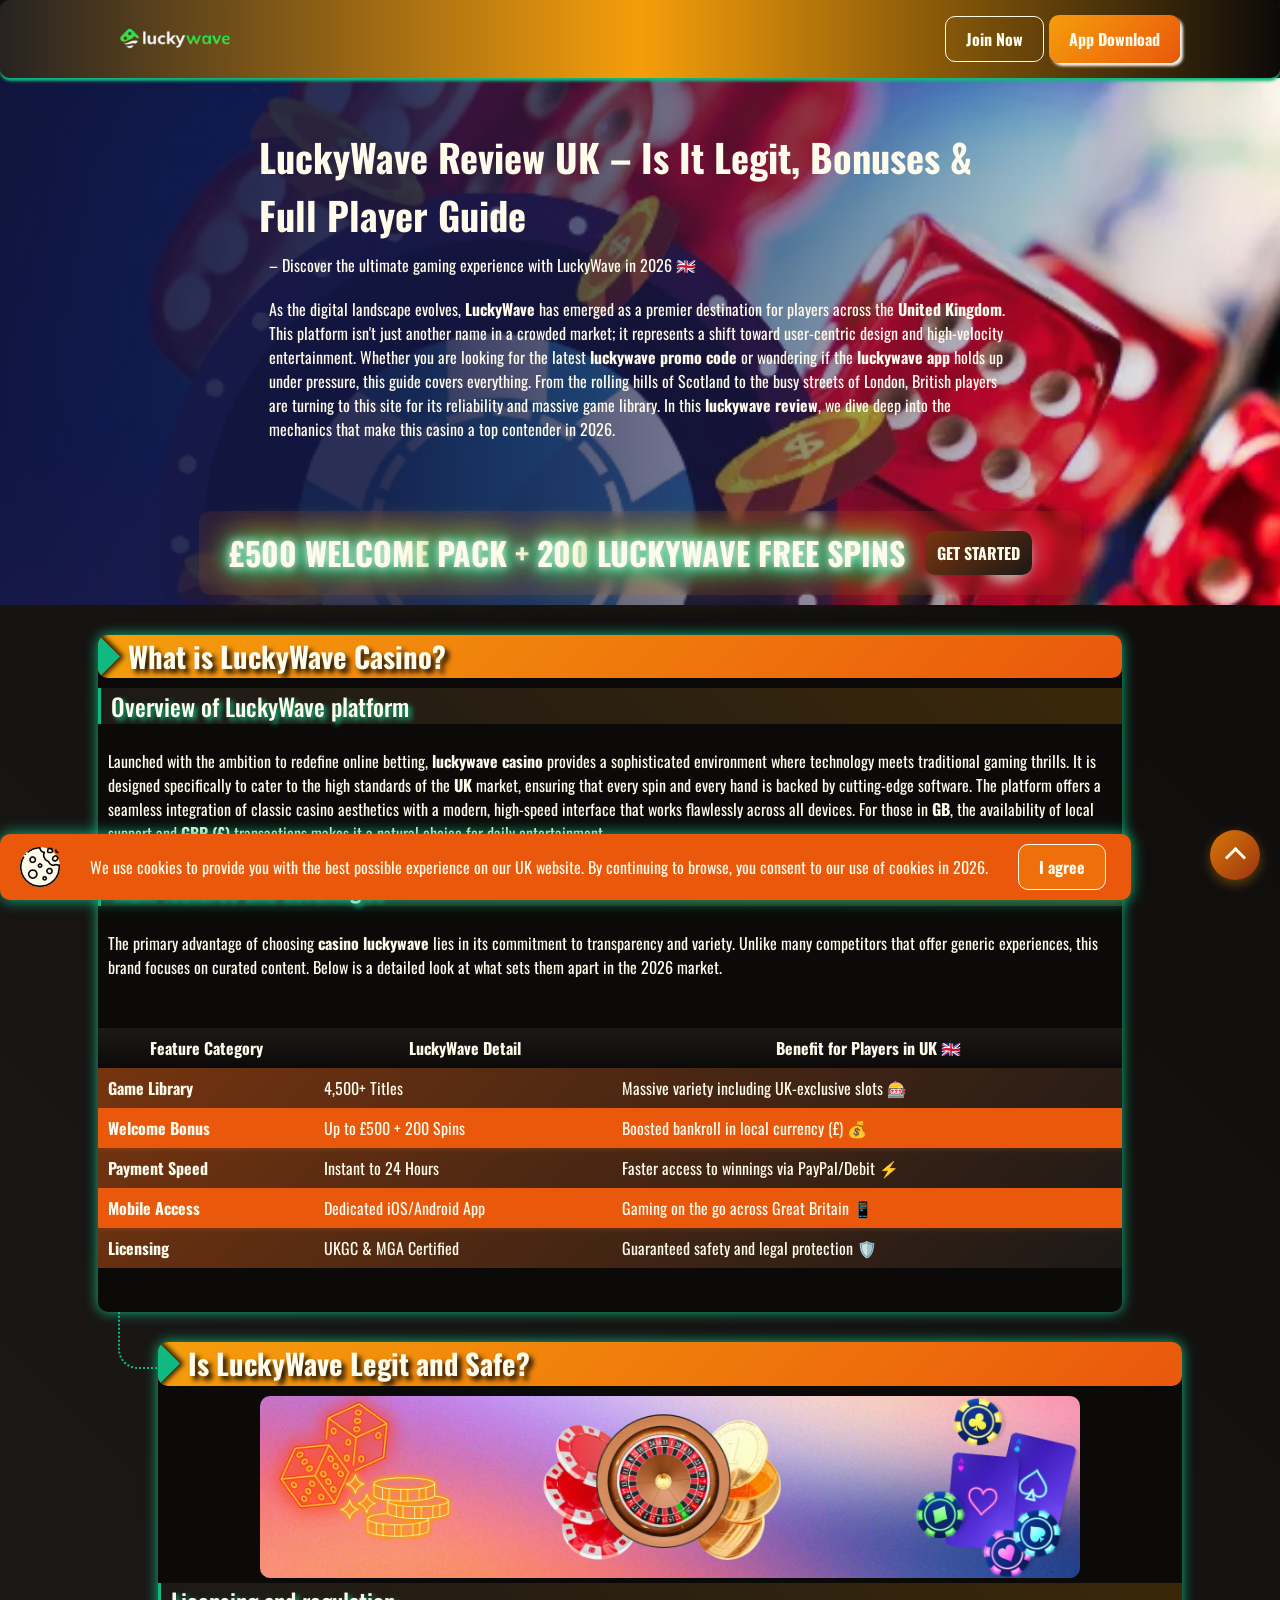
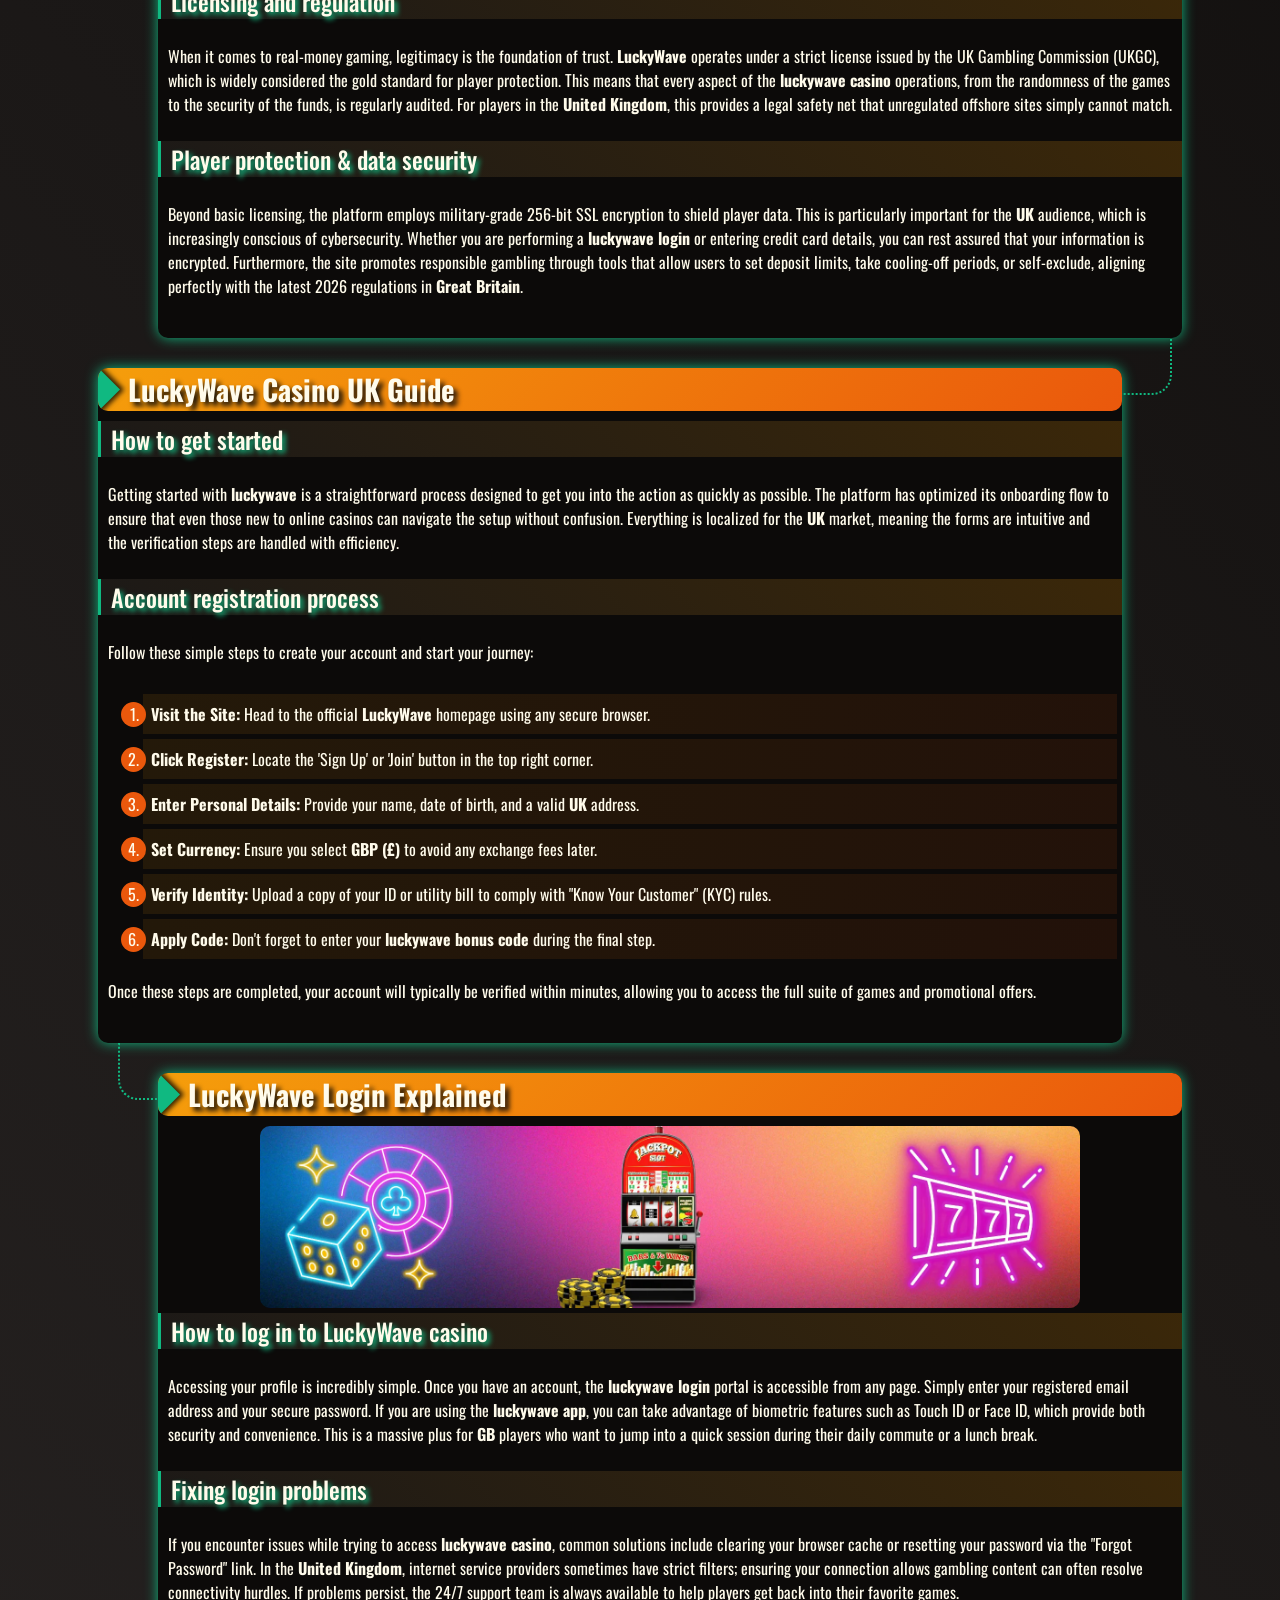
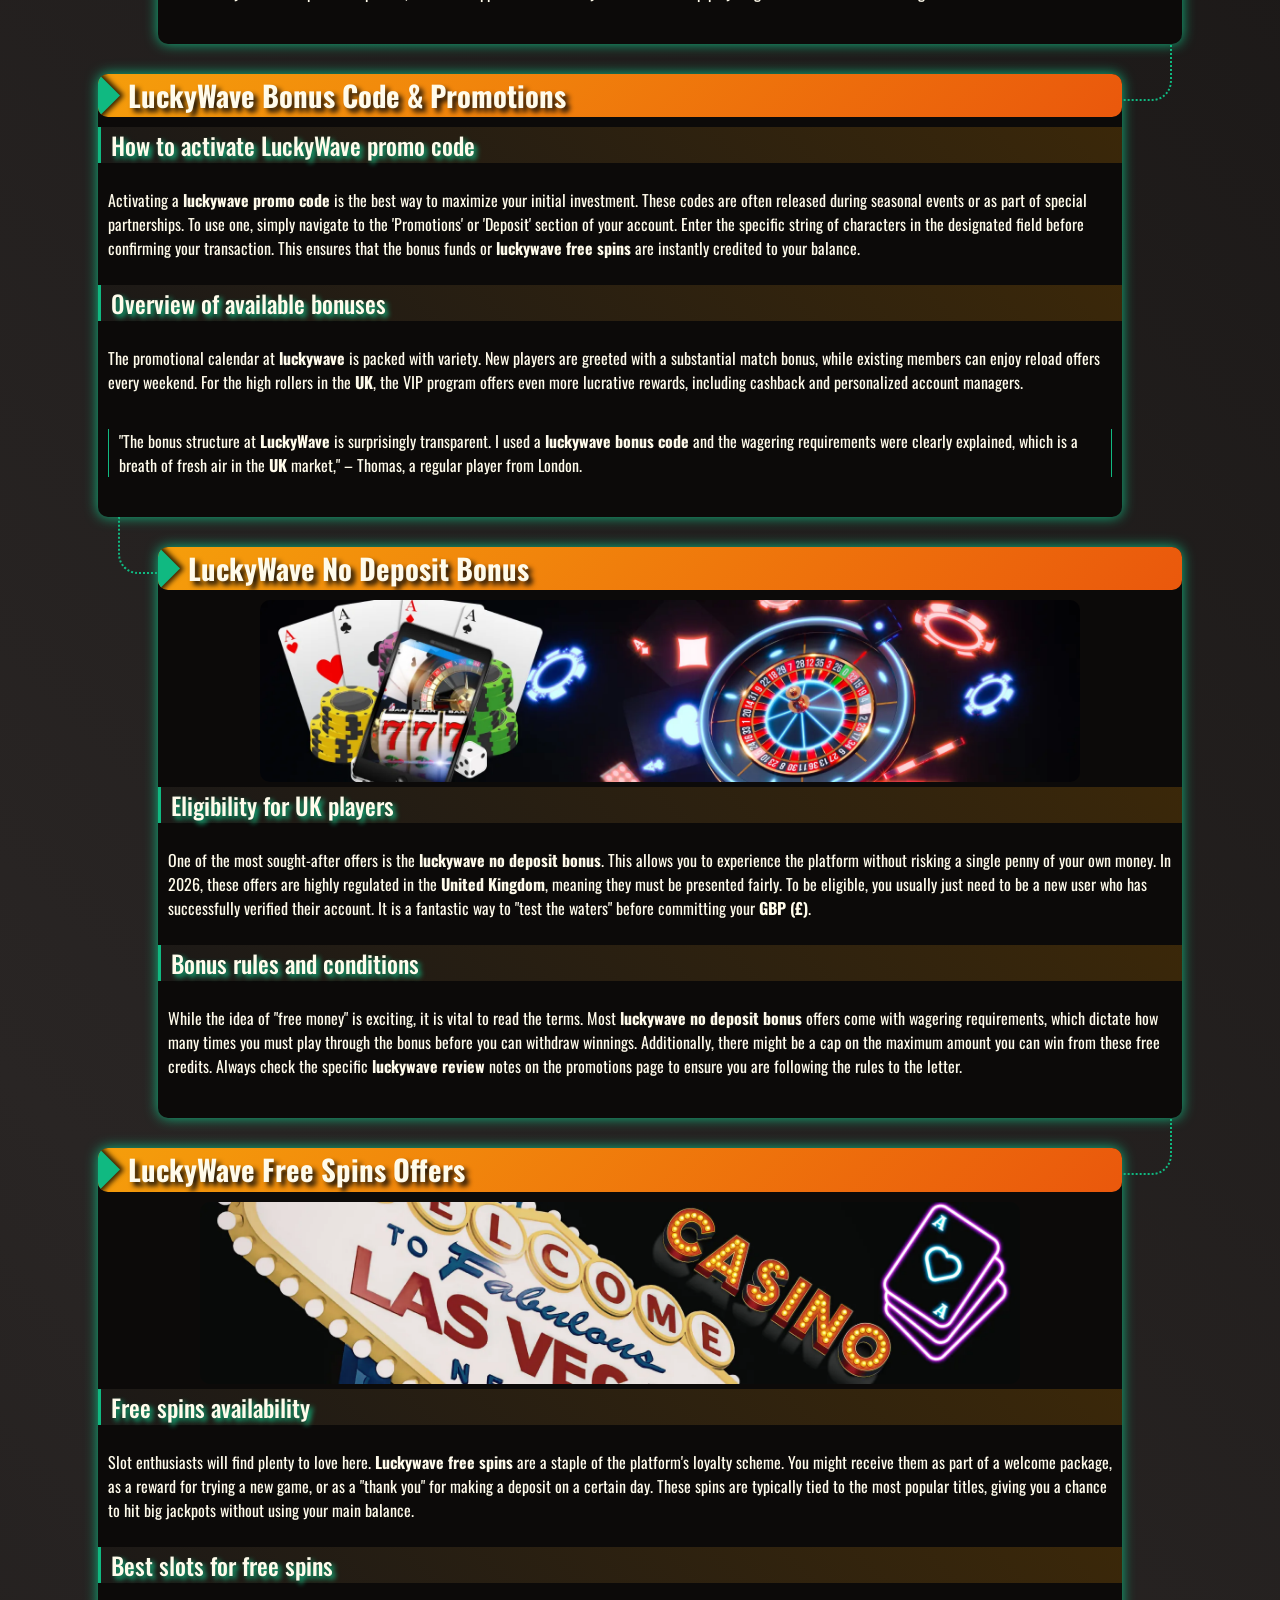
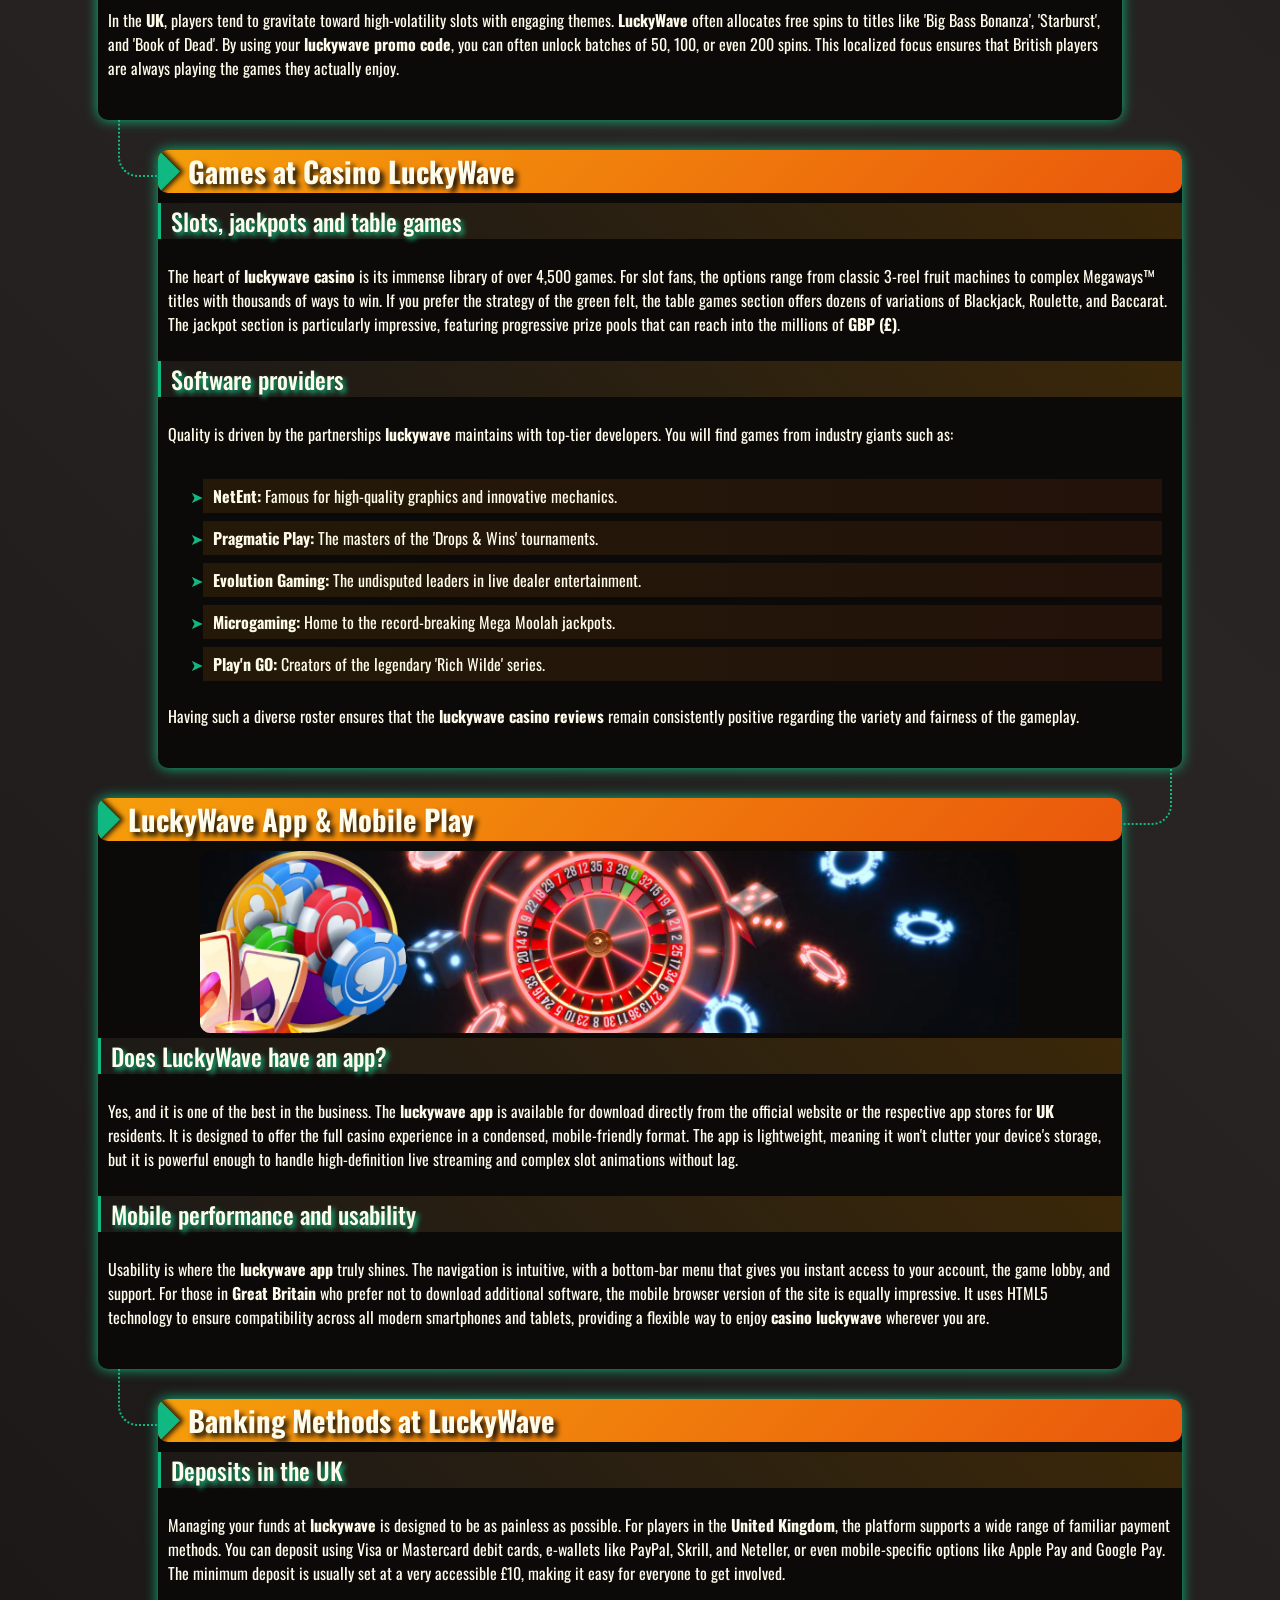
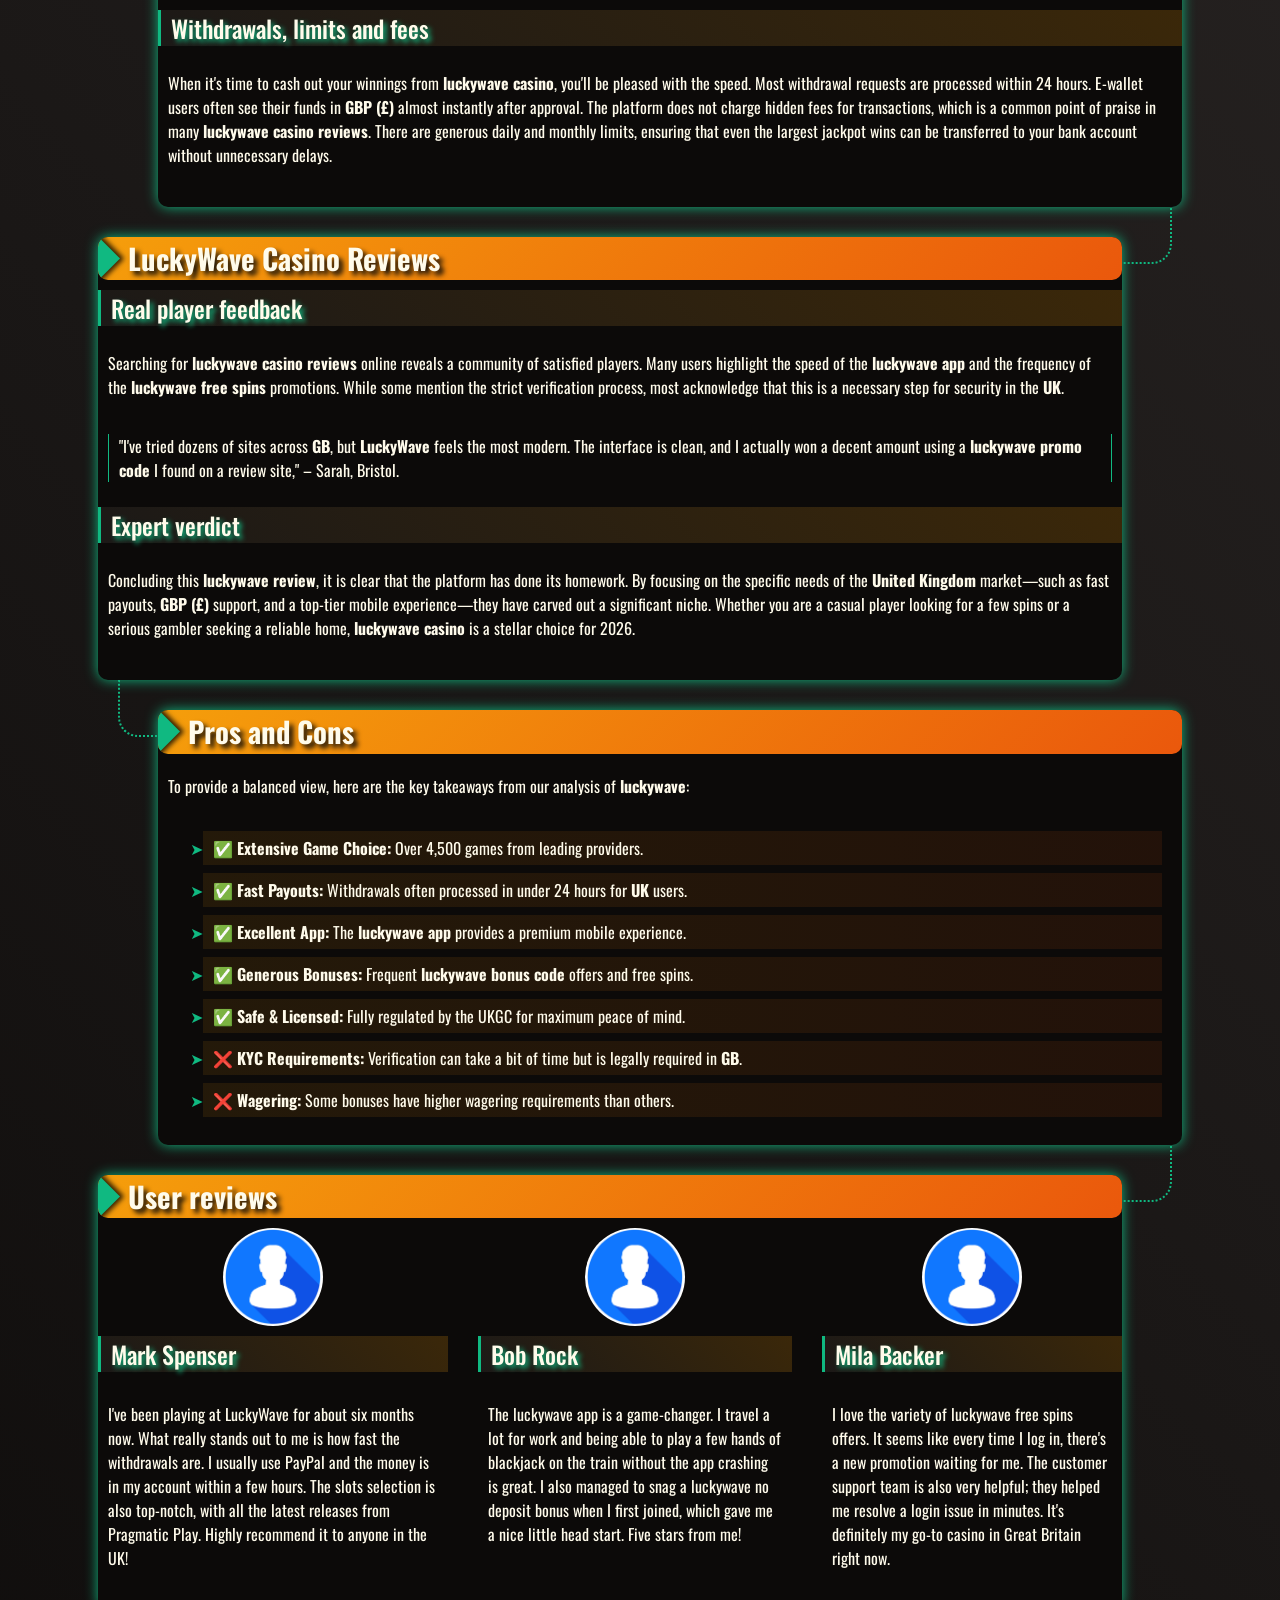
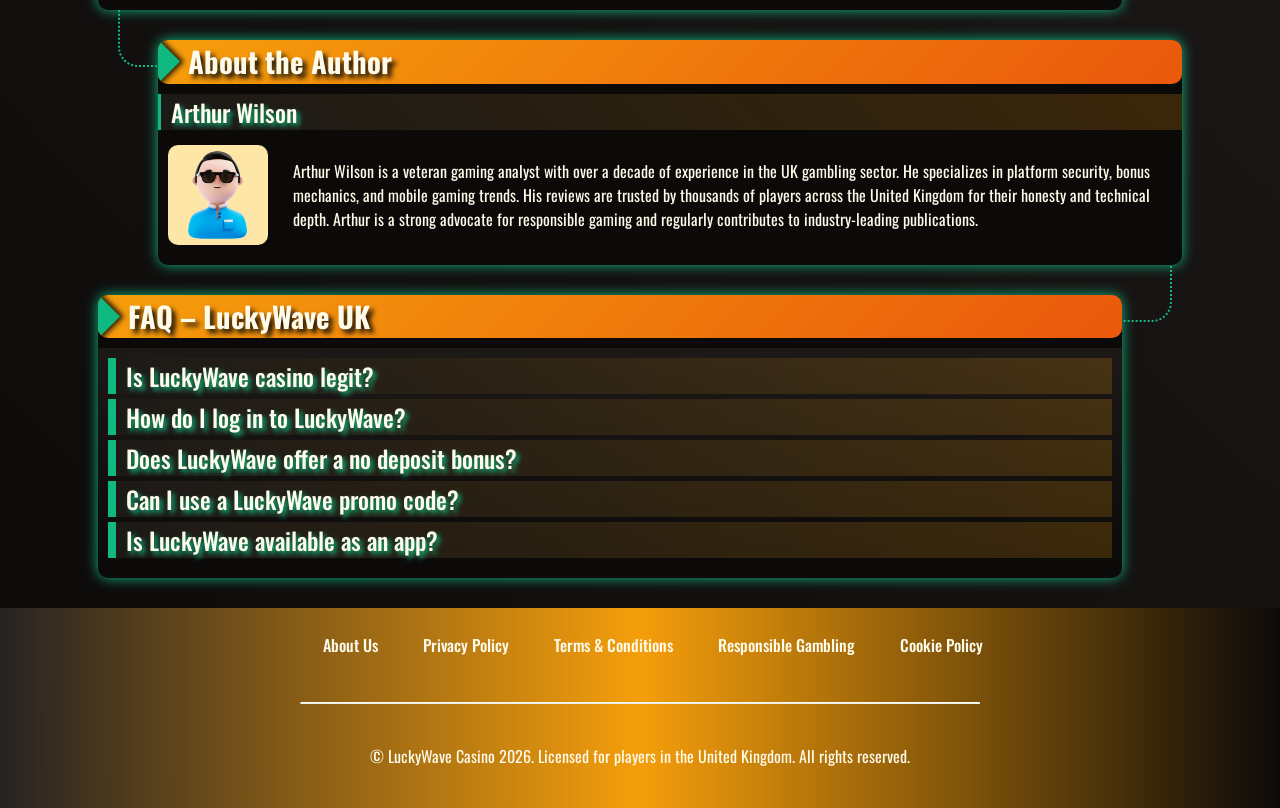
<file: index.html>
<!DOCTYPE html>
<html lang="en">

<head>
    <meta charset="UTF-8">
    <meta name="viewport" content="width=device-width, initial-scale=1.0">
    <link rel="stylesheet" href="style.css">
    <link rel="shortcut icon" href="favicon.ico" type="image/x-icon">
    <title>LuckyWave Review UK ⭐ Is It Legit? Bonus, Login & App Guide</title>
    <meta name="description"
        content="Is LuckyWave Casino legit in the UK? Read our full review with bonus details, login steps, mobile app info and payment methods.">
    <meta name="googlebot" content="index, follow, noarchive, max-snippet:-1">

    <link rel="alternate" hreflang="en-GB" href="https://www.theplasticbagcompany.co.uk/en-gb/">
    <link rel="alternate" hreflang="x-default" href="https://www.theplasticbagcompany.co.uk/">
    <link rel="canonical" href="https://www.theplasticbagcompany.co.uk/en-gb/">

    <meta property="og:type" content="website" />
    <meta property="og:title" content="LuckyWave Review UK ⭐ Is It Legit? Bonus, Login & App Guide" />
    <meta property="og:description"
        content="Is LuckyWave Casino legit in the UK? Read our full review with bonus details, login steps, mobile app info and payment methods." />
    <meta property="og:url" content="https://www.theplasticbagcompany.co.uk/" />
    <meta property="og:site_name" content="LuckyWave Casino" />
    <meta property="og:image" content="https://www.theplasticbagcompany.co.uk/img/1.webp" />
    <meta property="og:locale" content="en_GB" />

    <meta name="twitter:card" content="summary_large_image" />
    <meta name="twitter:title" content="LuckyWave Review UK ⭐ Is It Legit? Bonus, Login & App Guide" />
    <meta name="twitter:description"
        content="Is LuckyWave Casino legit in the UK? Read our full review with bonus details, login steps, mobile app info and payment methods." />
    <meta name="twitter:image" content="https://www.theplasticbagcompany.co.uk/img/1.webp" />

    <script type="application/ld+json">
    {
        "@context": "https://schema.org",
        "@type": "Article",
        "headline": "LuckyWave Review UK ⭐ Is It Legit? Bonus, Login & App Guide",
        "description": "Is LuckyWave Casino legit in the UK? Read our full review with bonus details, login steps, mobile app info and payment methods.",
        "mainEntityOfPage": {
            "@type": "WebPage",
            "@id": "https://www.theplasticbagcompany.co.uk/"
        },
        "author": {
            "@type": "Person",
            "name": "Arthur Wilson",
            "url": "https://www.theplasticbagcompany.co.uk/"
        },
        "publisher": {
            "@type": "Organization",
            "name": "LuckyWave Casino",
            "logo": {
                "@type": "ImageObject",
                "url": "https://www.theplasticbagcompany.co.uk/img/logo.webp"
            }
        },
        "datePublished": "2026-01-22",
        "dateModified": "2026-01-22"
    }
    </script>

    <script type="application/ld+json">
    {
        "@context": "https://schema.org",
        "@type": "WebSite",
        "url": "https://www.theplasticbagcompany.co.uk/",
        "name": "LuckyWave Casino",
        "description": "LuckyWave in the United Kingdom: gaming platform, bonuses, and comprehensive reviews.",
        "inLanguage": "en-GB"
    }
    </script>

    <script type="application/ld+json">
    {
        "@context": "https://schema.org",
        "@type": "BreadcrumbList",
        "itemListElement": [{
                "@type": "ListItem",
                "position": 1,
                "name": "Home",
                "item": "https://www.theplasticbagcompany.co.uk/"
            },
            {
                "@type": "ListItem",
                "position": 2,
                "name": "LuckyWave Review",
                "item": "https://www.theplasticbagcompany.co.uk/review/"
            }
        ]
    }
    </script>

    <script type="application/ld+json">
    {
      "@context": "https://schema.org",
      "@type": "FAQPage",
      "mainEntity": [
        {
          "@type": "Question",
          "name": "Is LuckyWave casino legit?",
          "acceptedAnswer": {
            "@type": "Answer",
            "text": "Yes, LuckyWave Casino is a fully licensed and regulated platform operating within the strict guidelines of the United Kingdom gambling authorities, ensuring safety and fair play for all users in 2026."
          }
        },
        {
          "@type": "Question",
          "name": "How do I log in to LuckyWave?",
          "acceptedAnswer": {
            "@type": "Answer",
            "text": "To perform a LuckyWave login, visit the official site, click the 'Login' button, and enter your registered email and password. You can also use the LuckyWave app for faster biometric access."
          }
        },
        {
          "@type": "Question",
          "name": "Does LuckyWave offer a no deposit bonus?",
          "acceptedAnswer": {
            "@type": "Answer",
            "text": "LuckyWave frequently provides a LuckyWave no deposit bonus to new players in the UK, often consisting of free spins or small cash credits to test the library."
          }
        },
        {
          "@type": "Question",
          "name": "Can I use a LuckyWave promo code?",
          "acceptedAnswer": {
            "@type": "Answer",
            "text": "Absolutely. You can apply a LuckyWave promo code or LuckyWave bonus code during the registration or deposit process to unlock exclusive welcome offers and match bonuses."
          }
        },
        {
          "@type": "Question",
          "name": "Is LuckyWave available as an app?",
          "acceptedAnswer": {
            "@type": "Answer",
            "text": "Yes, the LuckyWave app is available for both iOS and Android devices, providing a seamless mobile gaming experience for players in Great Britain."
          }
        }
      ]
    }
    </script>
</head>

<body>
    <header>
        <div class="logo">
            <a href="/"><img src="./img/logo.webp" alt="LuckyWave Casino logo" width="140" height="70"></a>
        </div>
        <div class="header-btn">
            <a href="/play/" rel="nofollow" content="noindex" class="h-violet-btn">Join Now</a>
            <a href="/play/" rel="nofollow" content="noindex" class="h-accent-btn">App Download</a>
        </div>
    </header>

    <main>
        <div class="promo">
            <div class="promo-l ">
                <h1>LuckyWave Review UK – Is It Legit, Bonuses & Full Player Guide</h1>
                <p class="txt">
                    – Discover the ultimate gaming experience with LuckyWave in 2026 🇬🇧
                </p>
                <p class="txt">
                    As the digital landscape evolves, <strong>LuckyWave</strong> has emerged as a premier destination
                    for players across the <strong>United Kingdom</strong>. This platform isn't just another name in a
                    crowded market; it represents a shift toward user-centric design and high-velocity entertainment.
                    Whether you are looking for the latest <strong>luckywave promo code</strong> or wondering if the
                    <strong>luckywave app</strong> holds up under pressure, this guide covers everything. From the
                    rolling hills of Scotland to the busy streets of London, British players are turning to this site
                    for its reliability and massive game library. In this <strong>luckywave review</strong>, we dive
                    deep into the mechanics that make this casino a top contender in 2026.
                </p>
            </div>

            <div class="promo-gift">
                <p class="txt-accent">
                    <span class="fast-flicker">£500 Welcome</span> pack + <span class="flicker">200</span> LuckyWave
                    free spins
                </p>

                <a href="/play/" rel="nofollow" content="noindex" class="btn-accent">Get Started</a>
            </div>
        </div>

        <div class="wrapper">

            <div class="container" id="what-is">
                <div class="container__header">
                    <h2>What is LuckyWave Casino?</h2>
                </div>
                <div class="container__body">
                    <h3>Overview of LuckyWave platform</h3>
                    <p class="txt">
                        Launched with the ambition to redefine online betting, <strong>luckywave casino</strong>
                        provides a sophisticated environment where technology meets traditional gaming thrills. It is
                        designed specifically to cater to the high standards of the <strong>UK</strong> market, ensuring
                        that every spin and every hand is backed by cutting-edge software. The platform offers a
                        seamless integration of classic casino aesthetics with a modern, high-speed interface that works
                        flawlessly across all devices. For those in <strong>GB</strong>, the availability of local
                        support and <strong>GBP (£)</strong> transactions makes it a natural choice for daily
                        entertainment.
                    </p>
                    <h3>Main features and advantages</h3>
                    <p class="txt">
                        The primary advantage of choosing <strong>casino luckywave</strong> lies in its commitment to
                        transparency and variety. Unlike many competitors that offer generic experiences, this brand
                        focuses on curated content. Below is a detailed look at what sets them apart in the 2026 market.
                    </p>
                    <div class="table-wrapper">
                        <table>
                            <thead>
                                <tr>
                                    <th>Feature Category</th>
                                    <th>LuckyWave Detail</th>
                                    <th>Benefit for Players in UK 🇬🇧</th>
                                </tr>
                            </thead>
                            <tbody>
                                <tr>
                                    <td class="row-title">Game Library</td>
                                    <td>4,500+ Titles</td>
                                    <td>Massive variety including UK-exclusive slots 🎰</td>
                                </tr>
                                <tr>
                                    <td class="row-title">Welcome Bonus</td>
                                    <td>Up to £500 + 200 Spins</td>
                                    <td>Boosted bankroll in local currency (£) 💰</td>
                                </tr>
                                <tr>
                                    <td class="row-title">Payment Speed</td>
                                    <td>Instant to 24 Hours</td>
                                    <td>Faster access to winnings via PayPal/Debit ⚡</td>
                                </tr>
                                <tr>
                                    <td class="row-title">Mobile Access</td>
                                    <td>Dedicated iOS/Android App</td>
                                    <td>Gaming on the go across Great Britain 📱</td>
                                </tr>
                                <tr>
                                    <td class="row-title">Licensing</td>
                                    <td>UKGC & MGA Certified</td>
                                    <td>Guaranteed safety and legal protection 🛡️</td>
                                </tr>
                            </tbody>
                        </table>
                    </div>
                </div>
            </div>

            <div class="container" id="legit-safe">
                <div class="container__header">
                    <h2>Is LuckyWave Legit and Safe?</h2>
                </div>
                <div class="container__body">
                    <div class="img">
                        <img src="./img/2.webp" alt="LuckyWave Casino Safety" width="1000" height="800">
                    </div>
                    <h3>Licensing and regulation</h3>
                    <p class="txt">
                        When it comes to real-money gaming, legitimacy is the foundation of trust.
                        <strong>LuckyWave</strong> operates under a strict license issued by the UK Gambling Commission
                        (UKGC), which is widely considered the gold standard for player protection. This means that
                        every aspect of the <strong>luckywave casino</strong> operations, from the randomness of the
                        games to the security of the funds, is regularly audited. For players in the <strong>United
                            Kingdom</strong>, this provides a legal safety net that unregulated offshore sites simply
                        cannot match.
                    </p>
                    <h3>Player protection & data security</h3>
                    <p class="txt">
                        Beyond basic licensing, the platform employs military-grade 256-bit SSL encryption to shield
                        player data. This is particularly important for the <strong>UK</strong> audience, which is
                        increasingly conscious of cybersecurity. Whether you are performing a <strong>luckywave
                            login</strong> or entering credit card details, you can rest assured that your information
                        is encrypted. Furthermore, the site promotes responsible gambling through tools that allow users
                        to set deposit limits, take cooling-off periods, or self-exclude, aligning perfectly with the
                        latest 2026 regulations in <strong>Great Britain</strong>.
                    </p>
                </div>
            </div>

            <div class="container" id="guide">
                <div class="container__header">
                    <h2>LuckyWave Casino UK Guide</h2>
                </div>
                <div class="container__body">
                    <h3>How to get started</h3>
                    <p class="txt">
                        Getting started with <strong>luckywave</strong> is a straightforward process designed to get you
                        into the action as quickly as possible. The platform has optimized its onboarding flow to ensure
                        that even those new to online casinos can navigate the setup without confusion. Everything is
                        localized for the <strong>UK</strong> market, meaning the forms are intuitive and the
                        verification steps are handled with efficiency.
                    </p>
                    <h3>Account registration process</h3>
                    <p class="txt">
                        Follow these simple steps to create your account and start your journey:
                    </p>
                    <ol>
                        <li><strong>Visit the Site:</strong> Head to the official <strong>LuckyWave</strong> homepage
                            using any secure browser.</li>
                        <li><strong>Click Register:</strong> Locate the 'Sign Up' or 'Join' button in the top right
                            corner.</li>
                        <li><strong>Enter Personal Details:</strong> Provide your name, date of birth, and a valid
                            <strong>UK</strong> address.
                        </li>
                        <li><strong>Set Currency:</strong> Ensure you select <strong>GBP (£)</strong> to avoid any
                            exchange fees later.</li>
                        <li><strong>Verify Identity:</strong> Upload a copy of your ID or utility bill to comply with
                            "Know Your Customer" (KYC) rules.</li>
                        <li><strong>Apply Code:</strong> Don't forget to enter your <strong>luckywave bonus
                                code</strong> during the final step.</li>
                    </ol>
                    <p class="txt">
                        Once these steps are completed, your account will typically be verified within minutes, allowing
                        you to access the full suite of games and promotional offers.
                    </p>
                </div>
            </div>

            <div class="container" id="login-explained">
                <div class="container__header">
                    <h2>LuckyWave Login Explained</h2>
                </div>
                <div class="container__body">
                    <div class="img">
                        <img src="./img/1.webp" alt="LuckyWave Login Guide" width="1000" height="800">
                    </div>
                    <h3>How to log in to LuckyWave casino</h3>
                    <p class="txt">
                        Accessing your profile is incredibly simple. Once you have an account, the <strong>luckywave
                            login</strong> portal is accessible from any page. Simply enter your registered email
                        address and your secure password. If you are using the <strong>luckywave app</strong>, you can
                        take advantage of biometric features such as Touch ID or Face ID, which provide both security
                        and convenience. This is a massive plus for <strong>GB</strong> players who want to jump into a
                        quick session during their daily commute or a lunch break.
                    </p>
                    <h3>Fixing login problems</h3>
                    <p class="txt">
                        If you encounter issues while trying to access <strong>luckywave casino</strong>, common
                        solutions include clearing your browser cache or resetting your password via the "Forgot
                        Password" link. In the <strong>United Kingdom</strong>, internet service providers sometimes
                        have strict filters; ensuring your connection allows gambling content can often resolve
                        connectivity hurdles. If problems persist, the 24/7 support team is always available to help
                        players get back into their favorite games.
                    </p>
                </div>
            </div>

            <div class="container" id="bonuses">
                <div class="container__header">
                    <h2>LuckyWave Bonus Code & Promotions</h2>
                </div>
                <div class="container__body">
                    <h3>How to activate LuckyWave promo code</h3>
                    <p class="txt">
                        Activating a <strong>luckywave promo code</strong> is the best way to maximize your initial
                        investment. These codes are often released during seasonal events or as part of special
                        partnerships. To use one, simply navigate to the 'Promotions' or 'Deposit' section of your
                        account. Enter the specific string of characters in the designated field before confirming your
                        transaction. This ensures that the bonus funds or <strong>luckywave free spins</strong> are
                        instantly credited to your balance.
                    </p>
                    <h3>Overview of available bonuses</h3>
                    <p class="txt">
                        The promotional calendar at <strong>luckywave</strong> is packed with variety. New players are
                        greeted with a substantial match bonus, while existing members can enjoy reload offers every
                        weekend. For the high rollers in the <strong>UK</strong>, the VIP program offers even more
                        lucrative rewards, including cashback and personalized account managers.
                    </p>
                    <p class="txt quote">
                        "The bonus structure at <strong>LuckyWave</strong> is surprisingly transparent. I used a
                        <strong>luckywave bonus code</strong> and the wagering requirements were clearly explained,
                        which is a breath of fresh air in the <strong>UK</strong> market," – Thomas, a regular player
                        from London.
                    </p>
                </div>
            </div>

            <div class="container" id="no-deposit">
                <div class="container__header">
                    <h2>LuckyWave No Deposit Bonus</h2>
                </div>
                <div class="container__body">
                    <div class="img">
                        <img src="./img/4.webp" alt="LuckyWave Login Guide" width="1000" height="800">
                    </div>
                    <h3>Eligibility for UK players</h3>
                    <p class="txt">
                        One of the most sought-after offers is the <strong>luckywave no deposit bonus</strong>. This
                        allows you to experience the platform without risking a single penny of your own money. In 2026,
                        these offers are highly regulated in the <strong>United Kingdom</strong>, meaning they must be
                        presented fairly. To be eligible, you usually just need to be a new user who has successfully
                        verified their account. It is a fantastic way to "test the waters" before committing your
                        <strong>GBP (£)</strong>.
                    </p>
                    <h3>Bonus rules and conditions</h3>
                    <p class="txt">
                        While the idea of "free money" is exciting, it is vital to read the terms. Most
                        <strong>luckywave no deposit bonus</strong> offers come with wagering requirements, which
                        dictate how many times you must play through the bonus before you can withdraw winnings.
                        Additionally, there might be a cap on the maximum amount you can win from these free credits.
                        Always check the specific <strong>luckywave review</strong> notes on the promotions page to
                        ensure you are following the rules to the letter.
                    </p>
                </div>
            </div>

            <div class="container" id="free-spins">
                <div class="container__header">
                    <h2>LuckyWave Free Spins Offers</h2>
                </div>
                <div class="container__body">
                    <div class="img">
                        <img src="./img/3.webp" alt="LuckyWave Free Spins" width="1000" height="800">
                    </div>
                    <h3>Free spins availability</h3>
                    <p class="txt">
                        Slot enthusiasts will find plenty to love here. <strong>Luckywave free spins</strong> are a
                        staple of the platform's loyalty scheme. You might receive them as part of a welcome package, as
                        a reward for trying a new game, or as a "thank you" for making a deposit on a certain day. These
                        spins are typically tied to the most popular titles, giving you a chance to hit big jackpots
                        without using your main balance.
                    </p>
                    <h3>Best slots for free spins</h3>
                    <p class="txt">
                        In the <strong>UK</strong>, players tend to gravitate toward high-volatility slots with engaging
                        themes. <strong>LuckyWave</strong> often allocates free spins to titles like 'Big Bass Bonanza',
                        'Starburst', and 'Book of Dead'. By using your <strong>luckywave promo code</strong>, you can
                        often unlock batches of 50, 100, or even 200 spins. This localized focus ensures that British
                        players are always playing the games they actually enjoy.
                    </p>
                </div>
            </div>

            <div class="container" id="games">
                <div class="container__header">
                    <h2>Games at Casino LuckyWave</h2>
                </div>
                <div class="container__body">
                    <h3>Slots, jackpots and table games</h3>
                    <p class="txt">
                        The heart of <strong>luckywave casino</strong> is its immense library of over 4,500 games. For
                        slot fans, the options range from classic 3-reel fruit machines to complex Megaways™ titles with
                        thousands of ways to win. If you prefer the strategy of the green felt, the table games section
                        offers dozens of variations of Blackjack, Roulette, and Baccarat. The jackpot section is
                        particularly impressive, featuring progressive prize pools that can reach into the millions of
                        <strong>GBP (£)</strong>.
                    </p>
                    <h3>Software providers</h3>
                    <p class="txt">
                        Quality is driven by the partnerships <strong>luckywave</strong> maintains with top-tier
                        developers. You will find games from industry giants such as:
                    </p>
                    <ul class="item-list">
                        <li><strong>NetEnt:</strong> Famous for high-quality graphics and innovative mechanics.</li>
                        <li><strong>Pragmatic Play:</strong> The masters of the 'Drops & Wins' tournaments.</li>
                        <li><strong>Evolution Gaming:</strong> The undisputed leaders in live dealer entertainment.</li>
                        <li><strong>Microgaming:</strong> Home to the record-breaking Mega Moolah jackpots.</li>
                        <li><strong>Play'n GO:</strong> Creators of the legendary 'Rich Wilde' series.</li>
                    </ul>
                    <p class="txt">
                        Having such a diverse roster ensures that the <strong>luckywave casino reviews</strong> remain
                        consistently positive regarding the variety and fairness of the gameplay.
                    </p>
                </div>
            </div>

            <div class="container" id="mobile-app">
                <div class="container__header">
                    <h2>LuckyWave App & Mobile Play</h2>
                </div>
                <div class="container__body">
                    <div class="img">
                        <img src="./img/5.webp" alt="LuckyWave App & Mobile Play" width="1000" height="800">
                    </div>
                    <h3>Does LuckyWave have an app?</h3>
                    <p class="txt">
                        Yes, and it is one of the best in the business. The <strong>luckywave app</strong> is available
                        for download directly from the official website or the respective app stores for
                        <strong>UK</strong> residents. It is designed to offer the full casino experience in a
                        condensed, mobile-friendly format. The app is lightweight, meaning it won't clutter your
                        device's storage, but it is powerful enough to handle high-definition live streaming and complex
                        slot animations without lag.
                    </p>
                    <h3>Mobile performance and usability</h3>
                    <p class="txt">
                        Usability is where the <strong>luckywave app</strong> truly shines. The navigation is intuitive,
                        with a bottom-bar menu that gives you instant access to your account, the game lobby, and
                        support. For those in <strong>Great Britain</strong> who prefer not to download additional
                        software, the mobile browser version of the site is equally impressive. It uses HTML5 technology
                        to ensure compatibility across all modern smartphones and tablets, providing a flexible way to
                        enjoy <strong>casino luckywave</strong> wherever you are.
                    </p>
                </div>
            </div>

            <div class="container" id="banking">
                <div class="container__header">
                    <h2>Banking Methods at LuckyWave</h2>
                </div>
                <div class="container__body">
                    <h3>Deposits in the UK</h3>
                    <p class="txt">
                        Managing your funds at <strong>luckywave</strong> is designed to be as painless as possible. For
                        players in the <strong>United Kingdom</strong>, the platform supports a wide range of familiar
                        payment methods. You can deposit using Visa or Mastercard debit cards, e-wallets like PayPal,
                        Skrill, and Neteller, or even mobile-specific options like Apple Pay and Google Pay. The minimum
                        deposit is usually set at a very accessible £10, making it easy for everyone to get involved.
                    </p>
                    <h3>Withdrawals, limits and fees</h3>
                    <p class="txt">
                        When it's time to cash out your winnings from <strong>luckywave casino</strong>, you'll be
                        pleased with the speed. Most withdrawal requests are processed within 24 hours. E-wallet users
                        often see their funds in <strong>GBP (£)</strong> almost instantly after approval. The platform
                        does not charge hidden fees for transactions, which is a common point of praise in many
                        <strong>luckywave casino reviews</strong>. There are generous daily and monthly limits, ensuring
                        that even the largest jackpot wins can be transferred to your bank account without unnecessary
                        delays.
                    </p>
                </div>
            </div>

            <div class="container" id="reviews-verdict">
                <div class="container__header">
                    <h2>LuckyWave Casino Reviews</h2>
                </div>
                <div class="container__body">
                    <h3>Real player feedback</h3>
                    <p class="txt">
                        Searching for <strong>luckywave casino reviews</strong> online reveals a community of satisfied
                        players. Many users highlight the speed of the <strong>luckywave app</strong> and the frequency
                        of the <strong>luckywave free spins</strong> promotions. While some mention the strict
                        verification process, most acknowledge that this is a necessary step for security in the
                        <strong>UK</strong>.
                    </p>
                    <p class="txt quote">
                        "I've tried dozens of sites across <strong>GB</strong>, but <strong>LuckyWave</strong> feels the
                        most modern. The interface is clean, and I actually won a decent amount using a
                        <strong>luckywave promo code</strong> I found on a review site," – Sarah, Bristol.
                    </p>
                    <h3>Expert verdict</h3>
                    <p class="txt">
                        Concluding this <strong>luckywave review</strong>, it is clear that the platform has done its
                        homework. By focusing on the specific needs of the <strong>United Kingdom</strong> market—such
                        as fast payouts, <strong>GBP (£)</strong> support, and a top-tier mobile experience—they have
                        carved out a significant niche. Whether you are a casual player looking for a few spins or a
                        serious gambler seeking a reliable home, <strong>luckywave casino</strong> is a stellar choice
                        for 2026.
                    </p>
                </div>
            </div>

            <div class="container" id="pros-cons">
                <div class="container__header">
                    <h2>Pros and Cons</h2>
                </div>
                <div class="container__body">
                    <p class="txt">
                        To provide a balanced view, here are the key takeaways from our analysis of
                        <strong>luckywave</strong>:
                    </p>
                    <ul class="item-list">
                        <li>✅ <strong>Extensive Game Choice:</strong> Over 4,500 games from leading providers.</li>
                        <li>✅ <strong>Fast Payouts:</strong> Withdrawals often processed in under 24 hours for
                            <strong>UK</strong> users.
                        </li>
                        <li>✅ <strong>Excellent App:</strong> The <strong>luckywave app</strong> provides a premium
                            mobile experience.</li>
                        <li>✅ <strong>Generous Bonuses:</strong> Frequent <strong>luckywave bonus code</strong> offers
                            and free spins.</li>
                        <li>✅ <strong>Safe & Licensed:</strong> Fully regulated by the UKGC for maximum peace of mind.
                        </li>
                        <li>❌ <strong>KYC Requirements:</strong> Verification can take a bit of time but is legally
                            required in <strong>GB</strong>.</li>
                        <li>❌ <strong>Wagering:</strong> Some bonuses have higher wagering requirements than others.
                        </li>
                    </ul>
                </div>
            </div>

            <div class="container" id="user-reviews">
                <div class="container__header">
                    <h2>User reviews</h2>
                </div>
                <div class="container__body">
                    <div class="comparison-list">
                        <div class="rewiev-item">
                            <img src="./img/user.webp" alt="User1" class="user-img">
                            <h3>Mark Spenser</h3>
                            <p class="txt">I've been playing at LuckyWave for about six months now. What really stands
                                out to me is how fast the withdrawals are. I usually use PayPal and the money is in my
                                account within a few hours. The slots selection is also top-notch, with all the latest
                                releases from Pragmatic Play. Highly recommend it to anyone in the UK!</p>
                        </div>
                        <div class="rewiev-item">
                            <img src="./img/user.webp" alt="user2" class="user-img">
                            <h3>Bob Rock</h3>
                            <p class="txt">The luckywave app is a game-changer. I travel a lot for work and being able
                                to play a few hands of blackjack on the train without the app crashing is great. I also
                                managed to snag a luckywave no deposit bonus when I first joined, which gave me a nice
                                little head start. Five stars from me!
                            </p>
                        </div>
                        <div class="rewiev-item">
                            <img src="./img/user.webp" alt="user3" class="user-img">
                            <h3>Mila Backer</h3>
                            <p class="txt">I love the variety of luckywave free spins offers. It seems like every time I
                                log in, there's a new promotion waiting for me. The customer support team is also very
                                helpful; they helped me resolve a login issue in minutes. It's definitely my go-to
                                casino in Great Britain right now.
                            </p>
                        </div>
                    </div>
                </div>
            </div>

            <div class="container" id="author">
                <div class="container__header">
                    <h2>About the Author</h2>
                </div>
                <div class="container__body">
                    <h3>Arthur Wilson</h3>
                    <div class="about-author">
                        <img src="./img/author.webp" alt="Author" class="author-img">
                        <p class="txt">Arthur Wilson is a veteran gaming analyst with over a decade of experience in the
                            UK gambling sector. He specializes in platform security, bonus mechanics, and mobile gaming
                            trends. His reviews are trusted by thousands of players across the United Kingdom for their
                            honesty and technical depth. Arthur is a strong advocate for responsible gaming and
                            regularly contributes to industry-leading publications.</p>
                    </div>
                </div>
            </div>

            <div class="container" id="faq">
                <div class="container__header">
                    <h2>FAQ – LuckyWave UK</h2>
                </div>

                <div class="faq-content">
                    <details class="qa-content__item">
                        <summary>
                            <h3 class="qa-title">
                                Is LuckyWave casino legit?
                            </h3>
                        </summary>
                        <div class="qa-answaer">
                            Yes, <strong>LuckyWave casino</strong> is completely legitimate. It holds a license from the
                            UK Gambling Commission, ensuring it meets all legal and safety standards for operating in
                            the <strong>United Kingdom</strong>.
                        </div>
                    </details>

                    <details class="qa-content__item">
                        <summary>
                            <h3 class="qa-title">
                                How do I log in to LuckyWave?
                            </h3>
                        </summary>
                        <div class="qa-answaer">
                            You can perform a <strong>luckywave login</strong> by visiting the official website and
                            entering your credentials, or by using the biometric login features on the <strong>luckywave
                                app</strong>.
                        </div>
                    </details>

                    <details class="qa-content__item">
                        <summary>
                            <h3 class="qa-title">
                                Does LuckyWave offer a no deposit bonus?
                            </h3>
                        </summary>
                        <div class="qa-answaer">
                            Yes, the <strong>luckywave no deposit bonus</strong> is a frequent promotion for new players
                            in the <strong>UK</strong>, allowing you to try out games without an initial deposit.
                        </div>
                    </details>

                    <details class="qa-content__item">
                        <summary>
                            <h3 class="qa-title">
                                Can I use a LuckyWave promo code?
                            </h3>
                        </summary>
                        <div class="qa-answaer">
                            Absolutely! You can enter a <strong>luckywave promo code</strong> or <strong>luckywave bonus
                                code</strong> in the cashier section to unlock special deposit matches and
                            <strong>luckywave free spins</strong>.
                        </div>
                    </details>

                    <details class="qa-content__item">
                        <summary>
                            <h3 class="qa-title">
                                Is LuckyWave available as an app?
                            </h3>
                        </summary>
                        <div class="qa-answaer">
                            Yes, the <strong>luckywave app</strong> is available for both iOS and Android, providing a
                            dedicated and high-performance mobile gaming experience for players in <strong>GB</strong>.
                        </div>
                    </details>
                </div>
            </div>
        </div>
        <div class="top-btn">
            <a href="#"></a>
        </div>
        <input type="checkbox" id="cookie-check" class="cookie-checkbox" hidden>
        <div class="cookie-modal">
            <div class="icon">
                <img src="./img/cookie_icon.webp" alt="cookie icon">
            </div>
            <p class="txt">We use cookies to provide you with the best possible experience on our UK website. By
                continuing to browse, you consent to our use of cookies in 2026.</p>
            <label for="cookie-check" class="h-violet-btn agree">I agree</label>
        </div>
    </main>

    <footer>
        <ul class="f-nav">
            <li>
                <a href="/about-us/">About Us</a>
            </li>
            <li>
                <a href="/privacy-policy/">Privacy Policy</a>
            </li>
            <li>
                <a href="/terms-and-conditions/">Terms & Conditions</a>
            </li>
            <li>
                <a href="/responsible-gambling/">Responsible Gambling</a>
            </li>
            <li>
                <a href="/cookie-policy/">Cookie Policy</a>
            </li>
        </ul>


        <hr>

        <p class="txt">
            © LuckyWave Casino 2026. Licensed for players in the United Kingdom. All rights reserved.
        </p>
    </footer>
</body>

</html>
</file>
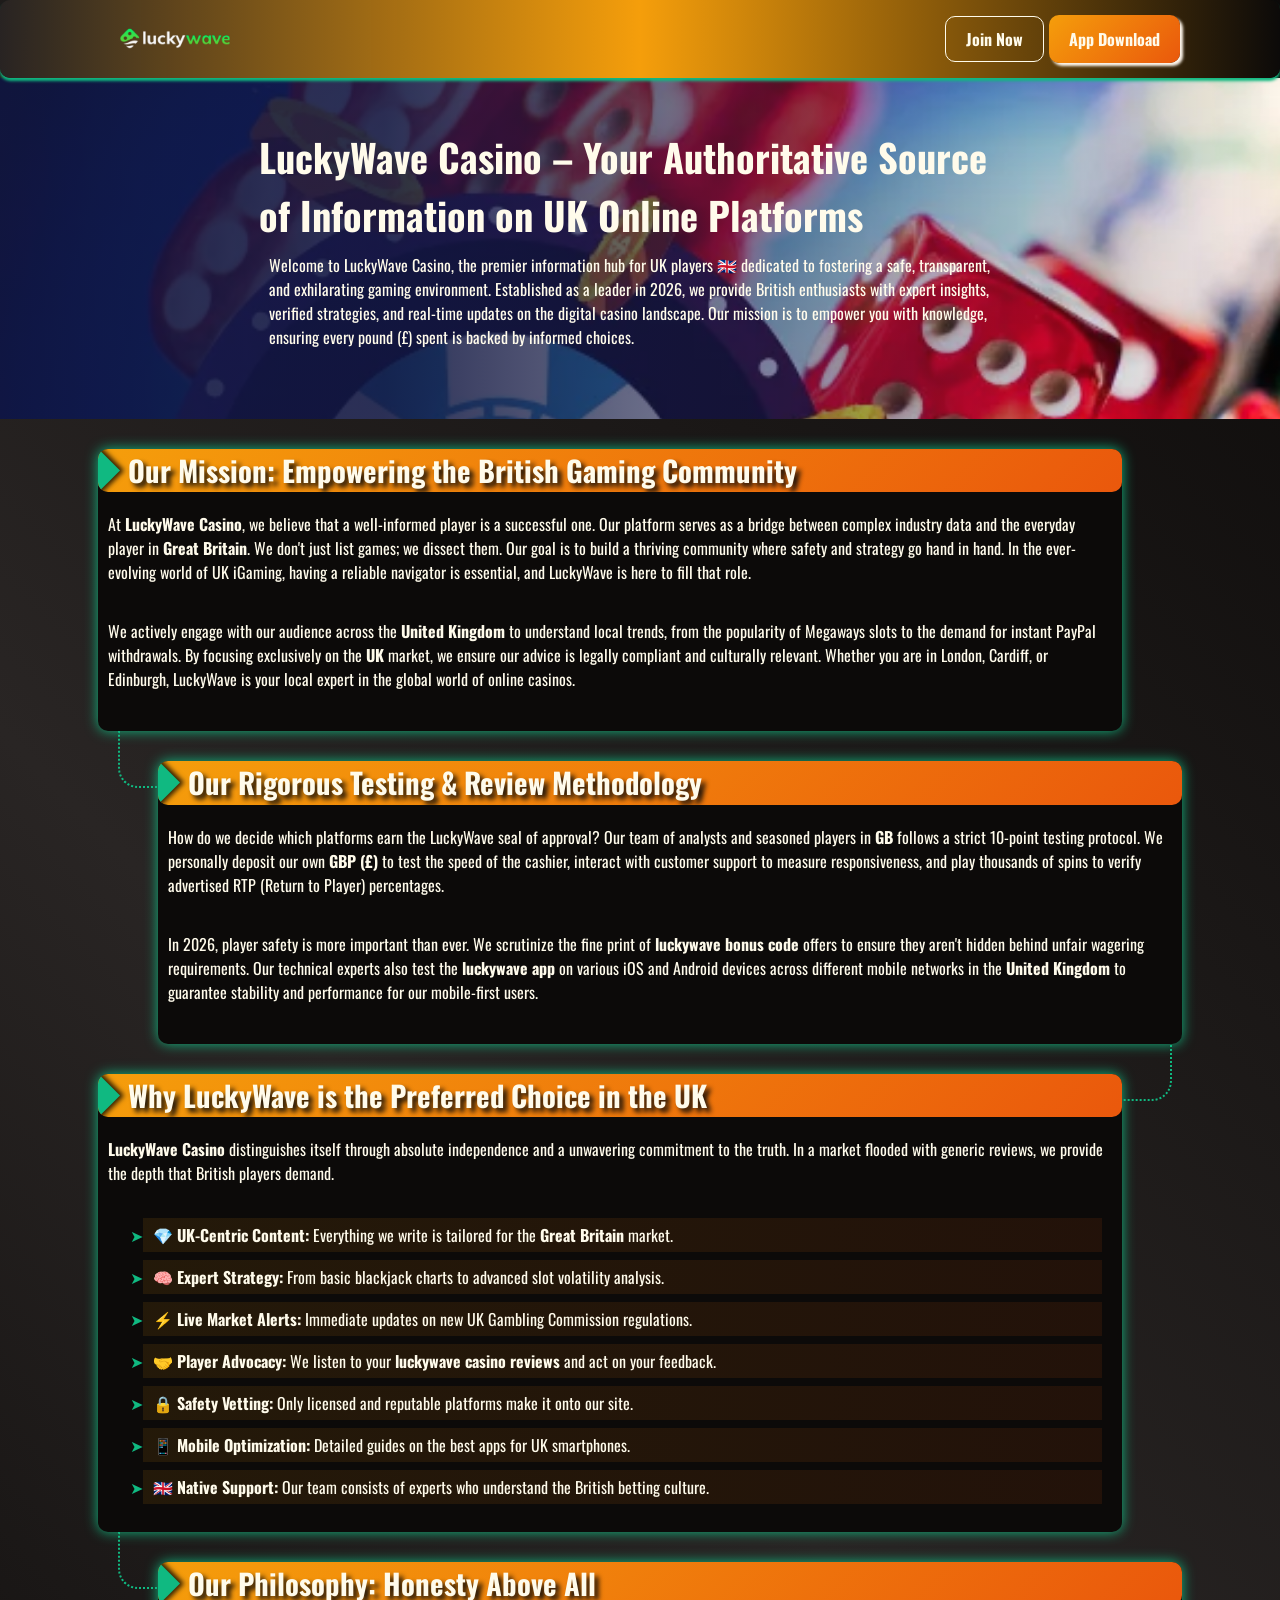
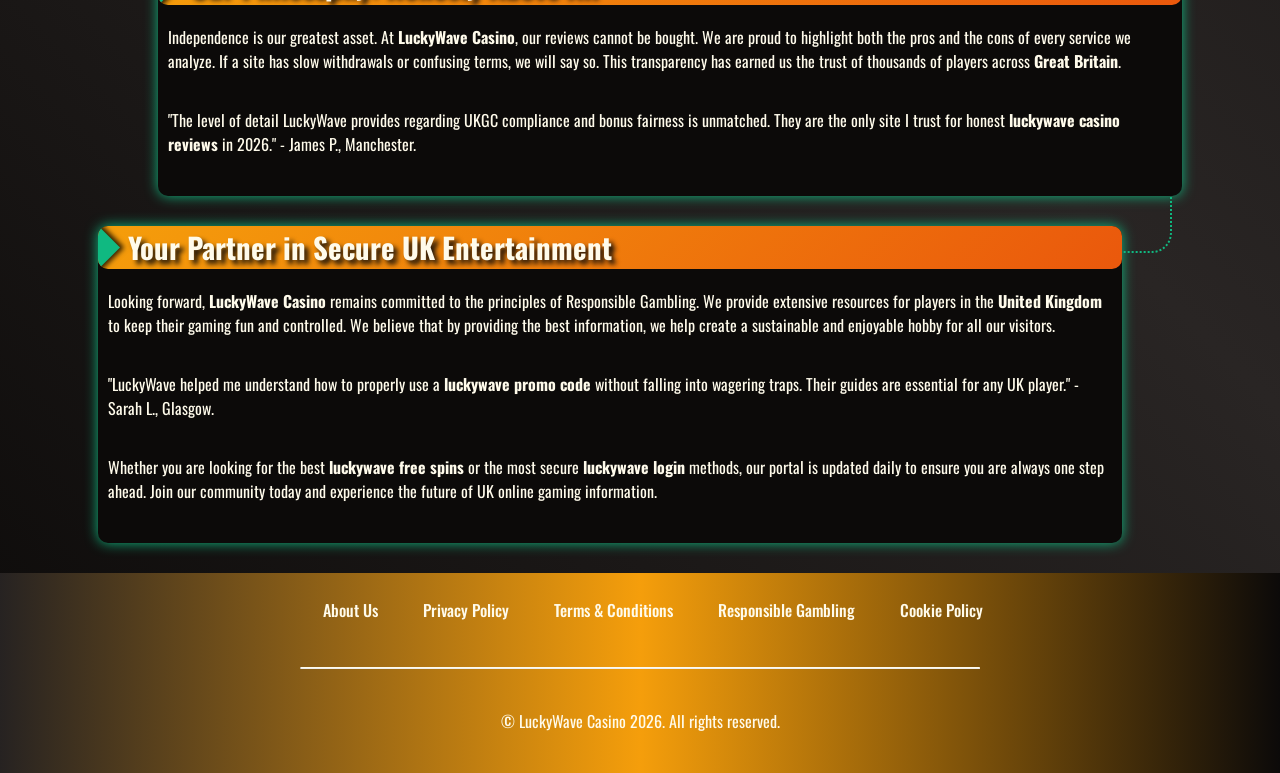
<file: about-us/index.html>
<!DOCTYPE html>
<html lang="en">

<head>
    <meta charset="UTF-8">
    <meta name="viewport" content="width=device-width, initial-scale=1.0">
    <link rel="stylesheet" href="/style.css">
    <link rel="shortcut icon" href="/favicon.ico" type="image/x-icon">
    <title>About LuckyWave Casino – Your Trusted UK Gaming Authority in 2026</title>
    <meta name="description"
        content="Discover the story behind LuckyWave: our expert testing methods, player-first philosophy, and dedication to the UK online casino community.">
    <meta name="googlebot" content="index,follow,noarchive">

    <link rel="canonical" href="https://www.theplasticbagcompany.co.uk/about-us/">

    <meta property="og:type" content="website" />
    <meta property="og:title" content="About LuckyWave Casino – Your Trusted UK Gaming Authority" />
    <meta property="og:description"
        content="Complete guides and proven strategies for LuckyWave players in the United Kingdom." />
    <meta property="og:url" content="https://www.theplasticbagcompany.co.uk/about-us/" />
    <meta property="og:site_name" content="LuckyWave Casino" />
    <meta property="og:image" content="https://www.theplasticbagcompany.co.uk/img/1.webp" />
    <meta property="og:locale" content="en_GB" />
</head>

<body>

    <header>
        <div class="logo">
            <a href="/"><img src="/img/logo.webp" alt="LuckyWave Casino logo" width="140" height="70"></a>
        </div>

        <div class="header-btn">
            <a href="/play/" rel="nofollow" content="noindex" class="h-violet-btn">Join Now</a>
            <a href="/play/" rel="nofollow" content="noindex" class="h-accent-btn">App Download</a>
        </div>
    </header>

    <main>
        <div class="promo">
            <div class="promo-l">
                <h1>LuckyWave Casino – Your Authoritative Source of Information on UK Online Platforms</h1>
                <p class="txt">
                    Welcome to LuckyWave Casino, the premier information hub for UK players 🇬🇧 dedicated to fostering
                    a
                    safe, transparent, and exhilarating gaming environment. Established as a leader in 2026, we provide
                    British enthusiasts with expert insights, verified strategies, and real-time updates on the digital
                    casino landscape. Our mission is to empower you with knowledge, ensuring every pound (£) spent
                    is backed by informed choices.
                </p>
            </div>
        </div>

        <div class="wrapper">
            <div class="container">
                <div class="container__header">
                    <h2>Our Mission: Empowering the British Gaming Community</h2>
                </div>
                <div class="container__body">
                    <p class="txt">
                        At <strong>LuckyWave Casino</strong>, we believe that a well-informed player is a successful
                        one.
                        Our platform serves as a bridge between complex industry data and the everyday player in
                        <strong>Great Britain</strong>.
                        We don't just list games; we dissect them. Our goal is to build a thriving community where
                        safety
                        and strategy go hand in hand. In the ever-evolving world of UK iGaming, having a reliable
                        navigator is essential, and LuckyWave is here to fill that role.
                    </p>
                    <p class="txt">
                        We actively engage with our audience across the <strong>United Kingdom</strong> to understand
                        local trends, from the popularity of Megaways slots to the demand for instant PayPal
                        withdrawals.
                        By focusing exclusively on the <strong>UK</strong> market, we ensure our advice is legally
                        compliant and culturally relevant. Whether you are in London, Cardiff, or Edinburgh, LuckyWave
                        is your local expert in the global world of online casinos.
                    </p>
                </div>
            </div>

            <div class="container">
                <div class="container__header">
                    <h2>Our Rigorous Testing & Review Methodology</h2>
                </div>
                <div class="container__body">
                    <p class="txt">
                        How do we decide which platforms earn the LuckyWave seal of approval? Our team of analysts
                        and seasoned players in <strong>GB</strong> follows a strict 10-point testing protocol. We
                        personally deposit our own <strong>GBP (£)</strong> to test the speed of the cashier,
                        interact with customer support to measure responsiveness, and play thousands of spins to
                        verify advertised RTP (Return to Player) percentages.
                    </p>
                    <p class="txt">
                        In 2026, player safety is more important than ever. We scrutinize the fine print of
                        <strong>luckywave bonus code</strong> offers to ensure they aren't hidden behind unfair
                        wagering requirements. Our technical experts also test the <strong>luckywave app</strong>
                        on various iOS and Android devices across different mobile networks in the <strong>United
                            Kingdom</strong>
                        to guarantee stability and performance for our mobile-first users.
                    </p>
                </div>
            </div>

            <div class="container">
                <div class="container__header">
                    <h2>Why LuckyWave is the Preferred Choice in the UK</h2>
                </div>
                <div class="container__body">
                    <p class="txt">
                        <strong>LuckyWave Casino</strong> distinguishes itself through absolute independence and a
                        unwavering commitment to the truth. In a market flooded with generic reviews, we provide the
                        depth that British players demand.
                    </p>
                    <ul>
                        <li>💎 <strong>UK-Centric Content:</strong> Everything we write is tailored for the
                            <strong>Great Britain</strong> market.
                        </li>
                        <li>🧠 <strong>Expert Strategy:</strong> From basic blackjack charts to advanced slot volatility
                            analysis.</li>
                        <li>⚡ <strong>Live Market Alerts:</strong> Immediate updates on new UK Gambling Commission
                            regulations.</li>
                        <li>🤝 <strong>Player Advocacy:</strong> We listen to your <strong>luckywave casino
                                reviews</strong> and act on your feedback.</li>
                        <li>🔒 <strong>Safety Vetting:</strong> Only licensed and reputable platforms make it onto our
                            site.</li>
                        <li>📱 <strong>Mobile Optimization:</strong> Detailed guides on the best apps for UK
                            smartphones.</li>
                        <li>🇬🇧 <strong>Native Support:</strong> Our team consists of experts who understand the
                            British betting culture.</li>
                    </ul>
                </div>
            </div>

            <div class="container">
                <div class="container__header">
                    <h2>Our Philosophy: Honesty Above All</h2>
                </div>
                <div class="container__body">
                    <p class="txt">
                        Independence is our greatest asset. At <strong>LuckyWave Casino</strong>, our reviews cannot
                        be bought. We are proud to highlight both the pros and the cons of every service we analyze.
                        If a site has slow withdrawals or confusing terms, we will say so. This transparency has
                        earned us the trust of thousands of players across <strong>Great Britain</strong>.
                    </p>
                    <p class="txt">
                        "The level of detail LuckyWave provides regarding UKGC compliance and bonus fairness is
                        unmatched. They are the only site I trust for honest <strong>luckywave casino reviews</strong>
                        in 2026." - James P., Manchester.
                    </p>
                </div>
            </div>

            <div class="container">
                <div class="container__header">
                    <h2>Your Partner in Secure UK Entertainment</h2>
                </div>
                <div class="container__body">
                    <p class="txt">
                        Looking forward, <strong>LuckyWave Casino</strong> remains committed to the principles of
                        Responsible Gambling. We provide extensive resources for players in the <strong>United
                            Kingdom</strong>
                        to keep their gaming fun and controlled. We believe that by providing the best information,
                        we help create a sustainable and enjoyable hobby for all our visitors.
                    </p>
                    <p class="txt">
                        "LuckyWave helped me understand how to properly use a <strong>luckywave promo code</strong>
                        without falling into wagering traps. Their guides are essential for any UK player." - Sarah L.,
                        Glasgow.
                    </p>
                    <p class="txt">
                        Whether you are looking for the best <strong>luckywave free spins</strong> or the most
                        secure <strong>luckywave login</strong> methods, our portal is updated daily to ensure
                        you are always one step ahead. Join our community today and experience the future of
                        UK online gaming information.
                    </p>
                </div>
            </div>
        </div>
    </main>

    <footer>
        <ul class="f-nav">
            <li><a href="/about-us/">About Us</a></li>
            <li><a href="/privacy-policy/">Privacy Policy</a></li>
            <li><a href="/terms-and-conditions/">Terms & Conditions</a></li>
            <li><a href="/responsible-gambling/">Responsible Gambling</a></li>
            <li><a href="/cookie-policy/">Cookie Policy</a></li>
        </ul>
        <hr>
        <p class="txt">© LuckyWave Casino 2026. All rights reserved.</p>
    </footer>
</body>

</html>
</file>
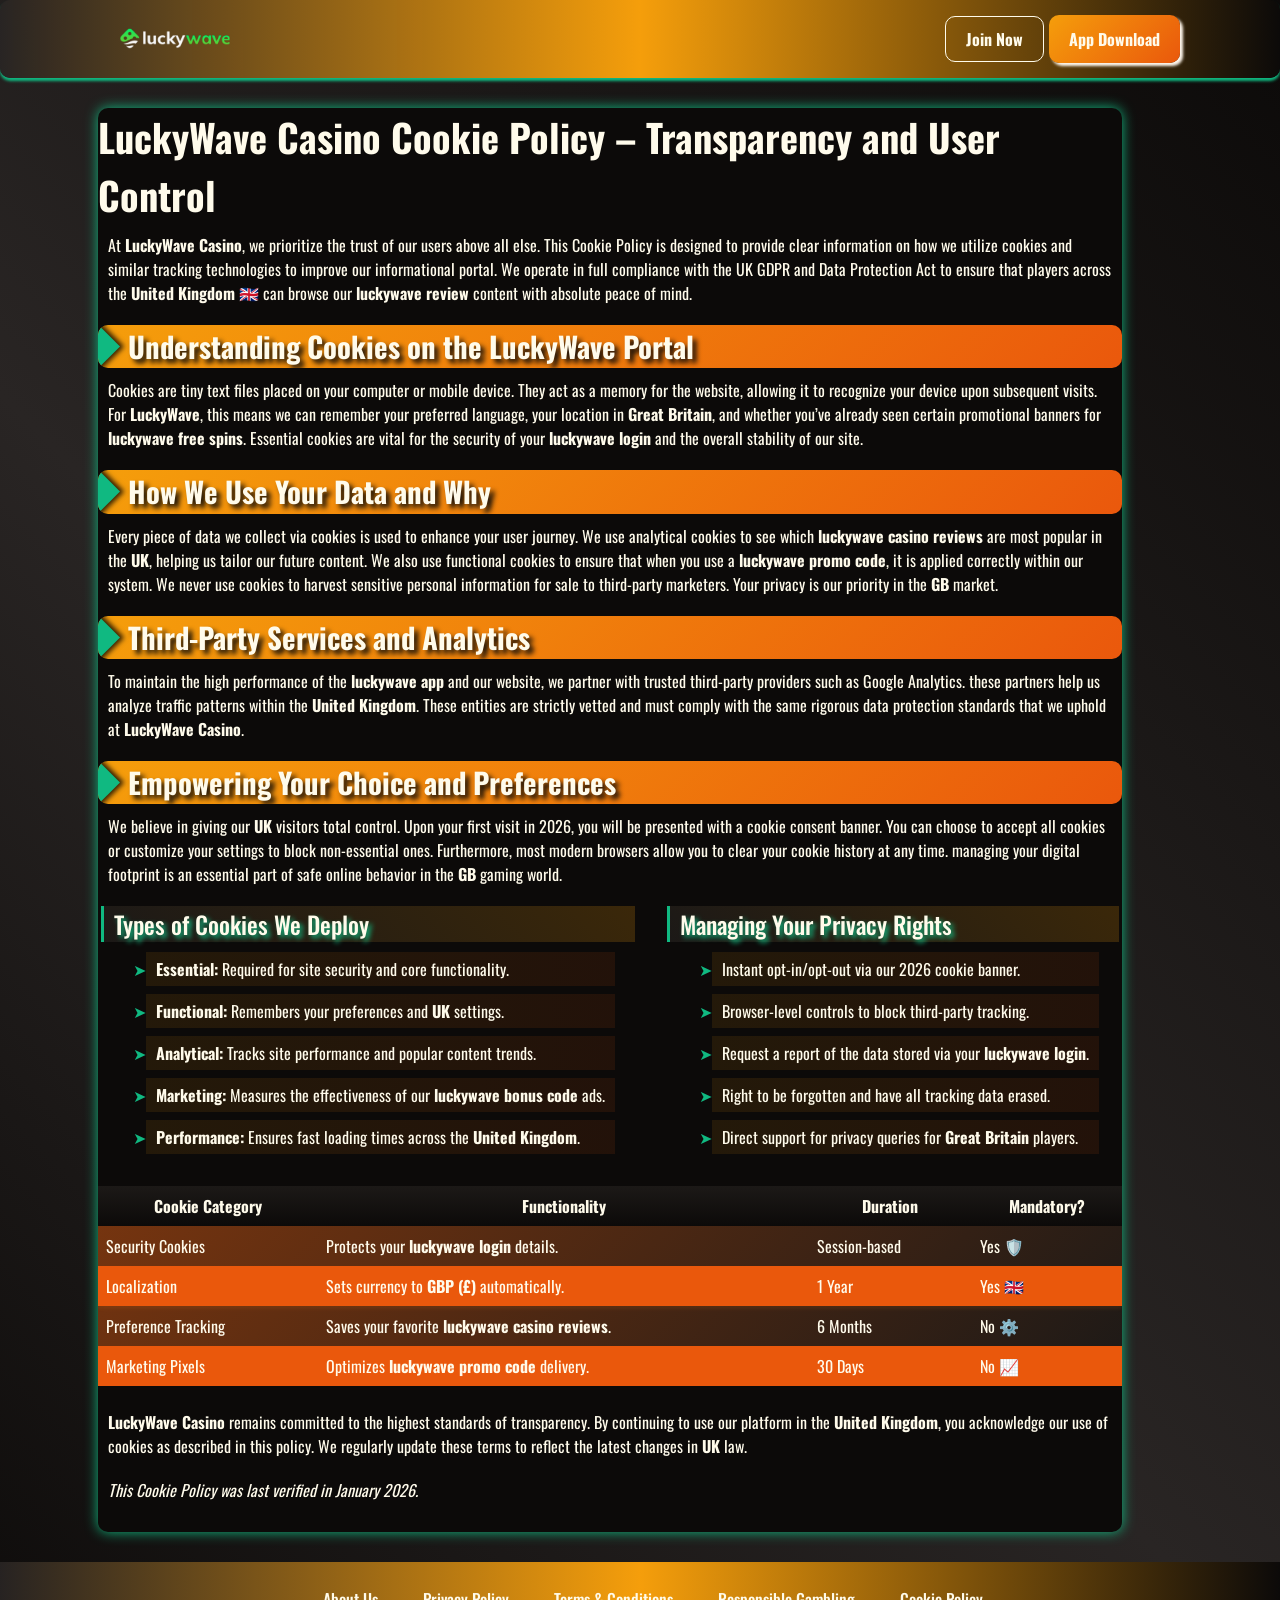
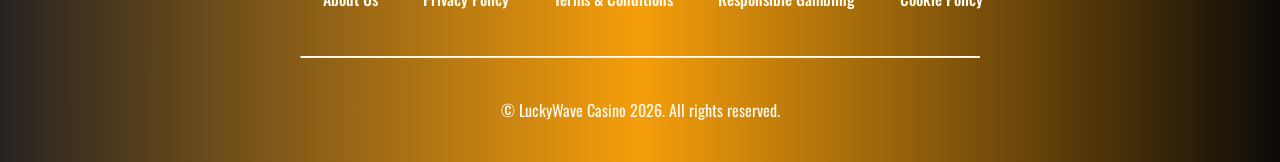
<file: cookie-policy/index.html>
<!DOCTYPE html>
<html lang="en">

<head>
    <meta charset="UTF-8">
    <meta name="viewport" content="width=device-width, initial-scale=1.0">
    <link rel="stylesheet" href="/style.css">
    <link rel="shortcut icon" href="/favicon.ico" type="image/x-icon">
    <title>LuckyWave Casino – Cookie Policy & Digital Transparency UK</title>
    <meta name="description"
        content="Learn how LuckyWave Casino uses cookies to enhance your UK browsing experience. Full transparency on data usage and your privacy rights in 2026.">
    <meta name="googlebot" content="index,follow,noarchive">

    <link rel="canonical" href="https://www.theplasticbagcompany.co.uk/cookie-policy/">

    <meta property="og:type" content="website" />
    <meta property="og:title" content="LuckyWave Casino – Cookie Policy & Transparency" />
    <meta property="og:description"
        content="LuckyWave Casino cookie policy - How we protect your data and optimise your experience in the UK." />
    <meta property="og:url" content="https://www.theplasticbagcompany.co.uk/cookie-policy/" />
    <meta property="og:site_name" content="LuckyWave Casino" />
    <meta property="og:locale" content="en_GB" />
</head>

<body>

    <header>
        <div class="logo">
            <a href="/"><img src="/img/logo.webp" alt="LuckyWave Casino logo" width="140" height="70"></a>
        </div>

        <div class="header-btn">
            <a href="/play/" rel="nofollow" content="noindex" class="h-violet-btn">Join Now</a>
            <a href="/play/" rel="nofollow" content="noindex" class="h-accent-btn">App Download</a>
        </div>
    </header>

    <main>
        <div class="wrapper">
            <div class="container">
                <h1>LuckyWave Casino Cookie Policy – Transparency and User Control</h1>
                <p class="txt">
                    At <strong>LuckyWave Casino</strong>, we prioritize the trust of our users above all else. This
                    Cookie Policy is designed to provide clear information on how we utilize cookies and similar
                    tracking technologies to improve our informational portal. We operate in full compliance with the
                    UK GDPR and Data Protection Act to ensure that players across the <strong>United Kingdom</strong>
                    🇬🇧 can browse our <strong>luckywave review</strong> content with absolute peace of mind.
                </p>

                <div class="container__header">
                    <h2>Understanding Cookies on the LuckyWave Portal</h2>
                </div>
                <p class="txt">
                    Cookies are tiny text files placed on your computer or mobile device. They act as a memory for the
                    website, allowing it to recognize your device upon subsequent visits. For
                    <strong>LuckyWave</strong>,
                    this means we can remember your preferred language, your location in <strong>Great Britain</strong>,
                    and whether you’ve already seen certain promotional banners for <strong>luckywave free
                        spins</strong>.
                    Essential cookies are vital for the security of your <strong>luckywave login</strong> and the
                    overall stability of our site.
                </p>

                <div class="container__header">
                    <h2>How We Use Your Data and Why</h2>
                </div>
                <p class="txt">
                    Every piece of data we collect via cookies is used to enhance your user journey. We use analytical
                    cookies to see which <strong>luckywave casino reviews</strong> are most popular in the
                    <strong>UK</strong>,
                    helping us tailor our future content. We also use functional cookies to ensure that when you use a
                    <strong>luckywave promo code</strong>, it is applied correctly within our system. We never use
                    cookies to harvest sensitive personal information for sale to third-party marketers. Your privacy
                    is our priority in the <strong>GB</strong> market.
                </p>

                <div class="container__header">
                    <h2>Third-Party Services and Analytics</h2>
                </div>
                <p class="txt">
                    To maintain the high performance of the <strong>luckywave app</strong> and our website, we partner
                    with trusted third-party providers such as Google Analytics. these partners help us analyze
                    traffic patterns within the <strong>United Kingdom</strong>. These entities are strictly
                    vetted and must comply with the same rigorous data protection standards that we uphold at
                    <strong>LuckyWave Casino</strong>.
                </p>

                <div class="container__header">
                    <h2>Empowering Your Choice and Preferences</h2>
                </div>
                <p class="txt">
                    We believe in giving our <strong>UK</strong> visitors total control. Upon your first visit in 2026,
                    you will be presented with a cookie consent banner. You can choose to accept all cookies or
                    customize your settings to block non-essential ones. Furthermore, most modern browsers allow
                    you to clear your cookie history at any time. managing your digital footprint is an essential
                    part of safe online behavior in the <strong>GB</strong> gaming world.
                </p>

                <div class="comparison-list">
                    <div>
                        <h3>Types of Cookies We Deploy</h3>
                        <ul>
                            <li><strong>Essential:</strong> Required for site security and core functionality.</li>
                            <li><strong>Functional:</strong> Remembers your preferences and <strong>UK</strong>
                                settings.</li>
                            <li><strong>Analytical:</strong> Tracks site performance and popular content trends.</li>
                            <li><strong>Marketing:</strong> Measures the effectiveness of our <strong>luckywave bonus
                                    code</strong> ads.</li>
                            <li><strong>Performance:</strong> Ensures fast loading times across the <strong>United
                                    Kingdom</strong>.</li>
                        </ul>
                    </div>

                    <div>
                        <h3>Managing Your Privacy Rights</h3>
                        <ul>
                            <li>Instant opt-in/opt-out via our 2026 cookie banner.</li>
                            <li>Browser-level controls to block third-party tracking.</li>
                            <li>Request a report of the data stored via your <strong>luckywave login</strong>.</li>
                            <li>Right to be forgotten and have all tracking data erased.</li>
                            <li>Direct support for privacy queries for <strong>Great Britain</strong> players.</li>
                        </ul>
                    </div>
                </div>

                <div class="table-wrapper">
                    <table>
                        <thead>
                            <tr>
                                <th>Cookie Category</th>
                                <th>Functionality</th>
                                <th>Duration</th>
                                <th>Mandatory?</th>
                            </tr>
                        </thead>
                        <tbody>
                            <tr>
                                <td>Security Cookies</td>
                                <td>Protects your <strong>luckywave login</strong> details.</td>
                                <td>Session-based</td>
                                <td>Yes 🛡️</td>
                            </tr>
                            <tr>
                                <td>Localization</td>
                                <td>Sets currency to <strong>GBP (£)</strong> automatically.</td>
                                <td>1 Year</td>
                                <td>Yes 🇬🇧</td>
                            </tr>
                            <tr>
                                <td>Preference Tracking</td>
                                <td>Saves your favorite <strong>luckywave casino reviews</strong>.</td>
                                <td>6 Months</td>
                                <td>No ⚙️</td>
                            </tr>
                            <tr>
                                <td>Marketing Pixels</td>
                                <td>Optimizes <strong>luckywave promo code</strong> delivery.</td>
                                <td>30 Days</td>
                                <td>No 📈</td>
                            </tr>
                        </tbody>
                    </table>
                </div>

                <p class="txt">
                    <strong>LuckyWave Casino</strong> remains committed to the highest standards of transparency.
                    By continuing to use our platform in the <strong>United Kingdom</strong>, you acknowledge our
                    use of cookies as described in this policy. We regularly update these terms to reflect the
                    latest changes in <strong>UK</strong> law.
                </p>
                <p class="txt">
                    <em>This Cookie Policy was last verified in January 2026.</em>
                </p>
            </div>
        </div>
    </main>

    <footer>
        <ul class="f-nav">
            <li><a href="/about-us/">About Us</a></li>
            <li><a href="/privacy-policy/">Privacy Policy</a></li>
            <li><a href="/terms-and-conditions/">Terms & Conditions</a></li>
            <li><a href="/responsible-gambling/">Responsible Gambling</a></li>
            <li><a href="/cookie-policy/">Cookie Policy</a></li>
        </ul>
        <hr>
        <p class="txt">© LuckyWave Casino 2026. All rights reserved.</p>
    </footer>
</body>

</html>
</file>
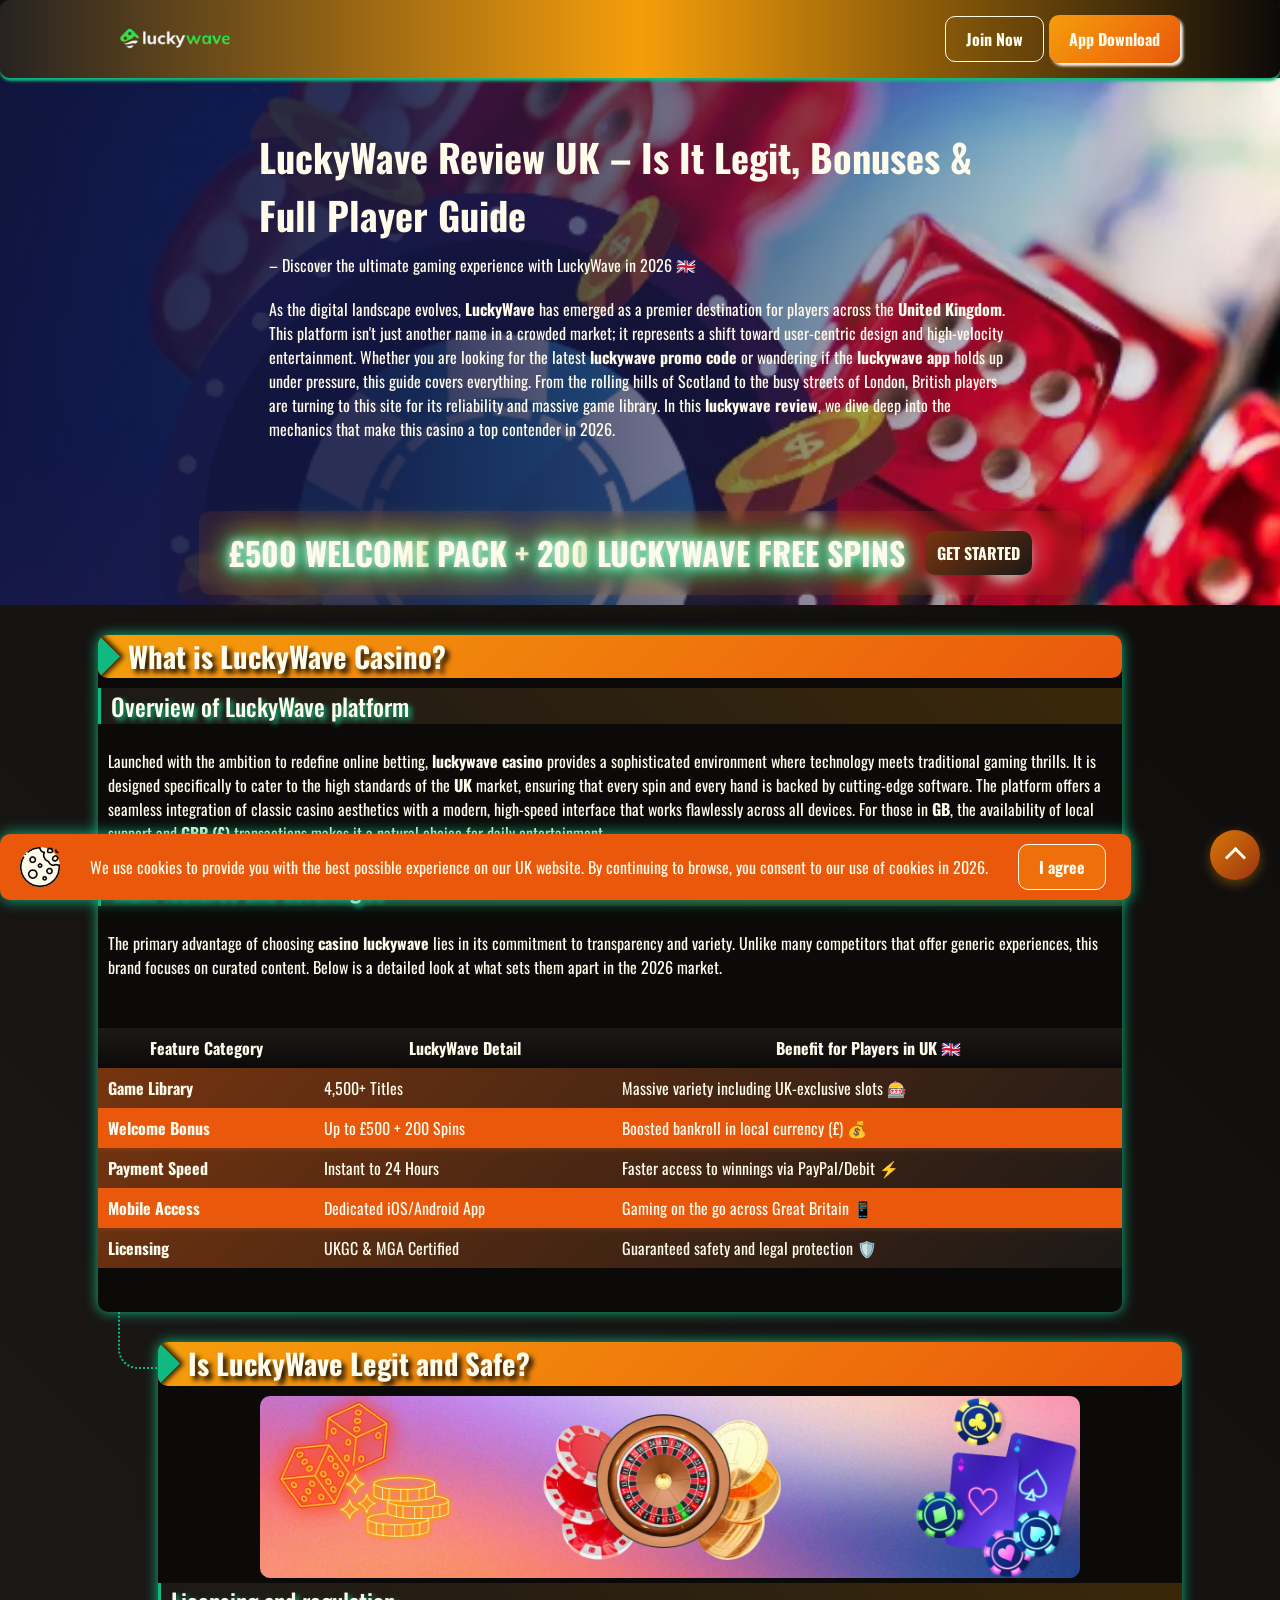
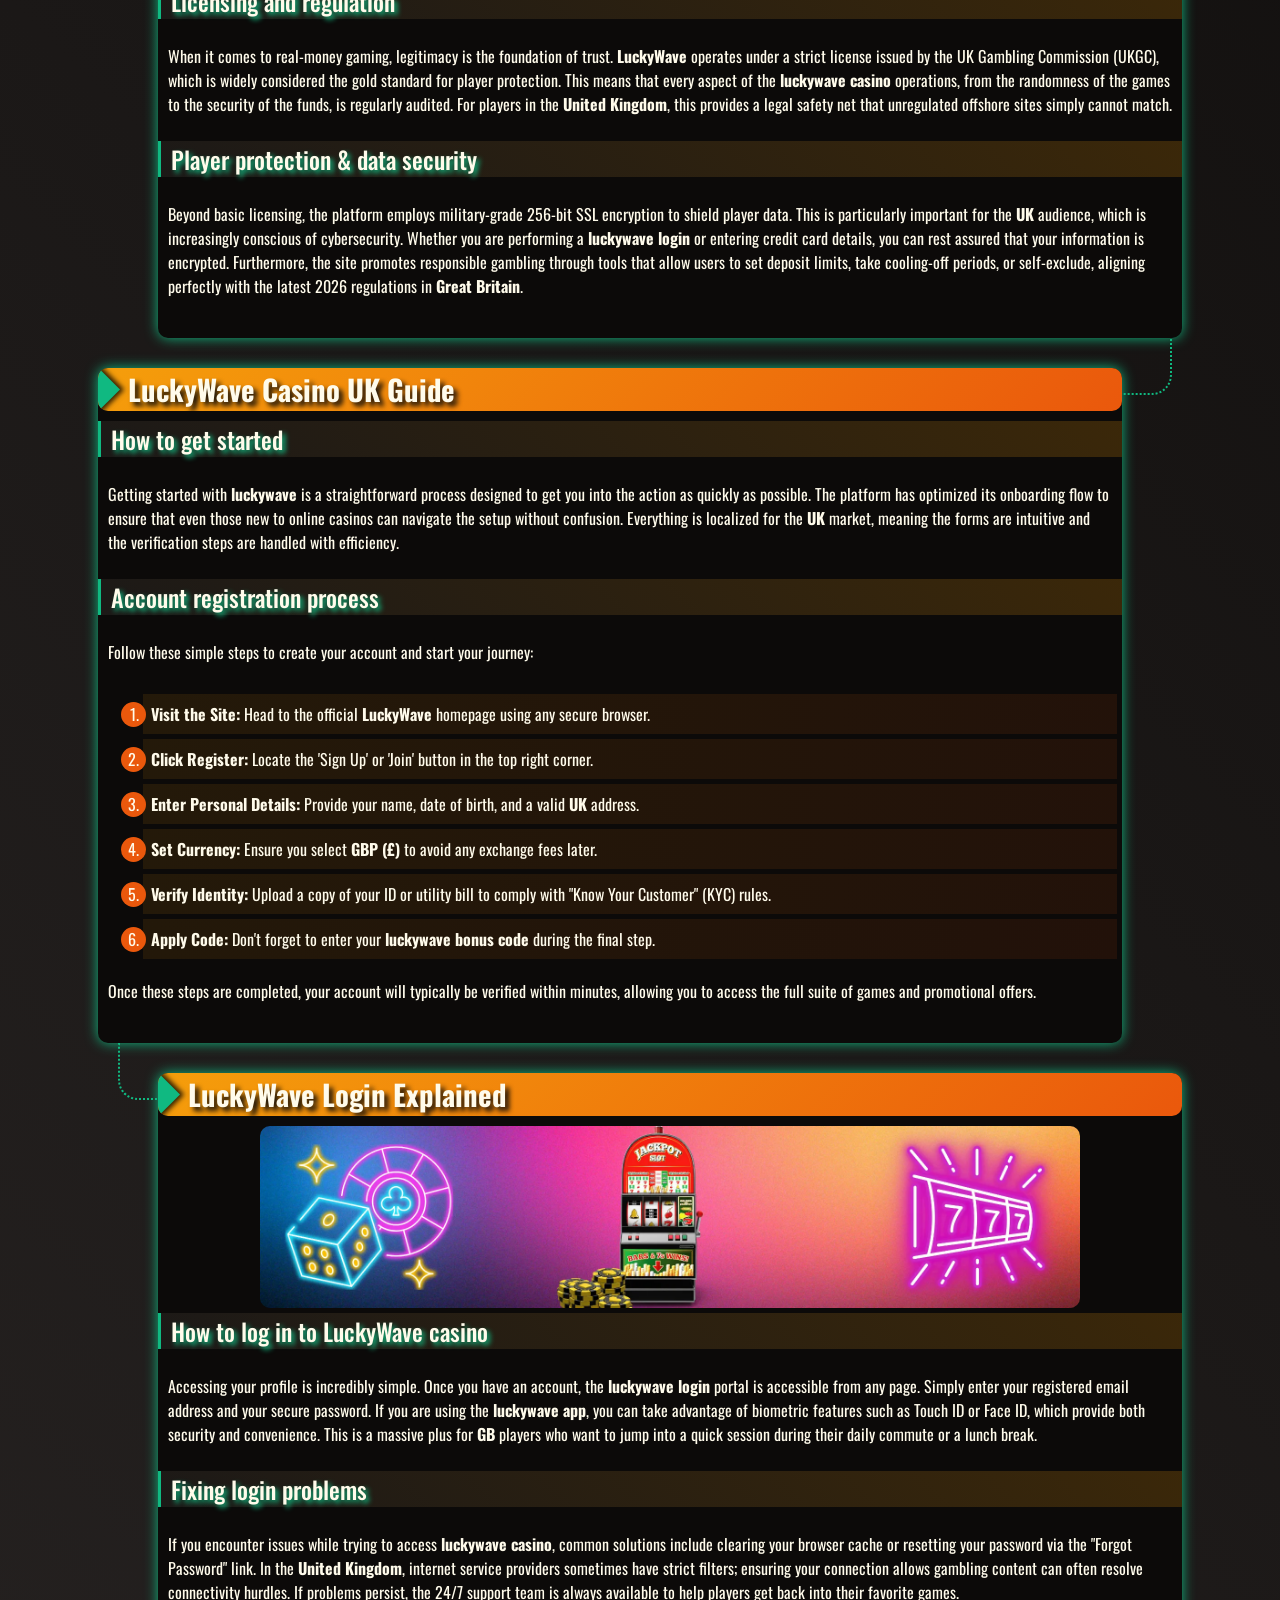
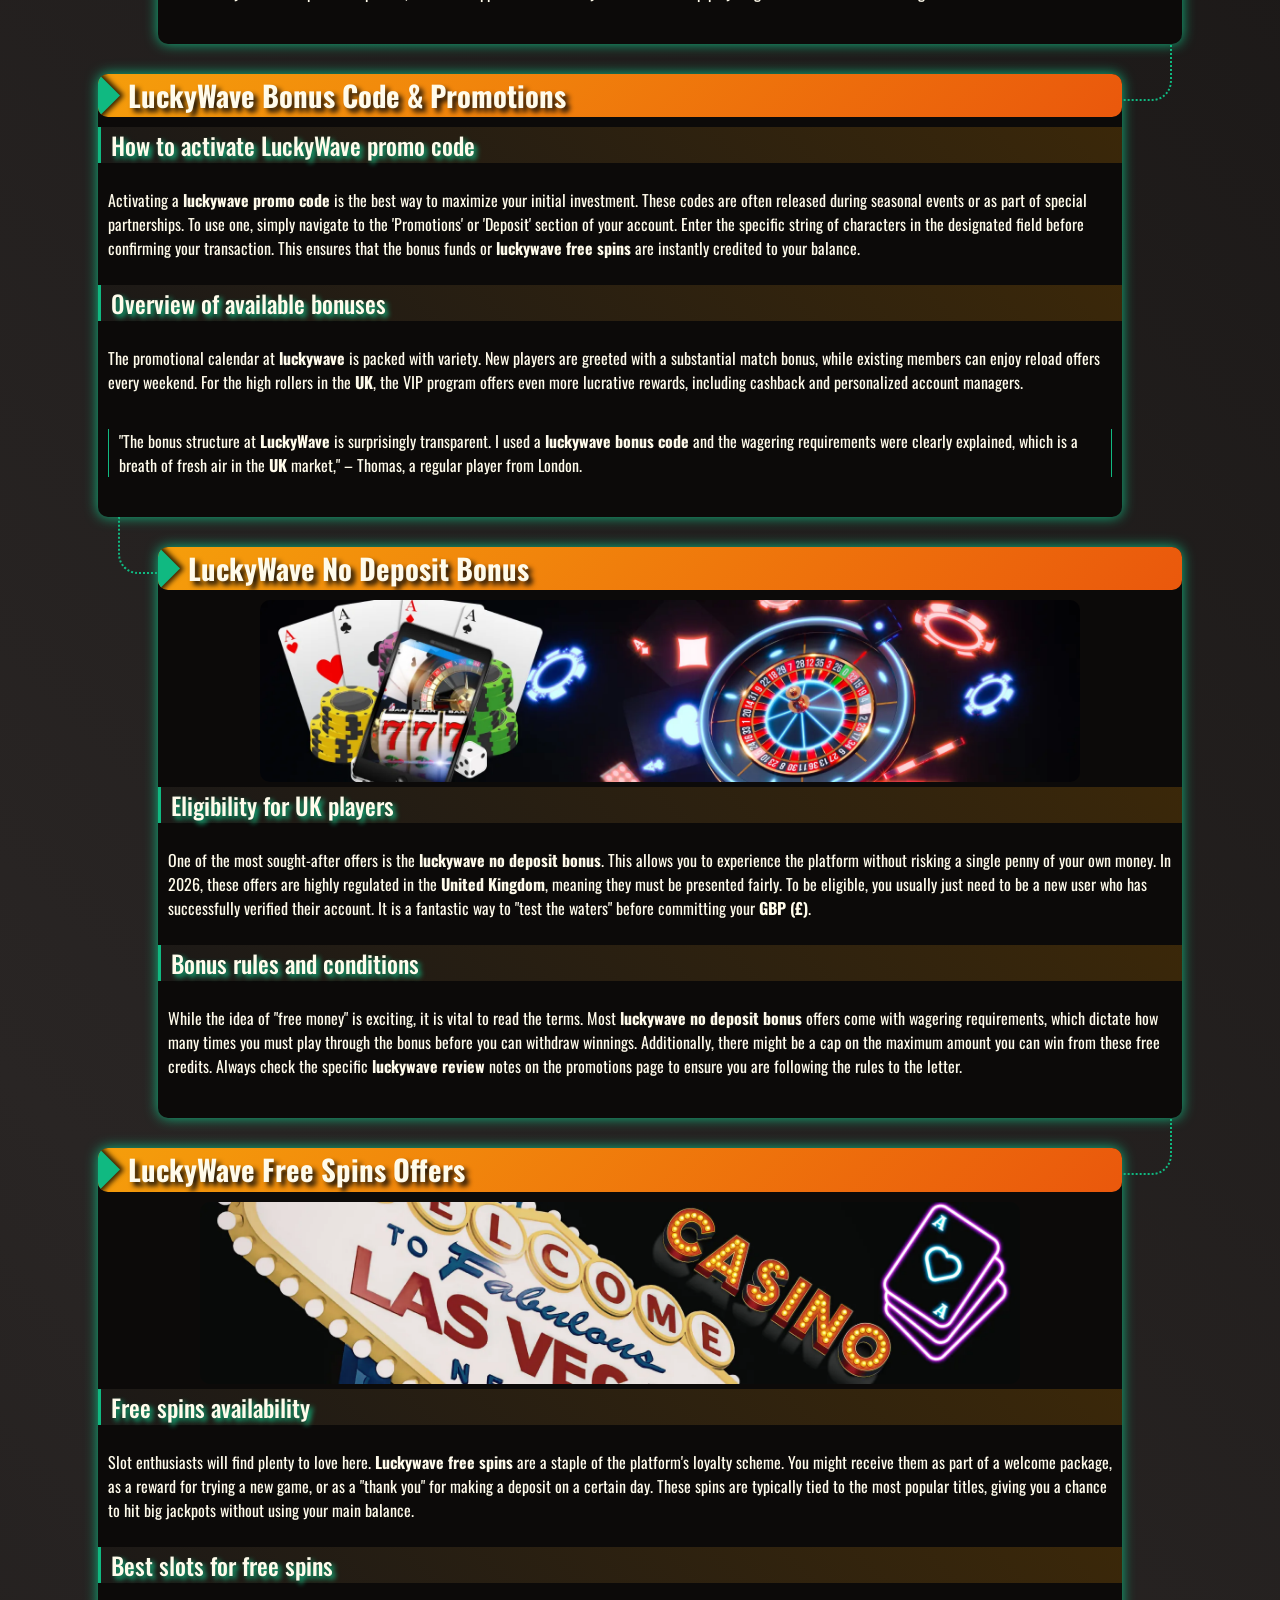
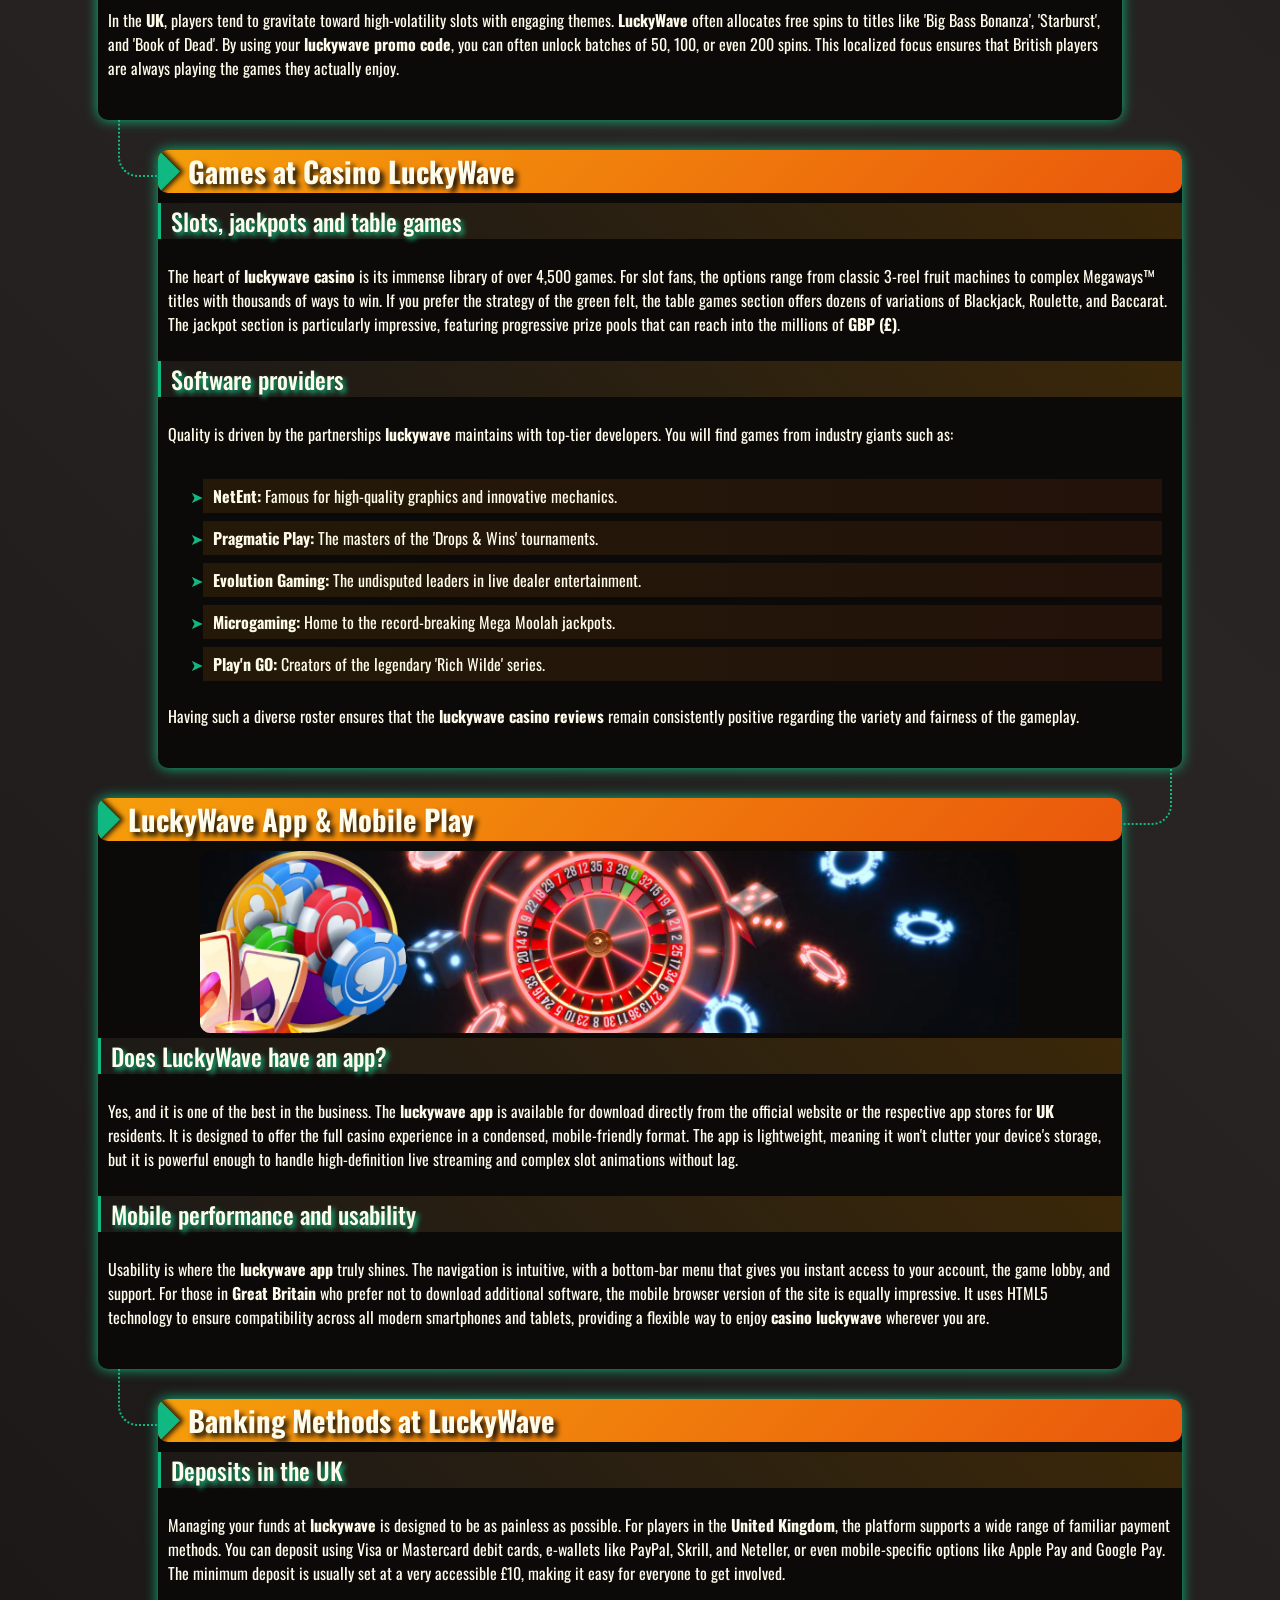
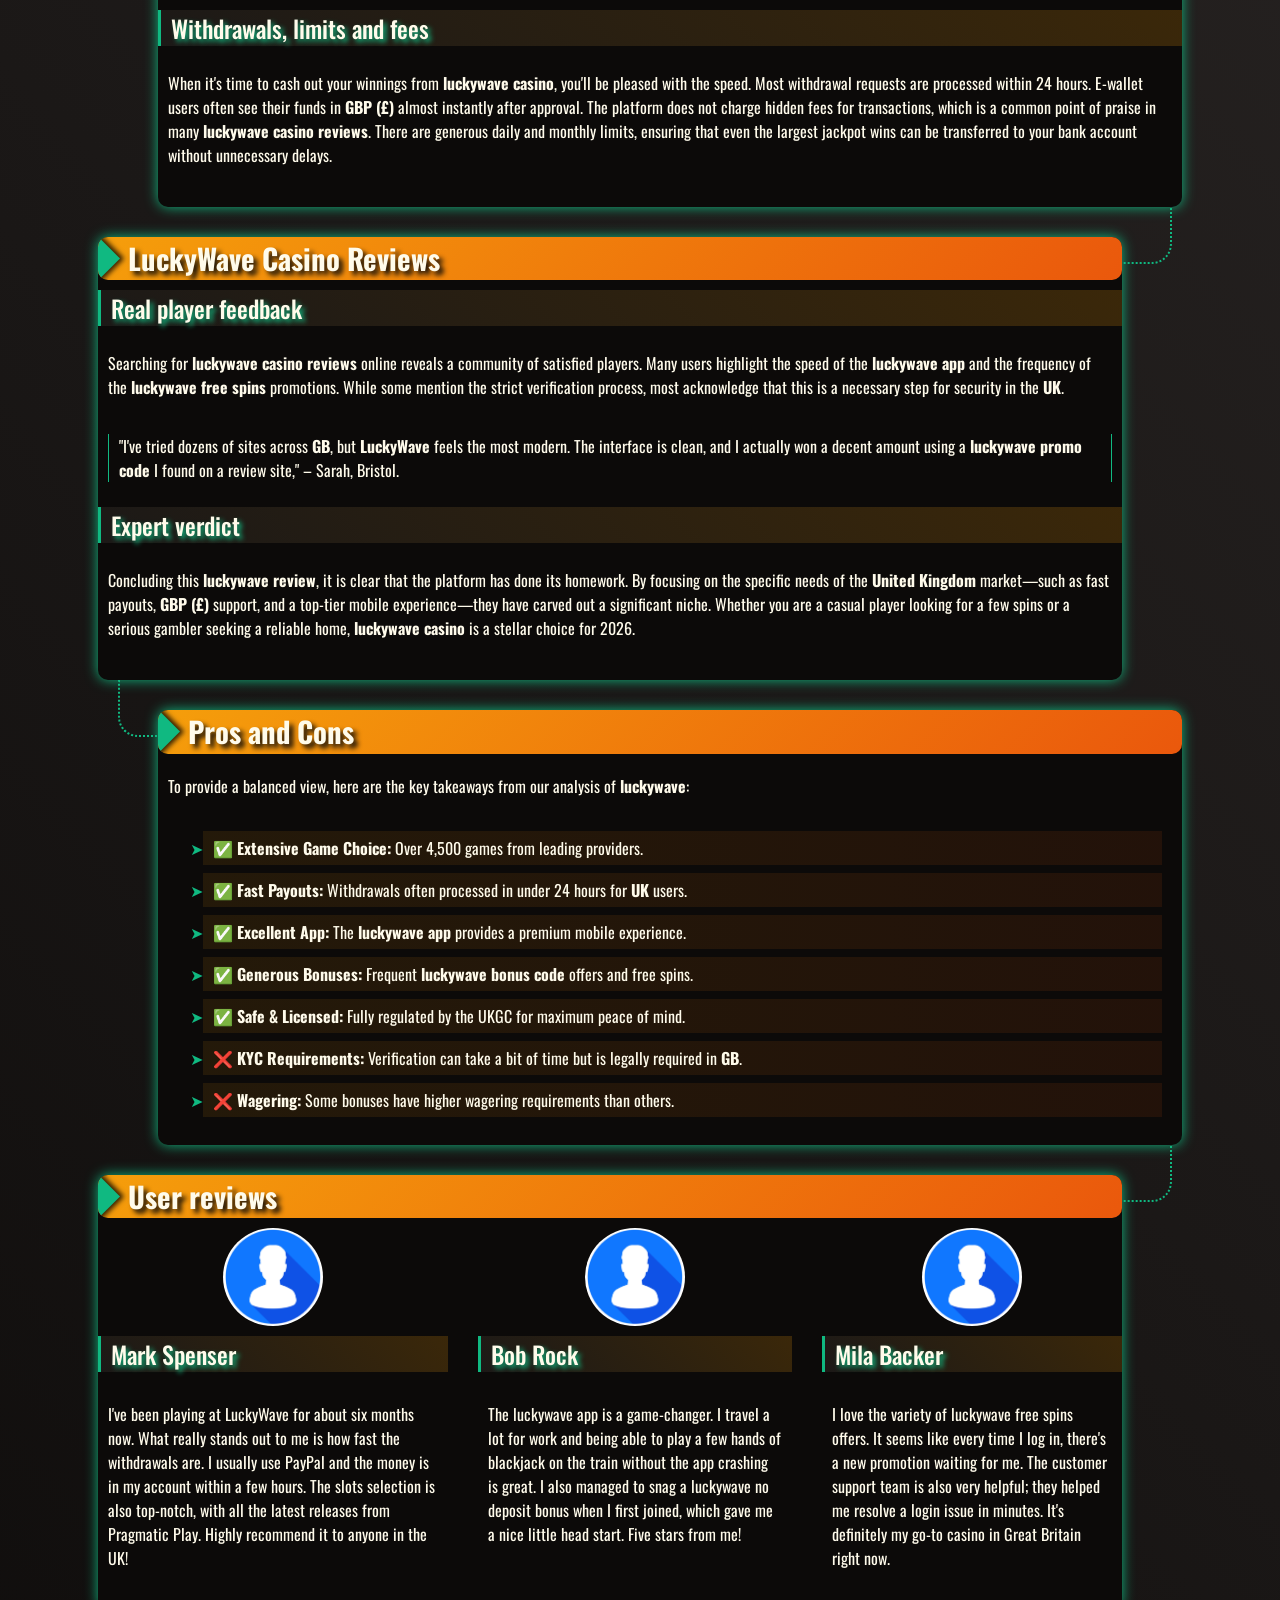
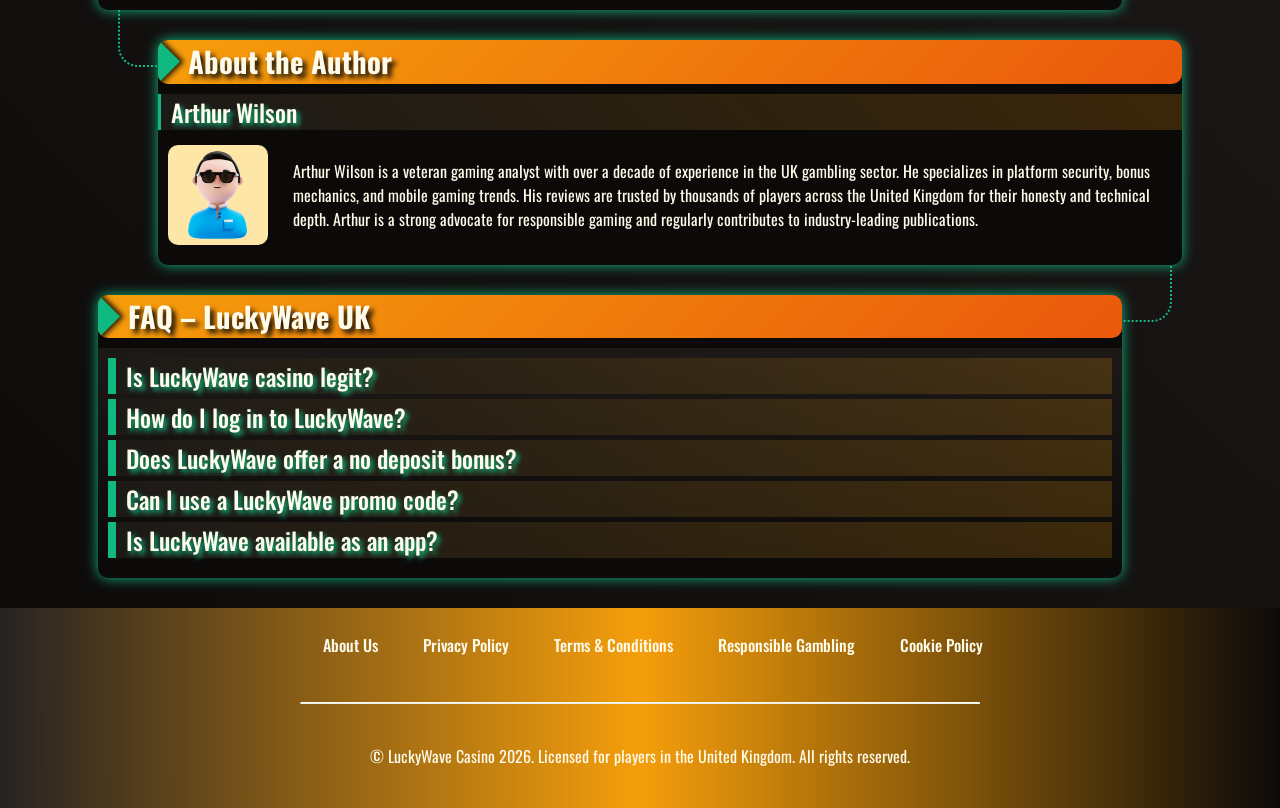
<file: en-gb/index.html>
<!DOCTYPE html>
<html lang="en-GB">

<head>
    <meta charset="UTF-8">
    <meta name="viewport" content="width=device-width, initial-scale=1.0">
    <link rel="stylesheet" href="/style.css">
    <link rel="shortcut icon" href="/favicon.ico" type="image/x-icon">
    <title>LuckyWave Review UK ⭐ Is It Legit? Bonus, Login & App Guide</title>
    <meta name="description"
        content="Is LuckyWave Casino legit in the UK? Read our full review with bonus details, login steps, mobile app info and payment methods.">
    <meta name="googlebot" content="index, follow, noarchive, max-snippet:-1">

    <link rel="alternate" hreflang="en-GB" href="https://www.theplasticbagcompany.co.uk/en-gb/">
    <link rel="alternate" hreflang="x-default" href="https://www.theplasticbagcompany.co.uk/">
    <link rel="canonical" href="https://www.theplasticbagcompany.co.uk/en-gb/">

    <meta property="og:type" content="website" />
    <meta property="og:title" content="LuckyWave Review UK ⭐ Is It Legit? Bonus, Login & App Guide" />
    <meta property="og:description"
        content="Is LuckyWave Casino legit in the UK? Read our full review with bonus details, login steps, mobile app info and payment methods." />
    <meta property="og:url" content="https://www.theplasticbagcompany.co.uk/" />
    <meta property="og:site_name" content="LuckyWave Casino" />
    <meta property="og:image" content="https://www.theplasticbagcompany.co.uk/img/1.webp" />
    <meta property="og:locale" content="en_GB" />

    <meta name="twitter:card" content="summary_large_image" />
    <meta name="twitter:title" content="LuckyWave Review UK ⭐ Is It Legit? Bonus, Login & App Guide" />
    <meta name="twitter:description"
        content="Is LuckyWave Casino legit in the UK? Read our full review with bonus details, login steps, mobile app info and payment methods." />
    <meta name="twitter:image" content="https://www.theplasticbagcompany.co.uk/img/1.webp" />

    <script type="application/ld+json">
    {
        "@context": "https://schema.org",
        "@type": "Article",
        "headline": "LuckyWave Review UK ⭐ Is It Legit? Bonus, Login & App Guide",
        "description": "Is LuckyWave Casino legit in the UK? Read our full review with bonus details, login steps, mobile app info and payment methods.",
        "mainEntityOfPage": {
            "@type": "WebPage",
            "@id": "https://www.theplasticbagcompany.co.uk/"
        },
        "author": {
            "@type": "Person",
            "name": "Arthur Wilson",
            "url": "https://www.theplasticbagcompany.co.uk/"
        },
        "publisher": {
            "@type": "Organization",
            "name": "LuckyWave Casino",
            "logo": {
                "@type": "ImageObject",
                "url": "https://www.theplasticbagcompany.co.uk/img/logo.webp"
            }
        },
        "datePublished": "2026-01-22",
        "dateModified": "2026-01-22"
    }
    </script>

    <script type="application/ld+json">
    {
        "@context": "https://schema.org",
        "@type": "WebSite",
        "url": "https://www.theplasticbagcompany.co.uk/",
        "name": "LuckyWave Casino",
        "description": "LuckyWave in the United Kingdom: gaming platform, bonuses, and comprehensive reviews.",
        "inLanguage": "en-GB"
    }
    </script>

    <script type="application/ld+json">
    {
        "@context": "https://schema.org",
        "@type": "BreadcrumbList",
        "itemListElement": [{
                "@type": "ListItem",
                "position": 1,
                "name": "Home",
                "item": "https://www.theplasticbagcompany.co.uk/"
            },
            {
                "@type": "ListItem",
                "position": 2,
                "name": "LuckyWave Review",
                "item": "https://www.theplasticbagcompany.co.uk/review/"
            }
        ]
    }
    </script>

    <script type="application/ld+json">
    {
      "@context": "https://schema.org",
      "@type": "FAQPage",
      "mainEntity": [
        {
          "@type": "Question",
          "name": "Is LuckyWave casino legit?",
          "acceptedAnswer": {
            "@type": "Answer",
            "text": "Yes, LuckyWave Casino is a fully licensed and regulated platform operating within the strict guidelines of the United Kingdom gambling authorities, ensuring safety and fair play for all users in 2026."
          }
        },
        {
          "@type": "Question",
          "name": "How do I log in to LuckyWave?",
          "acceptedAnswer": {
            "@type": "Answer",
            "text": "To perform a LuckyWave login, visit the official site, click the 'Login' button, and enter your registered email and password. You can also use the LuckyWave app for faster biometric access."
          }
        },
        {
          "@type": "Question",
          "name": "Does LuckyWave offer a no deposit bonus?",
          "acceptedAnswer": {
            "@type": "Answer",
            "text": "LuckyWave frequently provides a LuckyWave no deposit bonus to new players in the UK, often consisting of free spins or small cash credits to test the library."
          }
        },
        {
          "@type": "Question",
          "name": "Can I use a LuckyWave promo code?",
          "acceptedAnswer": {
            "@type": "Answer",
            "text": "Absolutely. You can apply a LuckyWave promo code or LuckyWave bonus code during the registration or deposit process to unlock exclusive welcome offers and match bonuses."
          }
        },
        {
          "@type": "Question",
          "name": "Is LuckyWave available as an app?",
          "acceptedAnswer": {
            "@type": "Answer",
            "text": "Yes, the LuckyWave app is available for both iOS and Android devices, providing a seamless mobile gaming experience for players in Great Britain."
          }
        }
      ]
    }
    </script>
</head>

<body>
    <header>
        <div class="logo">
            <a href="/"><img src="/img/logo.webp" alt="LuckyWave Casino logo" width="140" height="70"></a>
        </div>
        <div class="header-btn">
            <a href="/play/" rel="nofollow" content="noindex" class="h-violet-btn">Join Now</a>
            <a href="/play/" rel="nofollow" content="noindex" class="h-accent-btn">App Download</a>
        </div>
    </header>

    <main>
        <div class="promo">
            <div class="promo-l ">
                <h1>LuckyWave Review UK – Is It Legit, Bonuses & Full Player Guide</h1>
                <p class="txt">
                    – Discover the ultimate gaming experience with LuckyWave in 2026 🇬🇧
                </p>
                <p class="txt">
                    As the digital landscape evolves, <strong>LuckyWave</strong> has emerged as a premier destination
                    for players across the <strong>United Kingdom</strong>. This platform isn't just another name in a
                    crowded market; it represents a shift toward user-centric design and high-velocity entertainment.
                    Whether you are looking for the latest <strong>luckywave promo code</strong> or wondering if the
                    <strong>luckywave app</strong> holds up under pressure, this guide covers everything. From the
                    rolling hills of Scotland to the busy streets of London, British players are turning to this site
                    for its reliability and massive game library. In this <strong>luckywave review</strong>, we dive
                    deep into the mechanics that make this casino a top contender in 2026.
                </p>
            </div>

            <div class="promo-gift">
                <p class="txt-accent">
                    <span class="fast-flicker">£500 Welcome</span> pack + <span class="flicker">200</span> LuckyWave
                    free spins
                </p>

                <a href="/play/" rel="nofollow" content="noindex" class="btn-accent">Get Started</a>
            </div>
        </div>

        <div class="wrapper">

            <div class="container" id="what-is">
                <div class="container__header">
                    <h2>What is LuckyWave Casino?</h2>
                </div>
                <div class="container__body">
                    <h3>Overview of LuckyWave platform</h3>
                    <p class="txt">
                        Launched with the ambition to redefine online betting, <strong>luckywave casino</strong>
                        provides a sophisticated environment where technology meets traditional gaming thrills. It is
                        designed specifically to cater to the high standards of the <strong>UK</strong> market, ensuring
                        that every spin and every hand is backed by cutting-edge software. The platform offers a
                        seamless integration of classic casino aesthetics with a modern, high-speed interface that works
                        flawlessly across all devices. For those in <strong>GB</strong>, the availability of local
                        support and <strong>GBP (£)</strong> transactions makes it a natural choice for daily
                        entertainment.
                    </p>
                    <h3>Main features and advantages</h3>
                    <p class="txt">
                        The primary advantage of choosing <strong>casino luckywave</strong> lies in its commitment to
                        transparency and variety. Unlike many competitors that offer generic experiences, this brand
                        focuses on curated content. Below is a detailed look at what sets them apart in the 2026 market.
                    </p>
                    <div class="table-wrapper">
                        <table>
                            <thead>
                                <tr>
                                    <th>Feature Category</th>
                                    <th>LuckyWave Detail</th>
                                    <th>Benefit for Players in UK 🇬🇧</th>
                                </tr>
                            </thead>
                            <tbody>
                                <tr>
                                    <td class="row-title">Game Library</td>
                                    <td>4,500+ Titles</td>
                                    <td>Massive variety including UK-exclusive slots 🎰</td>
                                </tr>
                                <tr>
                                    <td class="row-title">Welcome Bonus</td>
                                    <td>Up to £500 + 200 Spins</td>
                                    <td>Boosted bankroll in local currency (£) 💰</td>
                                </tr>
                                <tr>
                                    <td class="row-title">Payment Speed</td>
                                    <td>Instant to 24 Hours</td>
                                    <td>Faster access to winnings via PayPal/Debit ⚡</td>
                                </tr>
                                <tr>
                                    <td class="row-title">Mobile Access</td>
                                    <td>Dedicated iOS/Android App</td>
                                    <td>Gaming on the go across Great Britain 📱</td>
                                </tr>
                                <tr>
                                    <td class="row-title">Licensing</td>
                                    <td>UKGC & MGA Certified</td>
                                    <td>Guaranteed safety and legal protection 🛡️</td>
                                </tr>
                            </tbody>
                        </table>
                    </div>
                </div>
            </div>

            <div class="container" id="legit-safe">
                <div class="container__header">
                    <h2>Is LuckyWave Legit and Safe?</h2>
                </div>
                <div class="container__body">
                    <div class="img">
                        <img src="/img/2.webp" alt="LuckyWave Casino Safety" width="1000" height="800">
                    </div>
                    <h3>Licensing and regulation</h3>
                    <p class="txt">
                        When it comes to real-money gaming, legitimacy is the foundation of trust.
                        <strong>LuckyWave</strong> operates under a strict license issued by the UK Gambling Commission
                        (UKGC), which is widely considered the gold standard for player protection. This means that
                        every aspect of the <strong>luckywave casino</strong> operations, from the randomness of the
                        games to the security of the funds, is regularly audited. For players in the <strong>United
                            Kingdom</strong>, this provides a legal safety net that unregulated offshore sites simply
                        cannot match.
                    </p>
                    <h3>Player protection & data security</h3>
                    <p class="txt">
                        Beyond basic licensing, the platform employs military-grade 256-bit SSL encryption to shield
                        player data. This is particularly important for the <strong>UK</strong> audience, which is
                        increasingly conscious of cybersecurity. Whether you are performing a <strong>luckywave
                            login</strong> or entering credit card details, you can rest assured that your information
                        is encrypted. Furthermore, the site promotes responsible gambling through tools that allow users
                        to set deposit limits, take cooling-off periods, or self-exclude, aligning perfectly with the
                        latest 2026 regulations in <strong>Great Britain</strong>.
                    </p>
                </div>
            </div>

            <div class="container" id="guide">
                <div class="container__header">
                    <h2>LuckyWave Casino UK Guide</h2>
                </div>
                <div class="container__body">
                    <h3>How to get started</h3>
                    <p class="txt">
                        Getting started with <strong>luckywave</strong> is a straightforward process designed to get you
                        into the action as quickly as possible. The platform has optimized its onboarding flow to ensure
                        that even those new to online casinos can navigate the setup without confusion. Everything is
                        localized for the <strong>UK</strong> market, meaning the forms are intuitive and the
                        verification steps are handled with efficiency.
                    </p>
                    <h3>Account registration process</h3>
                    <p class="txt">
                        Follow these simple steps to create your account and start your journey:
                    </p>
                    <ol>
                        <li><strong>Visit the Site:</strong> Head to the official <strong>LuckyWave</strong> homepage
                            using any secure browser.</li>
                        <li><strong>Click Register:</strong> Locate the 'Sign Up' or 'Join' button in the top right
                            corner.</li>
                        <li><strong>Enter Personal Details:</strong> Provide your name, date of birth, and a valid
                            <strong>UK</strong> address.
                        </li>
                        <li><strong>Set Currency:</strong> Ensure you select <strong>GBP (£)</strong> to avoid any
                            exchange fees later.</li>
                        <li><strong>Verify Identity:</strong> Upload a copy of your ID or utility bill to comply with
                            "Know Your Customer" (KYC) rules.</li>
                        <li><strong>Apply Code:</strong> Don't forget to enter your <strong>luckywave bonus
                                code</strong> during the final step.</li>
                    </ol>
                    <p class="txt">
                        Once these steps are completed, your account will typically be verified within minutes, allowing
                        you to access the full suite of games and promotional offers.
                    </p>
                </div>
            </div>

            <div class="container" id="login-explained">
                <div class="container__header">
                    <h2>LuckyWave Login Explained</h2>
                </div>
                <div class="container__body">
                    <div class="img">
                        <img src="/img/1.webp" alt="LuckyWave Login Guide" width="1000" height="800">
                    </div>
                    <h3>How to log in to LuckyWave casino</h3>
                    <p class="txt">
                        Accessing your profile is incredibly simple. Once you have an account, the <strong>luckywave
                            login</strong> portal is accessible from any page. Simply enter your registered email
                        address and your secure password. If you are using the <strong>luckywave app</strong>, you can
                        take advantage of biometric features such as Touch ID or Face ID, which provide both security
                        and convenience. This is a massive plus for <strong>GB</strong> players who want to jump into a
                        quick session during their daily commute or a lunch break.
                    </p>
                    <h3>Fixing login problems</h3>
                    <p class="txt">
                        If you encounter issues while trying to access <strong>luckywave casino</strong>, common
                        solutions include clearing your browser cache or resetting your password via the "Forgot
                        Password" link. In the <strong>United Kingdom</strong>, internet service providers sometimes
                        have strict filters; ensuring your connection allows gambling content can often resolve
                        connectivity hurdles. If problems persist, the 24/7 support team is always available to help
                        players get back into their favorite games.
                    </p>
                </div>
            </div>

            <div class="container" id="bonuses">
                <div class="container__header">
                    <h2>LuckyWave Bonus Code & Promotions</h2>
                </div>
                <div class="container__body">
                    <h3>How to activate LuckyWave promo code</h3>
                    <p class="txt">
                        Activating a <strong>luckywave promo code</strong> is the best way to maximize your initial
                        investment. These codes are often released during seasonal events or as part of special
                        partnerships. To use one, simply navigate to the 'Promotions' or 'Deposit' section of your
                        account. Enter the specific string of characters in the designated field before confirming your
                        transaction. This ensures that the bonus funds or <strong>luckywave free spins</strong> are
                        instantly credited to your balance.
                    </p>
                    <h3>Overview of available bonuses</h3>
                    <p class="txt">
                        The promotional calendar at <strong>luckywave</strong> is packed with variety. New players are
                        greeted with a substantial match bonus, while existing members can enjoy reload offers every
                        weekend. For the high rollers in the <strong>UK</strong>, the VIP program offers even more
                        lucrative rewards, including cashback and personalized account managers.
                    </p>
                    <p class="txt quote">
                        "The bonus structure at <strong>LuckyWave</strong> is surprisingly transparent. I used a
                        <strong>luckywave bonus code</strong> and the wagering requirements were clearly explained,
                        which is a breath of fresh air in the <strong>UK</strong> market," – Thomas, a regular player
                        from London.
                    </p>
                </div>
            </div>

            <div class="container" id="no-deposit">
                <div class="container__header">
                    <h2>LuckyWave No Deposit Bonus</h2>
                </div>
                <div class="container__body">
                    <div class="img">
                        <img src="/img/4.webp" alt="LuckyWave Login Guide" width="1000" height="800">
                    </div>
                    <h3>Eligibility for UK players</h3>
                    <p class="txt">
                        One of the most sought-after offers is the <strong>luckywave no deposit bonus</strong>. This
                        allows you to experience the platform without risking a single penny of your own money. In 2026,
                        these offers are highly regulated in the <strong>United Kingdom</strong>, meaning they must be
                        presented fairly. To be eligible, you usually just need to be a new user who has successfully
                        verified their account. It is a fantastic way to "test the waters" before committing your
                        <strong>GBP (£)</strong>.
                    </p>
                    <h3>Bonus rules and conditions</h3>
                    <p class="txt">
                        While the idea of "free money" is exciting, it is vital to read the terms. Most
                        <strong>luckywave no deposit bonus</strong> offers come with wagering requirements, which
                        dictate how many times you must play through the bonus before you can withdraw winnings.
                        Additionally, there might be a cap on the maximum amount you can win from these free credits.
                        Always check the specific <strong>luckywave review</strong> notes on the promotions page to
                        ensure you are following the rules to the letter.
                    </p>
                </div>
            </div>

            <div class="container" id="free-spins">
                <div class="container__header">
                    <h2>LuckyWave Free Spins Offers</h2>
                </div>
                <div class="container__body">
                    <div class="img">
                        <img src="/img/3.webp" alt="LuckyWave Free Spins" width="1000" height="800">
                    </div>
                    <h3>Free spins availability</h3>
                    <p class="txt">
                        Slot enthusiasts will find plenty to love here. <strong>Luckywave free spins</strong> are a
                        staple of the platform's loyalty scheme. You might receive them as part of a welcome package, as
                        a reward for trying a new game, or as a "thank you" for making a deposit on a certain day. These
                        spins are typically tied to the most popular titles, giving you a chance to hit big jackpots
                        without using your main balance.
                    </p>
                    <h3>Best slots for free spins</h3>
                    <p class="txt">
                        In the <strong>UK</strong>, players tend to gravitate toward high-volatility slots with engaging
                        themes. <strong>LuckyWave</strong> often allocates free spins to titles like 'Big Bass Bonanza',
                        'Starburst', and 'Book of Dead'. By using your <strong>luckywave promo code</strong>, you can
                        often unlock batches of 50, 100, or even 200 spins. This localized focus ensures that British
                        players are always playing the games they actually enjoy.
                    </p>
                </div>
            </div>

            <div class="container" id="games">
                <div class="container__header">
                    <h2>Games at Casino LuckyWave</h2>
                </div>
                <div class="container__body">
                    <h3>Slots, jackpots and table games</h3>
                    <p class="txt">
                        The heart of <strong>luckywave casino</strong> is its immense library of over 4,500 games. For
                        slot fans, the options range from classic 3-reel fruit machines to complex Megaways™ titles with
                        thousands of ways to win. If you prefer the strategy of the green felt, the table games section
                        offers dozens of variations of Blackjack, Roulette, and Baccarat. The jackpot section is
                        particularly impressive, featuring progressive prize pools that can reach into the millions of
                        <strong>GBP (£)</strong>.
                    </p>
                    <h3>Software providers</h3>
                    <p class="txt">
                        Quality is driven by the partnerships <strong>luckywave</strong> maintains with top-tier
                        developers. You will find games from industry giants such as:
                    </p>
                    <ul class="item-list">
                        <li><strong>NetEnt:</strong> Famous for high-quality graphics and innovative mechanics.</li>
                        <li><strong>Pragmatic Play:</strong> The masters of the 'Drops & Wins' tournaments.</li>
                        <li><strong>Evolution Gaming:</strong> The undisputed leaders in live dealer entertainment.</li>
                        <li><strong>Microgaming:</strong> Home to the record-breaking Mega Moolah jackpots.</li>
                        <li><strong>Play'n GO:</strong> Creators of the legendary 'Rich Wilde' series.</li>
                    </ul>
                    <p class="txt">
                        Having such a diverse roster ensures that the <strong>luckywave casino reviews</strong> remain
                        consistently positive regarding the variety and fairness of the gameplay.
                    </p>
                </div>
            </div>

            <div class="container" id="mobile-app">
                <div class="container__header">
                    <h2>LuckyWave App & Mobile Play</h2>
                </div>
                <div class="container__body">
                    <div class="img">
                        <img src="/img/5.webp" alt="LuckyWave App & Mobile Play" width="1000" height="800">
                    </div>
                    <h3>Does LuckyWave have an app?</h3>
                    <p class="txt">
                        Yes, and it is one of the best in the business. The <strong>luckywave app</strong> is available
                        for download directly from the official website or the respective app stores for
                        <strong>UK</strong> residents. It is designed to offer the full casino experience in a
                        condensed, mobile-friendly format. The app is lightweight, meaning it won't clutter your
                        device's storage, but it is powerful enough to handle high-definition live streaming and complex
                        slot animations without lag.
                    </p>
                    <h3>Mobile performance and usability</h3>
                    <p class="txt">
                        Usability is where the <strong>luckywave app</strong> truly shines. The navigation is intuitive,
                        with a bottom-bar menu that gives you instant access to your account, the game lobby, and
                        support. For those in <strong>Great Britain</strong> who prefer not to download additional
                        software, the mobile browser version of the site is equally impressive. It uses HTML5 technology
                        to ensure compatibility across all modern smartphones and tablets, providing a flexible way to
                        enjoy <strong>casino luckywave</strong> wherever you are.
                    </p>
                </div>
            </div>

            <div class="container" id="banking">
                <div class="container__header">
                    <h2>Banking Methods at LuckyWave</h2>
                </div>
                <div class="container__body">
                    <h3>Deposits in the UK</h3>
                    <p class="txt">
                        Managing your funds at <strong>luckywave</strong> is designed to be as painless as possible. For
                        players in the <strong>United Kingdom</strong>, the platform supports a wide range of familiar
                        payment methods. You can deposit using Visa or Mastercard debit cards, e-wallets like PayPal,
                        Skrill, and Neteller, or even mobile-specific options like Apple Pay and Google Pay. The minimum
                        deposit is usually set at a very accessible £10, making it easy for everyone to get involved.
                    </p>
                    <h3>Withdrawals, limits and fees</h3>
                    <p class="txt">
                        When it's time to cash out your winnings from <strong>luckywave casino</strong>, you'll be
                        pleased with the speed. Most withdrawal requests are processed within 24 hours. E-wallet users
                        often see their funds in <strong>GBP (£)</strong> almost instantly after approval. The platform
                        does not charge hidden fees for transactions, which is a common point of praise in many
                        <strong>luckywave casino reviews</strong>. There are generous daily and monthly limits, ensuring
                        that even the largest jackpot wins can be transferred to your bank account without unnecessary
                        delays.
                    </p>
                </div>
            </div>

            <div class="container" id="reviews-verdict">
                <div class="container__header">
                    <h2>LuckyWave Casino Reviews</h2>
                </div>
                <div class="container__body">
                    <h3>Real player feedback</h3>
                    <p class="txt">
                        Searching for <strong>luckywave casino reviews</strong> online reveals a community of satisfied
                        players. Many users highlight the speed of the <strong>luckywave app</strong> and the frequency
                        of the <strong>luckywave free spins</strong> promotions. While some mention the strict
                        verification process, most acknowledge that this is a necessary step for security in the
                        <strong>UK</strong>.
                    </p>
                    <p class="txt quote">
                        "I've tried dozens of sites across <strong>GB</strong>, but <strong>LuckyWave</strong> feels the
                        most modern. The interface is clean, and I actually won a decent amount using a
                        <strong>luckywave promo code</strong> I found on a review site," – Sarah, Bristol.
                    </p>
                    <h3>Expert verdict</h3>
                    <p class="txt">
                        Concluding this <strong>luckywave review</strong>, it is clear that the platform has done its
                        homework. By focusing on the specific needs of the <strong>United Kingdom</strong> market—such
                        as fast payouts, <strong>GBP (£)</strong> support, and a top-tier mobile experience—they have
                        carved out a significant niche. Whether you are a casual player looking for a few spins or a
                        serious gambler seeking a reliable home, <strong>luckywave casino</strong> is a stellar choice
                        for 2026.
                    </p>
                </div>
            </div>

            <div class="container" id="pros-cons">
                <div class="container__header">
                    <h2>Pros and Cons</h2>
                </div>
                <div class="container__body">
                    <p class="txt">
                        To provide a balanced view, here are the key takeaways from our analysis of
                        <strong>luckywave</strong>:
                    </p>
                    <ul class="item-list">
                        <li>✅ <strong>Extensive Game Choice:</strong> Over 4,500 games from leading providers.</li>
                        <li>✅ <strong>Fast Payouts:</strong> Withdrawals often processed in under 24 hours for
                            <strong>UK</strong> users.
                        </li>
                        <li>✅ <strong>Excellent App:</strong> The <strong>luckywave app</strong> provides a premium
                            mobile experience.</li>
                        <li>✅ <strong>Generous Bonuses:</strong> Frequent <strong>luckywave bonus code</strong> offers
                            and free spins.</li>
                        <li>✅ <strong>Safe & Licensed:</strong> Fully regulated by the UKGC for maximum peace of mind.
                        </li>
                        <li>❌ <strong>KYC Requirements:</strong> Verification can take a bit of time but is legally
                            required in <strong>GB</strong>.</li>
                        <li>❌ <strong>Wagering:</strong> Some bonuses have higher wagering requirements than others.
                        </li>
                    </ul>
                </div>
            </div>

            <div class="container" id="user-reviews">
                <div class="container__header">
                    <h2>User reviews</h2>
                </div>
                <div class="container__body">
                    <div class="comparison-list">
                        <div class="rewiev-item">
                            <img src="/img/user.webp" alt="User1" class="user-img">
                            <h3>Mark Spenser</h3>
                            <p class="txt">I've been playing at LuckyWave for about six months now. What really stands
                                out to me is how fast the withdrawals are. I usually use PayPal and the money is in my
                                account within a few hours. The slots selection is also top-notch, with all the latest
                                releases from Pragmatic Play. Highly recommend it to anyone in the UK!</p>
                        </div>
                        <div class="rewiev-item">
                            <img src="/img/user.webp" alt="user2" class="user-img">
                            <h3>Bob Rock</h3>
                            <p class="txt">The luckywave app is a game-changer. I travel a lot for work and being able
                                to play a few hands of blackjack on the train without the app crashing is great. I also
                                managed to snag a luckywave no deposit bonus when I first joined, which gave me a nice
                                little head start. Five stars from me!
                            </p>
                        </div>
                        <div class="rewiev-item">
                            <img src="/img/user.webp" alt="user3" class="user-img">
                            <h3>Mila Backer</h3>
                            <p class="txt">I love the variety of luckywave free spins offers. It seems like every time I
                                log in, there's a new promotion waiting for me. The customer support team is also very
                                helpful; they helped me resolve a login issue in minutes. It's definitely my go-to
                                casino in Great Britain right now.
                            </p>
                        </div>
                    </div>
                </div>
            </div>

            <div class="container" id="author">
                <div class="container__header">
                    <h2>About the Author</h2>
                </div>
                <div class="container__body">
                    <h3>Arthur Wilson</h3>
                    <div class="about-author">
                        <img src="/img/author.webp" alt="Author" class="author-img">
                        <p class="txt">Arthur Wilson is a veteran gaming analyst with over a decade of experience in the
                            UK gambling sector. He specializes in platform security, bonus mechanics, and mobile gaming
                            trends. His reviews are trusted by thousands of players across the United Kingdom for their
                            honesty and technical depth. Arthur is a strong advocate for responsible gaming and
                            regularly contributes to industry-leading publications.</p>
                    </div>
                </div>
            </div>

            <div class="container" id="faq">
                <div class="container__header">
                    <h2>FAQ – LuckyWave UK</h2>
                </div>

                <div class="faq-content">
                    <details class="qa-content__item">
                        <summary>
                            <h3 class="qa-title">
                                Is LuckyWave casino legit?
                            </h3>
                        </summary>
                        <div class="qa-answaer">
                            Yes, <strong>LuckyWave casino</strong> is completely legitimate. It holds a license from the
                            UK Gambling Commission, ensuring it meets all legal and safety standards for operating in
                            the <strong>United Kingdom</strong>.
                        </div>
                    </details>

                    <details class="qa-content__item">
                        <summary>
                            <h3 class="qa-title">
                                How do I log in to LuckyWave?
                            </h3>
                        </summary>
                        <div class="qa-answaer">
                            You can perform a <strong>luckywave login</strong> by visiting the official website and
                            entering your credentials, or by using the biometric login features on the <strong>luckywave
                                app</strong>.
                        </div>
                    </details>

                    <details class="qa-content__item">
                        <summary>
                            <h3 class="qa-title">
                                Does LuckyWave offer a no deposit bonus?
                            </h3>
                        </summary>
                        <div class="qa-answaer">
                            Yes, the <strong>luckywave no deposit bonus</strong> is a frequent promotion for new players
                            in the <strong>UK</strong>, allowing you to try out games without an initial deposit.
                        </div>
                    </details>

                    <details class="qa-content__item">
                        <summary>
                            <h3 class="qa-title">
                                Can I use a LuckyWave promo code?
                            </h3>
                        </summary>
                        <div class="qa-answaer">
                            Absolutely! You can enter a <strong>luckywave promo code</strong> or <strong>luckywave bonus
                                code</strong> in the cashier section to unlock special deposit matches and
                            <strong>luckywave free spins</strong>.
                        </div>
                    </details>

                    <details class="qa-content__item">
                        <summary>
                            <h3 class="qa-title">
                                Is LuckyWave available as an app?
                            </h3>
                        </summary>
                        <div class="qa-answaer">
                            Yes, the <strong>luckywave app</strong> is available for both iOS and Android, providing a
                            dedicated and high-performance mobile gaming experience for players in <strong>GB</strong>.
                        </div>
                    </details>
                </div>
            </div>
        </div>
        <div class="top-btn">
            <a href="#"></a>
        </div>
        <input type="checkbox" id="cookie-check" class="cookie-checkbox" hidden>
        <div class="cookie-modal">
            <div class="icon">
                <img src="/img/cookie_icon.webp" alt="cookie icon">
            </div>
            <p class="txt">We use cookies to provide you with the best possible experience on our UK website. By
                continuing to browse, you consent to our use of cookies in 2026.</p>
            <label for="cookie-check" class="h-violet-btn agree">I agree</label>
        </div>
    </main>

    <footer>
        <ul class="f-nav">
            <li>
                <a href="/about-us/">About Us</a>
            </li>
            <li>
                <a href="/privacy-policy/">Privacy Policy</a>
            </li>
            <li>
                <a href="/terms-and-conditions/">Terms & Conditions</a>
            </li>
            <li>
                <a href="/responsible-gambling/">Responsible Gambling</a>
            </li>
            <li>
                <a href="/cookie-policy/">Cookie Policy</a>
            </li>
        </ul>


        <hr>

        <p class="txt">
            © LuckyWave Casino 2026. Licensed for players in the United Kingdom. All rights reserved.
        </p>
    </footer>
</body>

</html>
</file>
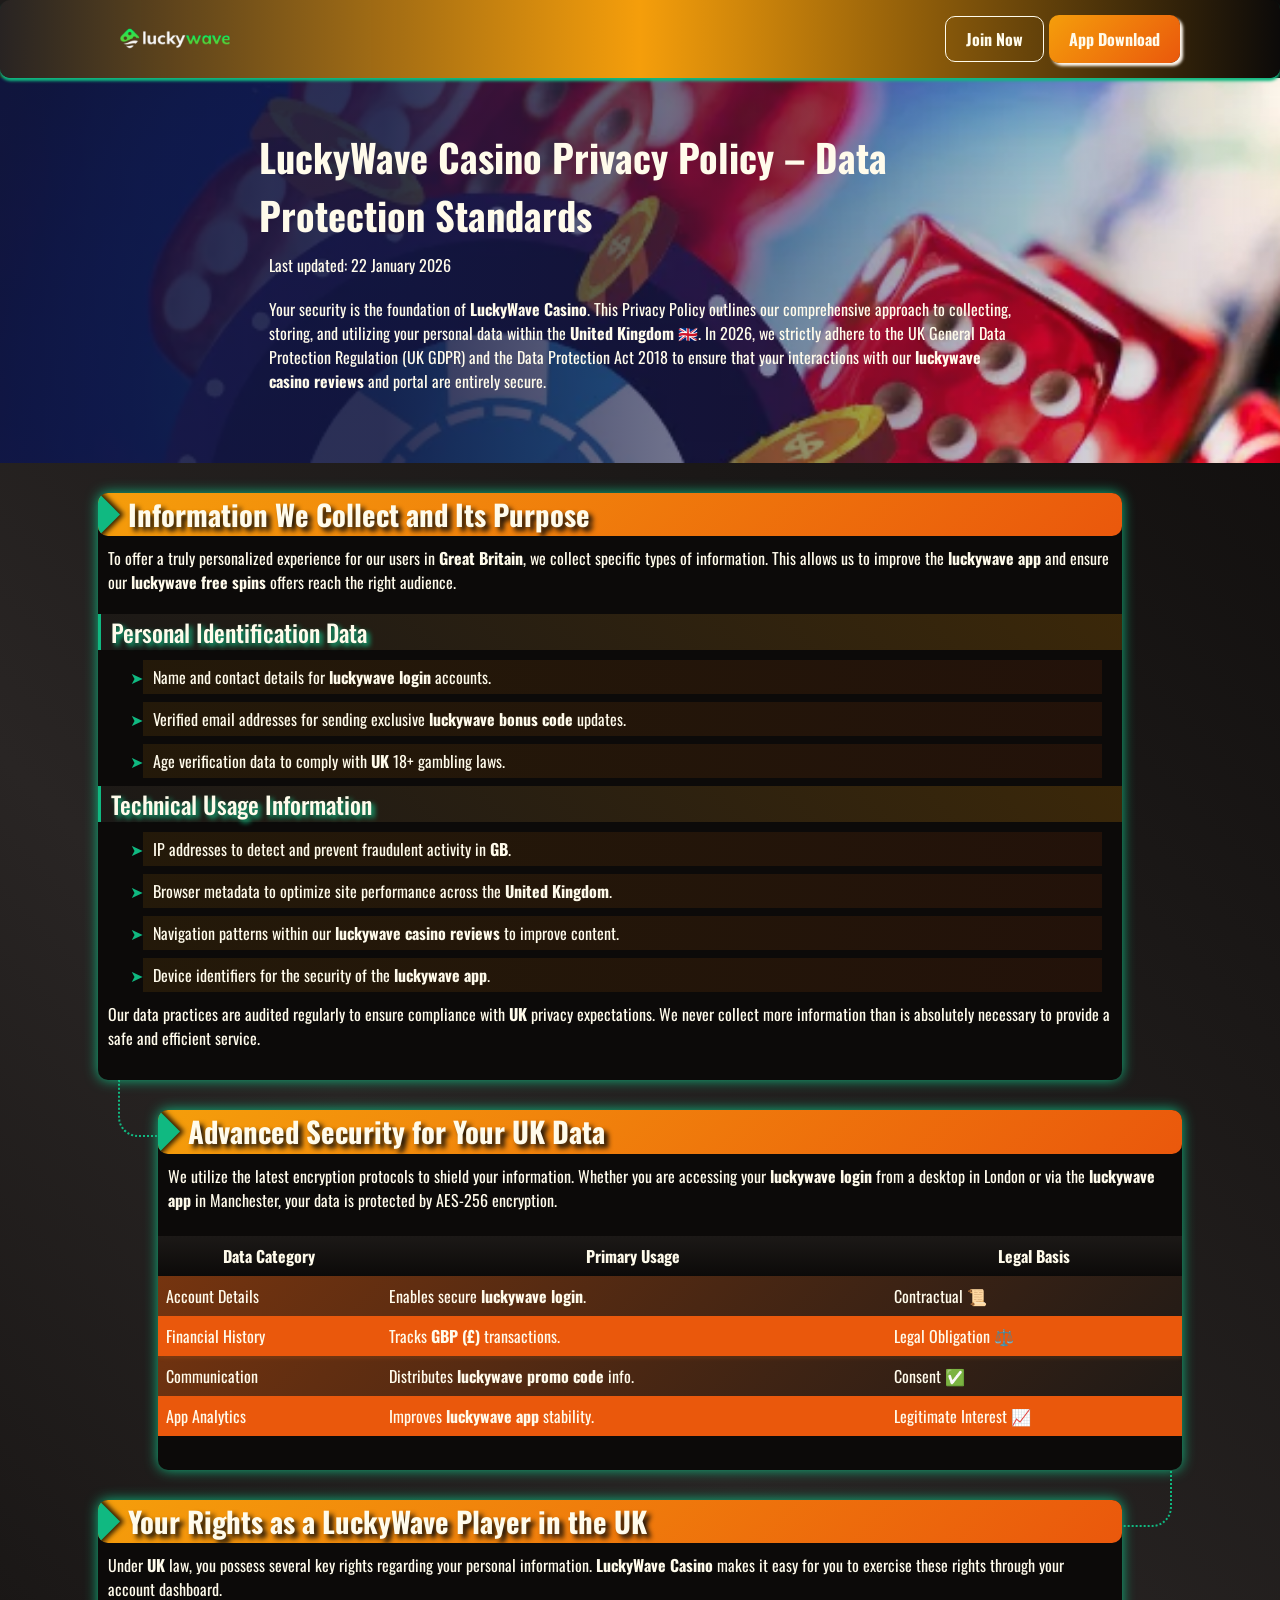
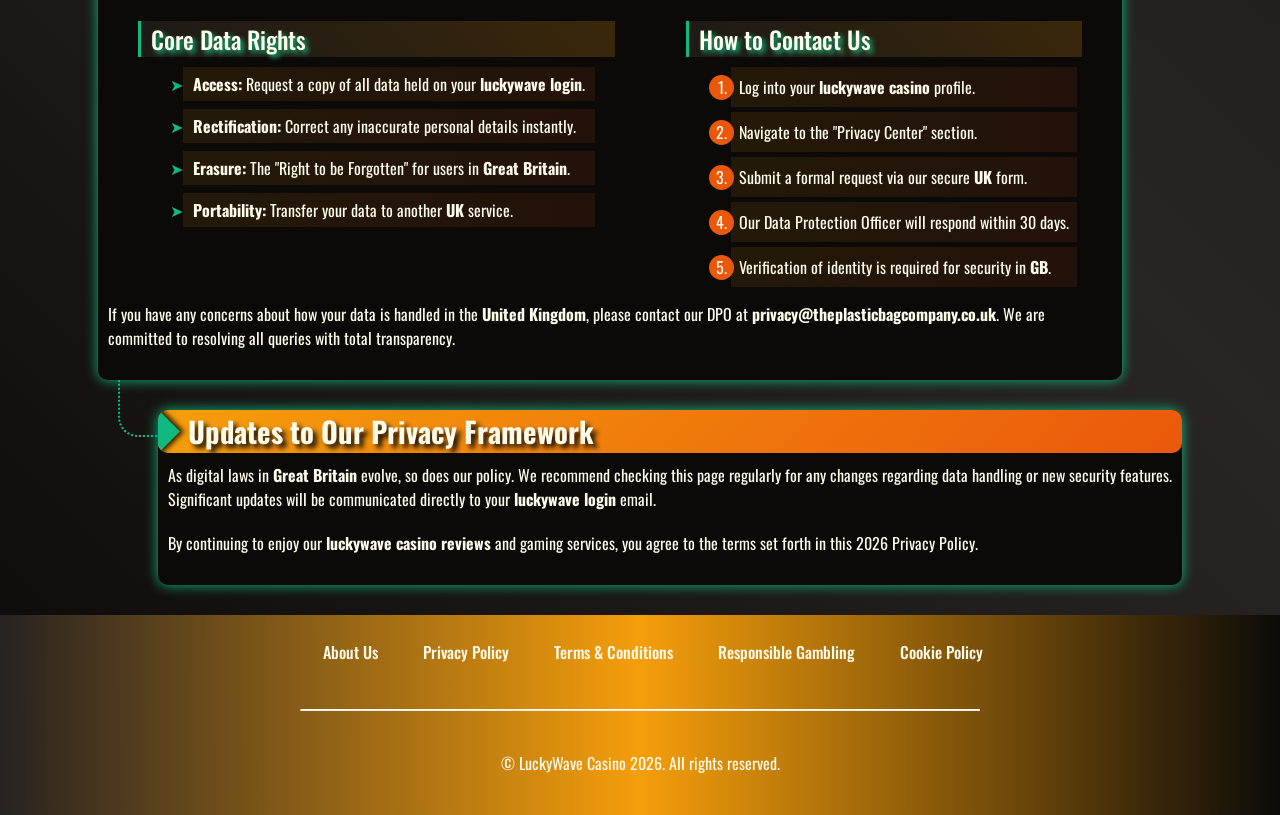
<file: privacy-policy/index.html>
<!DOCTYPE html>
<html lang="en">

<head>
    <meta charset="UTF-8">
    <meta name="viewport" content="width=device-width, initial-scale=1.0">
    <link rel="stylesheet" href="/style.css">
    <link rel="shortcut icon" href="/favicon.ico" type="image/x-icon">
    <title>LuckyWave Casino – UK Privacy Policy & Data Protection 2026</title>
    <meta name="description"
        content="LuckyWave Casino guarantees absolute data privacy. Learn how we securely process your personal information according to UK GDPR standards.">
    <meta name="googlebot" content="index,follow,noarchive">

    <link rel="canonical" href="https://www.theplasticbagcompany.co.uk/privacy-policy/">

    <meta property="og:type" content="website" />
    <meta property="og:title" content="LuckyWave Casino – Privacy Policy & Protection" />
    <meta property="og:description" content="LuckyWave Casino guarantees full transparency in data processing." />
    <meta property="og:url" content="https://www.theplasticbagcompany.co.uk/privacy-policy/" />
    <meta property="og:site_name" content="LuckyWave Casino" />
    <meta property="og:locale" content="en_GB" />
</head>

<body>

    <header>
        <div class="logo">
            <a href="/"><img src="/img/logo.webp" alt="LuckyWave Casino logo" width="140" height="70"></a>
        </div>

        <div class="header-btn">
            <a href="/play/" rel="nofollow" content="noindex" class="h-violet-btn">Join Now</a>
            <a href="/play/" rel="nofollow" content="noindex" class="h-accent-btn">App Download</a>
        </div>
    </header>

    <main>
        <div class="promo">
            <div class="promo-l">
                <h1>LuckyWave Casino Privacy Policy – Data Protection Standards</h1>
                <p class="txt">Last updated: 22 January 2026</p>
                <p class="txt">
                    Your security is the foundation of <strong>LuckyWave Casino</strong>. This Privacy Policy outlines
                    our comprehensive approach to collecting, storing, and utilizing your personal data within the
                    <strong>United Kingdom</strong> 🇬🇧. In 2026, we strictly adhere to the UK General Data Protection
                    Regulation (UK GDPR) and the Data Protection Act 2018 to ensure that your interactions with our
                    <strong>luckywave casino reviews</strong> and portal are entirely secure.
                </p>
            </div>
        </div>

        <div class="wrapper">
            <div class="container">
                <div class="container__header">
                    <h2>Information We Collect and Its Purpose</h2>
                </div>
                <p class="txt">
                    To offer a truly personalized experience for our users in <strong>Great Britain</strong>, we
                    collect specific types of information. This allows us to improve the <strong>luckywave app</strong>
                    and ensure our <strong>luckywave free spins</strong> offers reach the right audience.
                </p>

                <h3>Personal Identification Data</h3>
                <ul>
                    <li>Name and contact details for <strong>luckywave login</strong> accounts.</li>
                    <li>Verified email addresses for sending exclusive <strong>luckywave bonus code</strong> updates.
                    </li>
                    <li>Age verification data to comply with <strong>UK</strong> 18+ gambling laws.</li>
                </ul>

                <h3>Technical Usage Information</h3>
                <ul>
                    <li>IP addresses to detect and prevent fraudulent activity in <strong>GB</strong>.</li>
                    <li>Browser metadata to optimize site performance across the <strong>United Kingdom</strong>.</li>
                    <li>Navigation patterns within our <strong>luckywave casino reviews</strong> to improve content.
                    </li>
                    <li>Device identifiers for the security of the <strong>luckywave app</strong>.</li>
                </ul>

                <p class="txt">
                    Our data practices are audited regularly to ensure compliance with <strong>UK</strong> privacy
                    expectations. We never collect more information than is absolutely necessary to provide a
                    safe and efficient service.
                </p>
            </div>

            <div class="container">
                <div class="container__header">
                    <h2>Advanced Security for Your UK Data</h2>
                </div>
                <p class="txt">
                    We utilize the latest encryption protocols to shield your information. Whether you are accessing
                    your <strong>luckywave login</strong> from a desktop in London or via the <strong>luckywave
                        app</strong>
                    in Manchester, your data is protected by AES-256 encryption.
                </p>

                <div class="table-wrapper">
                    <table>
                        <thead>
                            <tr>
                                <th>Data Category</th>
                                <th>Primary Usage</th>
                                <th>Legal Basis</th>
                            </tr>
                        </thead>
                        <tbody>
                            <tr>
                                <td>Account Details</td>
                                <td>Enables secure <strong>luckywave login</strong>.</td>
                                <td>Contractual 📜</td>
                            </tr>
                            <tr>
                                <td>Financial History</td>
                                <td>Tracks <strong>GBP (£)</strong> transactions.</td>
                                <td>Legal Obligation ⚖️</td>
                            </tr>
                            <tr>
                                <td>Communication</td>
                                <td>Distributes <strong>luckywave promo code</strong> info.</td>
                                <td>Consent ✅</td>
                            </tr>
                            <tr>
                                <td>App Analytics</td>
                                <td>Improves <strong>luckywave app</strong> stability.</td>
                                <td>Legitimate Interest 📈</td>
                            </tr>
                        </tbody>
                    </table>
                </div>
            </div>

            <div class="container">
                <div class="container__header">
                    <h2>Your Rights as a LuckyWave Player in the UK</h2>
                </div>
                <p class="txt">
                    Under <strong>UK</strong> law, you possess several key rights regarding your personal information.
                    <strong>LuckyWave Casino</strong> makes it easy for you to exercise these rights through your
                    account dashboard.
                </p>

                <div class="comparison-list">
                    <div>
                        <h3>Core Data Rights</h3>
                        <ul>
                            <li><strong>Access:</strong> Request a copy of all data held on your <strong>luckywave
                                    login</strong>.</li>
                            <li><strong>Rectification:</strong> Correct any inaccurate personal details instantly.</li>
                            <li><strong>Erasure:</strong> The "Right to be Forgotten" for users in <strong>Great
                                    Britain</strong>.</li>
                            <li><strong>Portability:</strong> Transfer your data to another <strong>UK</strong> service.
                            </li>
                        </ul>
                    </div>

                    <div>
                        <h3>How to Contact Us</h3>
                        <ol>
                            <li>Log into your <strong>luckywave casino</strong> profile.</li>
                            <li>Navigate to the "Privacy Center" section.</li>
                            <li>Submit a formal request via our secure <strong>UK</strong> form.</li>
                            <li>Our Data Protection Officer will respond within 30 days.</li>
                            <li>Verification of identity is required for security in <strong>GB</strong>.</li>
                        </ol>
                    </div>
                </div>

                <p class="txt">
                    If you have any concerns about how your data is handled in the <strong>United Kingdom</strong>,
                    please contact our DPO at <strong>privacy@theplasticbagcompany.co.uk</strong>. We are committed
                    to resolving all queries with total transparency.
                </p>
            </div>

            <div class="container">
                <div class="container__header">
                    <h2>Updates to Our Privacy Framework</h2>
                </div>
                <p class="txt">
                    As digital laws in <strong>Great Britain</strong> evolve, so does our policy. We recommend
                    checking this page regularly for any changes regarding data handling or new security features.
                    Significant updates will be communicated directly to your <strong>luckywave login</strong> email.
                </p>
                <p class="txt">
                    By continuing to enjoy our <strong>luckywave casino reviews</strong> and gaming services, you
                    agree to the terms set forth in this 2026 Privacy Policy.
                </p>
            </div>
        </div>
    </main>

    <footer>
        <ul class="f-nav">
            <li><a href="/about-us/">About Us</a></li>
            <li><a href="/privacy-policy/">Privacy Policy</a></li>
            <li><a href="/terms-and-conditions/">Terms & Conditions</a></li>
            <li><a href="/responsible-gambling/">Responsible Gambling</a></li>
            <li><a href="/cookie-policy/">Cookie Policy</a></li>
        </ul>
        <hr>
        <p class="txt">© LuckyWave Casino 2026. All rights reserved.</p>
    </footer>
</body>

</html>
</file>
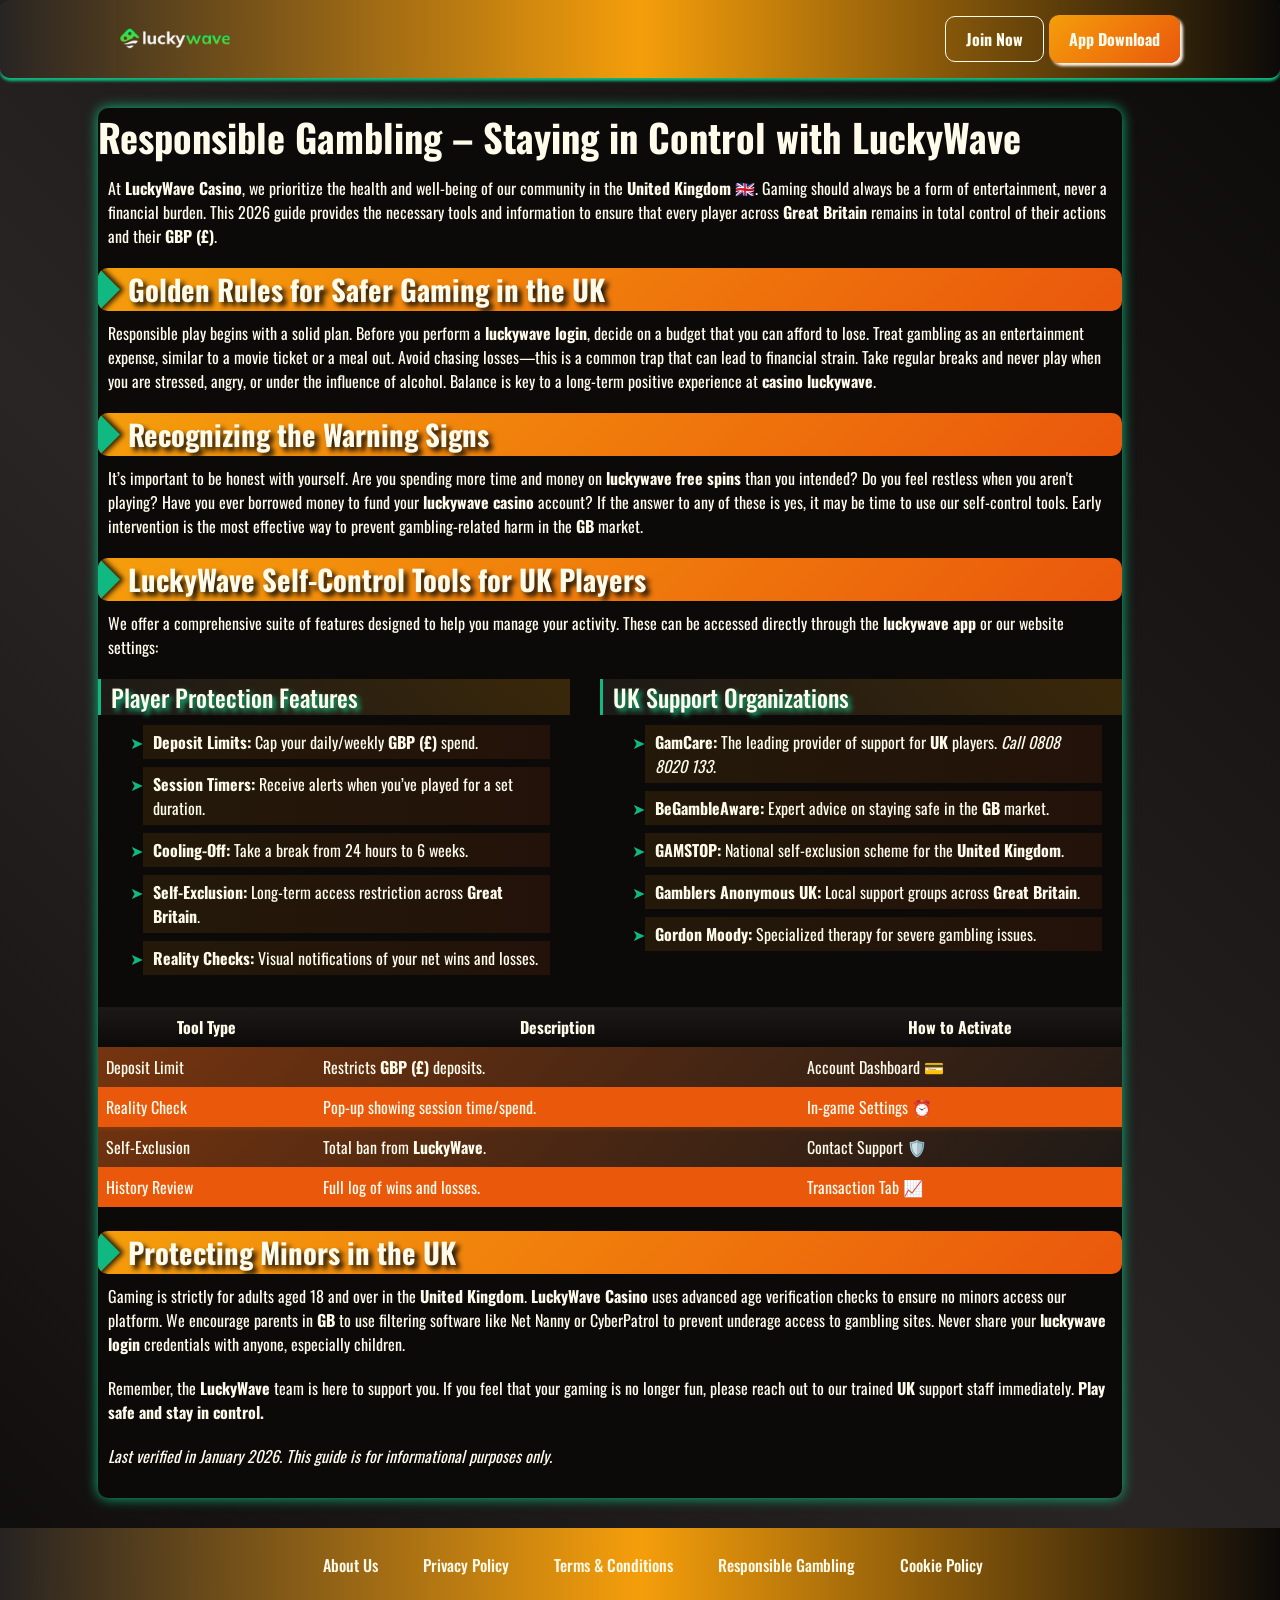
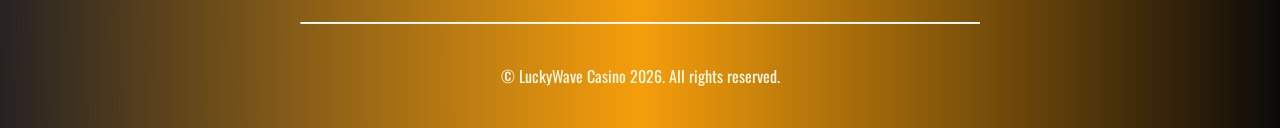
<file: responsible-gambling/index.html>
<!DOCTYPE html>
<html lang="en">

<head>
    <meta charset="UTF-8">
    <meta name="viewport" content="width=device-width, initial-scale=1.0">
    <link rel="stylesheet" href="/style.css">
    <link rel="shortcut icon" href="/favicon.ico" type="image/x-icon">
    <title>Responsible Gambling – Safe Play & Player Support at LuckyWave UK</title>
    <meta name="description"
        content="LuckyWave Casino is dedicated to safe gaming in the UK. Find tools for self-exclusion, deposit limits, and British support organizations for 2026.">
    <meta name="googlebot" content="index,follow,noarchive">

    <link rel="canonical" href="https://www.theplasticbagcompany.co.uk/responsible-gambling/">

    <meta property="og:type" content="website" />
    <meta property="og:title" content="Responsible Gambling – Safe Play at LuckyWave UK" />
    <meta property="og:description"
        content="LuckyWave Casino provides information on responsible gambling. Learn to recognise risky behaviours and find effective self-control tools." />
    <meta property="og:url" content="https://www.theplasticbagcompany.co.uk/responsible-gambling/" />
    <meta property="og:site_name" content="LuckyWave Casino" />
    <meta property="og:locale" content="en_GB" />
</head>

<body>

    <header>
        <div class="logo">
            <a href="/"><img src="/img/logo.webp" alt="LuckyWave Casino logo" width="140" height="70"></a>
        </div>

        <div class="header-btn">
            <a href="/play/" rel="nofollow" content="noindex" class="h-violet-btn">Join Now</a>
            <a href="/play/" rel="nofollow" content="noindex" class="h-accent-btn">App Download</a>
        </div>
    </header>

    <main>
        <div class="wrapper">
            <div class="container">
                <h1>Responsible Gambling – Staying in Control with LuckyWave</h1>
                <p class="txt">
                    At <strong>LuckyWave Casino</strong>, we prioritize the health and well-being of our community
                    in the <strong>United Kingdom</strong> 🇬🇧. Gaming should always be a form of entertainment,
                    never a financial burden. This 2026 guide provides the necessary tools and information to
                    ensure that every player across <strong>Great Britain</strong> remains in total control of
                    their actions and their <strong>GBP (£)</strong>.
                </p>

                <div class="container__header">
                    <h2>Golden Rules for Safer Gaming in the UK</h2>
                </div>
                <p class="txt">
                    Responsible play begins with a solid plan. Before you perform a <strong>luckywave login</strong>,
                    decide on a budget that you can afford to lose. Treat gambling as an entertainment expense,
                    similar to a movie ticket or a meal out. Avoid chasing losses—this is a common trap that can
                    lead to financial strain. Take regular breaks and never play when you are stressed, angry,
                    or under the influence of alcohol. Balance is key to a long-term positive experience at
                    <strong>casino luckywave</strong>.
                </p>

                <div class="container__header">
                    <h2>Recognizing the Warning Signs</h2>
                </div>
                <p class="txt">
                    It’s important to be honest with yourself. Are you spending more time and money on
                    <strong>luckywave free spins</strong> than you intended? Do you feel restless when you aren't
                    playing? Have you ever borrowed money to fund your <strong>luckywave casino</strong> account?
                    If the answer to any of these is yes, it may be time to use our self-control tools. Early
                    intervention is the most effective way to prevent gambling-related harm in the <strong>GB</strong>
                    market.
                </p>

                <div class="container__header">
                    <h2>LuckyWave Self-Control Tools for UK Players</h2>
                </div>
                <p class="txt">
                    We offer a comprehensive suite of features designed to help you manage your activity. These
                    can be accessed directly through the <strong>luckywave app</strong> or our website settings:
                </p>

                <div class="comparison-list">
                    <div>
                        <h3>Player Protection Features</h3>
                        <ul>
                            <li><strong>Deposit Limits:</strong> Cap your daily/weekly <strong>GBP (£)</strong> spend.
                            </li>
                            <li><strong>Session Timers:</strong> Receive alerts when you’ve played for a set duration.
                            </li>
                            <li><strong>Cooling-Off:</strong> Take a break from 24 hours to 6 weeks.</li>
                            <li><strong>Self-Exclusion:</strong> Long-term access restriction across <strong>Great
                                    Britain</strong>.</li>
                            <li><strong>Reality Checks:</strong> Visual notifications of your net wins and losses.</li>
                        </ul>
                    </div>

                    <div>
                        <h3>UK Support Organizations</h3>
                        <ul>
                            <li><strong>GamCare:</strong> The leading provider of support for <strong>UK</strong>
                                players.
                                <em>Call 0808 8020 133</em>.
                            </li>
                            <li><strong>BeGambleAware:</strong> Expert advice on staying safe in the <strong>GB</strong>
                                market.</li>
                            <li><strong>GAMSTOP:</strong> National self-exclusion scheme for the <strong>United
                                    Kingdom</strong>.</li>
                            <li><strong>Gamblers Anonymous UK:</strong> Local support groups across <strong>Great
                                    Britain</strong>.</li>
                            <li><strong>Gordon Moody:</strong> Specialized therapy for severe gambling issues.</li>
                        </ul>
                    </div>
                </div>

                <div class="table-wrapper">
                    <table>
                        <thead>
                            <tr>
                                <th>Tool Type</th>
                                <th>Description</th>
                                <th>How to Activate</th>
                            </tr>
                        </thead>
                        <tbody>
                            <tr>
                                <td>Deposit Limit</td>
                                <td>Restricts <strong>GBP (£)</strong> deposits.</td>
                                <td>Account Dashboard 💳</td>
                            </tr>
                            <tr>
                                <td>Reality Check</td>
                                <td>Pop-up showing session time/spend.</td>
                                <td>In-game Settings ⏰</td>
                            </tr>
                            <tr>
                                <td>Self-Exclusion</td>
                                <td>Total ban from <strong>LuckyWave</strong>.</td>
                                <td>Contact Support 🛡️</td>
                            </tr>
                            <tr>
                                <td>History Review</td>
                                <td>Full log of wins and losses.</td>
                                <td>Transaction Tab 📈</td>
                            </tr>
                        </tbody>
                    </table>
                </div>

                <div class="container__header">
                    <h2>Protecting Minors in the UK</h2>
                </div>
                <p class="txt">
                    Gaming is strictly for adults aged 18 and over in the <strong>United Kingdom</strong>.
                    <strong>LuckyWave Casino</strong> uses advanced age verification checks to ensure no minors
                    access our platform. We encourage parents in <strong>GB</strong> to use filtering software
                    like Net Nanny or CyberPatrol to prevent underage access to gambling sites. Never share your
                    <strong>luckywave login</strong> credentials with anyone, especially children.
                </p>

                <p class="txt">
                    Remember, the <strong>LuckyWave</strong> team is here to support you. If you feel that your
                    gaming is no longer fun, please reach out to our trained <strong>UK</strong> support staff
                    immediately. <strong>Play safe and stay in control.</strong>
                </p>
                <p class="txt"><em>Last verified in January 2026. This guide is for informational purposes only.</em>
                </p>
            </div>
        </div>
    </main>

    <footer>
        <ul class="f-nav">
            <li><a href="/about-us/">About Us</a></li>
            <li><a href="/privacy-policy/">Privacy Policy</a></li>
            <li><a href="/terms-and-conditions/">Terms & Conditions</a></li>
            <li><a href="/responsible-gambling/">Responsible Gambling</a></li>
            <li><a href="/cookie-policy/">Cookie Policy</a></li>
        </ul>
        <hr>
        <p class="txt">© LuckyWave Casino 2026. All rights reserved.</p>
    </footer>
</body>

</html>
</file>
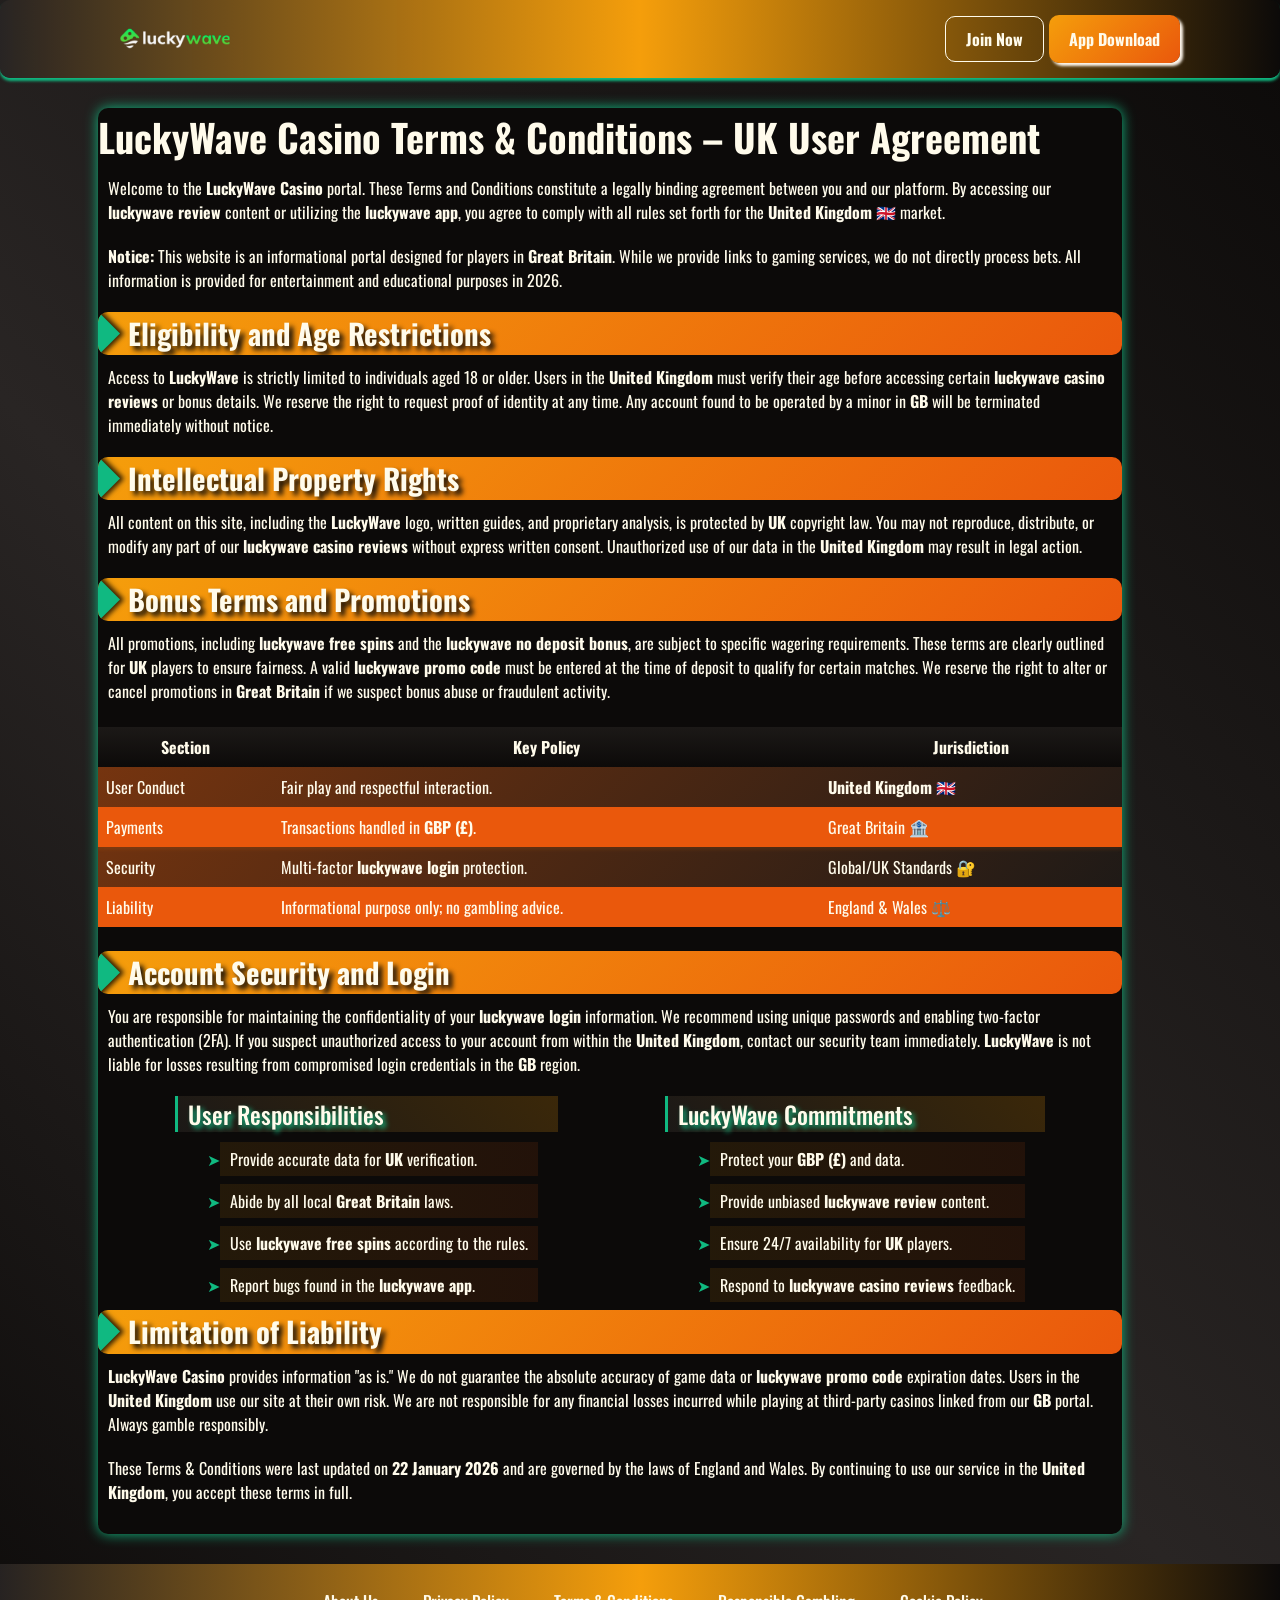
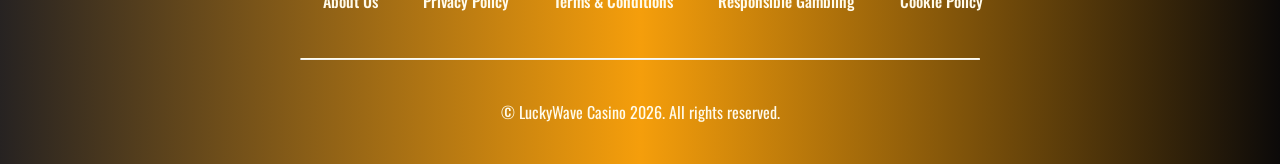
<file: terms-and-conditions/index.html>
<!DOCTYPE html>
<html lang="en">

<head>
    <meta charset="UTF-8">
    <meta name="viewport" content="width=device-width, initial-scale=1.0">
    <link rel="stylesheet" href="/style.css">
    <link rel="shortcut icon" href="/favicon.ico" type="image/x-icon">
    <title>Terms & Conditions – LuckyWave Casino UK User Agreement 2026</title>
    <meta name="description"
        content="Read the official terms for LuckyWave Casino in the UK. Rules on bonuses, login security, and platform usage for players in Great Britain.">
    <meta name="googlebot" content="index,follow,noarchive">

    <link rel="canonical" href="https://www.theplasticbagcompany.co.uk/terms-and-conditions/">

    <meta property="og:type" content="website" />
    <meta property="og:title" content="Terms & Conditions – LuckyWave Casino UK" />
    <meta property="og:description"
        content="Review the Terms & Conditions of the LuckyWave Casino information platform for a clear understanding." />
    <meta property="og:url" content="https://www.theplasticbagcompany.co.uk/terms-and-conditions/" />
    <meta property="og:site_name" content="LuckyWave Casino" />
    <meta property="og:locale" content="en_GB" />
</head>

<body>

    <header>
        <div class="logo">
            <a href="/"><img src="/img/logo.webp" alt="LuckyWave Casino logo" width="140" height="70"></a>
        </div>

        <div class="header-btn">
            <a href="/play/" rel="nofollow" content="noindex" class="h-violet-btn">Join Now</a>
            <a href="/play/" rel="nofollow" content="noindex" class="h-accent-btn">App Download</a>
        </div>
    </header>

    <main>
        <div class="wrapper">
            <div class="container">
                <h1>LuckyWave Casino Terms & Conditions – UK User Agreement</h1>
                <p class="txt">
                    Welcome to the <strong>LuckyWave Casino</strong> portal. These Terms and Conditions constitute a
                    legally binding agreement between you and our platform. By accessing our <strong>luckywave
                        review</strong>
                    content or utilizing the <strong>luckywave app</strong>, you agree to comply with all rules set
                    forth for the <strong>United Kingdom</strong> 🇬🇧 market.
                </p>
                <p class="txt">
                    <strong>Notice:</strong> This website is an informational portal designed for players in
                    <strong>Great Britain</strong>. While we provide links to gaming services, we do not directly
                    process bets. All information is provided for entertainment and educational purposes in 2026.
                </p>

                <div class="container__header">
                    <h2>Eligibility and Age Restrictions</h2>
                </div>
                <p class="txt">
                    Access to <strong>LuckyWave</strong> is strictly limited to individuals aged 18 or older.
                    Users in the <strong>United Kingdom</strong> must verify their age before accessing certain
                    <strong>luckywave casino reviews</strong> or bonus details. We reserve the right to request
                    proof of identity at any time. Any account found to be operated by a minor in <strong>GB</strong>
                    will be terminated immediately without notice.
                </p>

                <div class="container__header">
                    <h2>Intellectual Property Rights</h2>
                </div>
                <p class="txt">
                    All content on this site, including the <strong>LuckyWave</strong> logo, written guides, and
                    proprietary analysis, is protected by <strong>UK</strong> copyright law. You may not reproduce,
                    distribute, or modify any part of our <strong>luckywave casino reviews</strong> without express
                    written consent. Unauthorized use of our data in the <strong>United Kingdom</strong> may result
                    in legal action.
                </p>

                <div class="container__header">
                    <h2>Bonus Terms and Promotions</h2>
                </div>
                <p class="txt">
                    All promotions, including <strong>luckywave free spins</strong> and the
                    <strong>luckywave no deposit bonus</strong>, are subject to specific wagering requirements.
                    These terms are clearly outlined for <strong>UK</strong> players to ensure fairness. A valid
                    <strong>luckywave promo code</strong> must be entered at the time of deposit to qualify for
                    certain matches. We reserve the right to alter or cancel promotions in <strong>Great
                        Britain</strong>
                    if we suspect bonus abuse or fraudulent activity.
                </p>

                <div class="table-wrapper">
                    <table>
                        <thead>
                            <tr>
                                <th>Section</th>
                                <th>Key Policy</th>
                                <th>Jurisdiction</th>
                            </tr>
                        </thead>
                        <tbody>
                            <tr>
                                <td>User Conduct</td>
                                <td>Fair play and respectful interaction.</td>
                                <td><strong>United Kingdom</strong> 🇬🇧</td>
                            </tr>
                            <tr>
                                <td>Payments</td>
                                <td>Transactions handled in <strong>GBP (£)</strong>.</td>
                                <td>Great Britain 🏦</td>
                            </tr>
                            <tr>
                                <td>Security</td>
                                <td>Multi-factor <strong>luckywave login</strong> protection.</td>
                                <td>Global/UK Standards 🔐</td>
                            </tr>
                            <tr>
                                <td>Liability</td>
                                <td>Informational purpose only; no gambling advice.</td>
                                <td>England & Wales ⚖️</td>
                            </tr>
                        </tbody>
                    </table>
                </div>

                <div class="container__header">
                    <h2>Account Security and Login</h2>
                </div>
                <p class="txt">
                    You are responsible for maintaining the confidentiality of your <strong>luckywave login</strong>
                    information. We recommend using unique passwords and enabling two-factor authentication (2FA).
                    If you suspect unauthorized access to your account from within the <strong>United Kingdom</strong>,
                    contact our security team immediately. <strong>LuckyWave</strong> is not liable for losses
                    resulting from compromised login credentials in the <strong>GB</strong> region.
                </p>

                <div class="comparison-list">
                    <div>
                        <h3>User Responsibilities</h3>
                        <ul>
                            <li>Provide accurate data for <strong>UK</strong> verification.</li>
                            <li>Abide by all local <strong>Great Britain</strong> laws.</li>
                            <li>Use <strong>luckywave free spins</strong> according to the rules.</li>
                            <li>Report bugs found in the <strong>luckywave app</strong>.</li>
                        </ul>
                    </div>

                    <div>
                        <h3>LuckyWave Commitments</h3>
                        <ul>
                            <li>Protect your <strong>GBP (£)</strong> and data.</li>
                            <li>Provide unbiased <strong>luckywave review</strong> content.</li>
                            <li>Ensure 24/7 availability for <strong>UK</strong> players.</li>
                            <li>Respond to <strong>luckywave casino reviews</strong> feedback.</li>
                        </ul>
                    </div>
                </div>

                <div class="container__header">
                    <h2>Limitation of Liability</h2>
                </div>
                <p class="txt">
                    <strong>LuckyWave Casino</strong> provides information "as is." We do not guarantee the
                    absolute accuracy of game data or <strong>luckywave promo code</strong> expiration dates.
                    Users in the <strong>United Kingdom</strong> use our site at their own risk. We are not
                    responsible for any financial losses incurred while playing at third-party casinos linked
                    from our <strong>GB</strong> portal. Always gamble responsibly.
                </p>

                <p class="txt">
                    These Terms & Conditions were last updated on <strong>22 January 2026</strong> and are
                    governed by the laws of England and Wales. By continuing to use our service in the
                    <strong>United Kingdom</strong>, you accept these terms in full.
                </p>
            </div>
        </div>
    </main>

    <footer>
        <ul class="f-nav">
            <li><a href="/about-us/">About Us</a></li>
            <li><a href="/privacy-policy/">Privacy Policy</a></li>
            <li><a href="/terms-and-conditions/">Terms & Conditions</a></li>
            <li><a href="/responsible-gambling/">Responsible Gambling</a></li>
            <li><a href="/cookie-policy/">Cookie Policy</a></li>
        </ul>
        <hr>
        <p class="txt">© LuckyWave Casino 2026. All rights reserved.</p>
    </footer>
</body>

</html>
</file>
<file: style.css>
@font-face {
	font-family: Oswald;
	src: url('./font/Oswald-Regular.ttf') format('truetype');
	font-weight: 400;
	font-style: normal;
}
@font-face {
	font-family: Oswald;
	src: url('./font/Oswald-Medium.ttf') format('truetype');
	font-weight: 500;
	font-style: normal;
}
@font-face {
	font-family: Oswald;
	src: url('./font/Oswald-Bold.ttf') format('truetype');
	font-weight: 700;
	font-style: normal;
}

@font-face {
	font-family: Inter;
	src: url('./font/Inter_18pt-Regular.ttf') format('truetype');
	font-weight: 400;
	font-style: normal;
}
@font-face {
	font-family: Inter;
	src: url('./font/Inter_18pt-Medium.ttf') format('truetype');
	font-weight: 500;
	font-style: normal;
}
@font-face {
	font-family: Inter;
	src: url('./font/Inter_18pt-Bold.ttf') format('truetype');
	font-weight: 700;
	font-style: normal;
}

:root {
	interpolate-size: allow-keywords;

	--background: linear-gradient(45deg, #0c0a09 0%, #292524 45%, #0c0a09 100%);
	--header: linear-gradient(90deg, rgba(41, 37, 36, 0.9), #f59e0b, #0c0a09);

	--btn-accent: linear-gradient(135deg, #f59e0b, #ea580c);
	--btn-inherit: #fffbeb;

	--accent: linear-gradient(135deg, #d97706, #9a3412);
	--sub-title: linear-gradient(-135deg, rgba(245, 158, 11, 0.2), #1c1917);

	--gift: #fff7ed;
	--gift-bg: rgba(249, 115, 22, 0.1);
	--gift-btn: linear-gradient(135deg, #78350f, #1c1917);

	--border-radius: 10px;
	--container: #0c0a09;
	--table: linear-gradient(180deg, #1c1917, #0c0a09);

	--minus: #10b981;
	--shadow: rgba(245, 158, 11, 0.35);
	--second-shadow: #ea580c;
	--text-shadow: #fbbf24;
	--list-bg: linear-gradient(90deg, rgba(245, 158, 11, 0.1), rgba(234, 88, 12, 0.1));
}

* {
	margin: 0;
	padding: 0;
	box-sizing: border-box;
	scroll-behavior: smooth;
	text-overflow: clip;
}

ul {
	list-style: '➤';
	margin-left: 25px;
}

ul li,
ol li {
	position: relative;
	z-index: 1;
	background: var(--list-bg);
}

ul li {
	padding: 5px 10px;
	margin: 8px 20px;
}

ul li::marker {
	color: var(--minus);
}

ol li {
	padding: 8px;
	margin: 5px 5px 5px 45px;
}

ol li::before {
	content: '';
	position: absolute;
	top: 8px;
	left: -22px;
	width: 25px;
	height: 25px;
	border-radius: 50%;
	background-color: var(--second-shadow);
	z-index: -1;
}

ol {
	list-style-position: outside;
}

a {
	text-decoration: none;
	color: inherit;
}

img,
video {
	width: 80%;
	height: auto;
	display: block;
	border-radius: var(--border-radius);
}

button {
	all: unset;
	cursor: pointer;
	box-sizing: border-box;
}

input,
textarea,
button,
select {
	font: inherit;
	border: none;
	outline: none;
}

h1,
h2,
h3,
h4,
h5,
h6 {
	font-weight: 500;
	color: var(--btn-inherit) fff;
}

h1 {
	font-weight: 700;
	font-size: 2.4rem;
}

h2 {
	font-size: 1.8rem;
	font-weight: 700;
	text-shadow: 4px 4px 5px var(--container);
}

h3 {
	font-size: 1.5rem;
	font-weight: 500;
	padding-left: 10px;
	margin-bottom: 10px;
	border-left: 3px solid var(--minus);
	background: var(--sub-title);
	text-shadow: 3px 3px 5px var(--minus);
}

.txt {
	font-size: 1rem;
	margin: 10px 10px 20px 10px;
}

body {
	font-family: 'Oswald', sans-serif;
	font-size: 1rem;
	line-height: 1.5;
	background: var(--background);
	color: var(--btn-inherit);
	box-sizing: border-box;
}

main {
	width: 100%;
	margin: 0 auto;
}

header {
	padding: 15px 100px;
	height: auto;
	display: flex;
	align-items: center;
	justify-content: space-between;
	background: var(--header);
	box-shadow: 0 3px 3px var(--minus);
	border-radius: var(--border-radius);
	max-width: 100vw;
	margin: 0 auto;
	position: sticky;
	top: 0;
	z-index: 100;
	overflow: hidden;
}

header img {
	width: 150px;
	height: auto;
	border-radius: 10px;
}

.header-btn {
	display: flex;
	align-items: center;
	justify-content: center;
}

.h-violet-btn {
	padding: 10px 20px;
	font-size: 1rem;
	border: 1px solid var(--btn-inherit);
	border-radius: var(--border-radius);
	margin-right: 5px;
	font-weight: 700;
	transition: all 0.3s ease-in-out;
}

.h-accent-btn {
	padding: 12px 20px;
	font-size: 1rem;
	background: var(--btn-accent);
	box-shadow: 3px 3px 3px var(--gift);
	border-radius: var(--border-radius);
	text-align: center;
	font-weight: 700;
	transition: all 0.3s ease;
}

.h-app-link {
	font-size: 1rem;
	font-weight: 600;
	transition: all 0.5s ease;
}

.h-accent-btn:hover {
	background: white;
	color: var(--minus);
}

.h-violet-btn:hover,
.h-accent-btn:hover {
	transform: scale(0.9);
	box-shadow: 1px 1px 5px var(--gift);
}

.h-app-link:hover {
	font-size: 1.2rem;
}

.wrapper {
	max-width: 80%;
	margin: 0 auto;
}

.promo {
	display: flex;
	flex-direction: column;
	align-items: center;
	justify-content: space-between;
	padding: 10px;
	margin: 0 auto;
	gap: 10px;
	background-image:
		linear-gradient(90deg, rgba(17, 22, 65, 0.89) 30%, rgba(255, 255, 255, 0) 100%), url(./img/layer.webp);
	background-attachment: fixed;
	background-repeat: no-repeat;
	background-size: cover;
}

.promo-l {
	padding: 40px 60px;
	width: 70%;
	z-index: 10;
}

.promo-gift {
	position: relative;
	display: flex;
	align-items: center;
	width: 70%;
	height: auto;
	padding: 10px 30px;
	text-align: center;
	background: var(--gift-bg);
	backdrop-filter: blur(5px);
	border-radius: var(--border-radius);
}

.gift-box {
	position: absolute;
	left: 0;
	background: var(--gift);
	border-radius: 100%;
	display: none;
	width: 84px;
	height: auto;
	align-items: center;
	justify-content: center;
	padding: 12px;
	margin: 0px auto;
	margin-top: -48px;
}

.txt-accent {
	color: var(--minus);
	font-size: 2rem;
	line-height: 2rem;
	text-transform: uppercase;
	font-weight: 700;
	text-shadow:
		0 0 10px var(--btn-inherit),
		0 0 24px var(--minus),
		-0.2rem 0.1rem 16px var(--minus),
		0.2rem 0.1rem 16px var(--minus),
		0 -0.5rem 32px var(--text-shadow),
		0 0.5rem 48px var(--text-shadow);
	animation:
		shine 2s forwards,
		flicker 3s infinite;
}

.flicker {
	animation:
		shine 2s forwards,
		blink 3s 2s infinite;
}

.fast-flicker {
	animation:
		shine 2s forwards,
		blink 10s 1s infinite;
}

.btn-accent {
	display: inline-block;
	padding: 10px 12px;
	font-size: 1rem;
	background: var(--gift-btn);
	color: var(--btn-inherit) fff;
	border-radius: 10px;
	text-align: center;
	font-weight: 700;
	margin: 10px auto;
	text-transform: uppercase;
	transition: all 0.4s ease-in-out;
}

.btn-accent:hover {
	transform: scale(1.1);
}

.container {
	padding-bottom: 10px;
	margin: 30px auto;
	background: var(--container);
	box-shadow: 0 0 13px var(--minus);
	border-radius: var(--border-radius);
}

.container:nth-child(odd) {
	transform: translateX(-30px);
}

.container:nth-child(even) {
	transform: translateX(30px);
}

.container:not(:last-child)::after {
	content: '';
	position: absolute;
	top: 100%;
	width: 50px;
	height: 55px;
	border-style: dotted;
	border-color: var(--minus);
	z-index: -1;
}

.container:nth-child(odd):not(:last-child)::after {
	left: 20px;
	border-width: 0 0 2px 2px;
	border-bottom-left-radius: 20px;
}

.container:nth-child(even):not(:last-child)::after {
	right: 10px;
	border-width: 0 2px 2px 0;
	border-bottom-right-radius: 20px;
}

.container__header {
	position: relative;
	padding-left: 30px;
	margin-bottom: 10px;
	background: var(--btn-accent);
	border-radius: var(--border-radius);
	overflow: hidden;
}

.container__header::before {
	content: '';
	position: absolute;
	left: -30px;
	aspect-ratio: 1 / 1;
	height: 100%;
	background: var(--minus);
	transform: rotate(45deg);
	box-shadow: 0 0 5px 3px rgba(0, 0, 0, 0.8);
}

.container__body {
	display: flex;
	flex-direction: column;
	gap: 5px;
	margin: 10px auto;
}

.table-wrapper {
	overflow-x: auto;
	margin: 1.5rem 0;
	width: 100%;
}

.table-wrapper table {
	width: 100%;
	border-collapse: collapse;
	color: var(--white);
	font-size: 1rem;
	min-width: 320px;
	background: var(--gift-btn);
}

thead {
	background: var(--table);
}

table td,
table th {
	border: 1px solid var(--background);
	padding: 8px;
}

table tr:nth-child(even) {
	background: var(--second-shadow);
	box-shadow: 0 3px 3px var(--gift-bg);
}
.row-title {
	padding-left: 10px;
	font-weight: bold;
}

.img {
	display: flex;
	justify-content: center;
	position: relative;
}

.quote {
	padding: 0 10px;
	border-left: 1px solid var(--minus);
	border-right: 1px solid var(--minus);
}

hr {
	width: 100%;
	border-top: 1px solid var(--btn-inherit);
	border-radius: 10px;
	margin-top: 10px;
}

.comparison-list {
	display: flex;
	align-items: start;
	justify-content: space-evenly;
	gap: 30px;
}

.faq-content {
	display: flex;
	flex-direction: column;
	gap: 5px;
	background: var(--table);
	padding: 10px;
}

.qa-content {
	margin: 20px auto;
	display: flex;
	flex-direction: column;
}

details::details-content {
	transition:
		height 1s ease,
		opacity 2s ease;
	height: 0;
	opacity: 0;
}

details[open]::details-content {
	height: auto;
	opacity: 1;
}

summary {
	list-style: none;
	cursor: pointer;
	border-left: 5px solid var(--minus);
}

.qa-title {
	width: 100%;
	position: relative;
	margin: 0;
	display: block;
	cursor: pointer;
}

.qa-answaer {
	font-size: 18px;
	padding: 10px;
	margin-left: 10px;
	color: var(--btn-inherit);
	background: var(--second-shadow);
}

.rewiev-item {
	display: flex;
	flex-direction: column;
	gap: 10px;
}

.user-img {
	width: 100px;
	margin: 0 auto;
	border-radius: 50%;
}

.about-author {
	display: flex;
	flex-direction: row;
	align-items: center;
	justify-content: space-between;
	padding-left: 10px;
}

.author-img {
	width: 100px;
	height: auto;
}

.about-author .txt {
	padding: 5px;
	margin: 0 20px;
}

.top-btn {
	position: fixed;
	right: 20px;
	bottom: 20px;
	width: 50px;
	height: 50px;
	background: var(--accent);
	border-radius: 50%;
	display: flex;
	align-items: center;
	justify-content: center;
	z-index: 1000;
	transition: all 0.3s ease;
	box-shadow: 0 4px 12px var(--shadow);
	animation: fade-in linear both;
	animation-timeline: scroll();
	animation-range: 0 800px;
}

.top-btn a {
	text-decoration: none;
	color: transparent;
	position: absolute;
	width: 100%;
	height: 100%;
}

.top-btn::after {
	content: '';
	width: 12px;
	height: 12px;
	border-top: 3px solid var(--btn-inherit);
	border-left: 3px solid var(--btn-inherit);
	transform: rotate(45deg);
	margin-top: 5px;
	pointer-events: none;
}

.cookie-checkbox {
	display: none;
}

.cookie-checkbox:checked + .cookie-modal {
	display: none;
}

.cookie-modal {
	position: fixed;
	bottom: 0;
	display: flex;
	gap: 20px;
	align-items: center;
	justify-content: space-around;
	padding: 10px 20px;
	background: var(--second-shadow);
	box-shadow: 0 0 15px var(--minus);
	border-radius: var(--border-radius);
	z-index: 100;
	transition: opacity 0.3s ease;
}

.cookie-modal .txt {
	margin: 10px;
}

.icon {
	display: flex;
	align-items: center;
	justify-content: center;
	width: 40px;
	height: auto;
	border-radius: 50%;
	background: var(--btn-inherit);
	& img {
		width: 100%;
	}
}

.agree {
	cursor: pointer;
	background: var(--shadow);
}

footer {
	display: flex;
	flex-direction: column;
	align-items: center;
	justify-content: center;
	gap: 30px;
	margin: 0 auto;
	width: 100%;
	padding: 20px 300px;
	background: var(--header);
	text-align: center;
}

.f-nav {
	list-style: none;
	display: flex;
	align-items: center;
	justify-content: space-between;
	width: 100%;
	font-size: 1rem;
	font-weight: 500;
	transition: all 0.4s ease-in-out;
}

.f-nav li {
	margin: 0;
	background: none;
}

.f-nav li:hover {
	color: var(--btn-accent);
}

footer a img {
	width: 80px;
	height: auto;
}
.f-active {
	color: var(--btn-accent);
}

@media (max-width: 1024px) {
	h1 {
		font-size: 2rem;
	}

	h2 {
		font-size: 1.5rem;
	}

	ul {
		margin-left: 0;
	}

	header {
		padding: 6px;
		margin: 0 auto;
		text-align: center;
		align-items: center;
		justify-content: space-around;
		gap: 4px;
		max-width: 100vw;
		margin: 0 auto;
		position: sticky;
		top: 0;
		z-index: 100;
	}

	header img {
		max-width: 130px;
	}

	.h-violet-btn {
		margin-right: 10px;
	}

	.h-violet-btn,
	.h-accent-btn {
		padding: 10px 14px;
	}

	.header-app {
		position: absolute;
		bottom: -24px;
		background: var(--header);
		width: 100vw;
	}

	.promo {
		width: 100%;
		padding: 20px 10px;
		margin: 0 auto;
		flex-direction: column;
	}

	.promo-l {
		width: 100%;
		padding: 20px;
	}

	.promo-gift {
		width: 100%;
		padding: 10px;
	}

	.txt-accent {
		font-size: 1rem;
	}

	.container:not(:last-child)::after {
		left: 50%;
		transform: translateX(-50%);
		width: 0;
		height: 50px;
		border-width: 0 0 0 2px;
		border-style: dotted;
		border-color: var(--second-shadow);
		border-radius: 0;
		z-index: -1;
	}

	.container:nth-child(odd):not(:last-child)::after {
		left: 50%;
	}

	.container__header::before {
		transform: none;
		aspect-ratio: 1/2;
	}

	table {
		width: 100%;
	}

	.comparison-list {
		flex-direction: column;
	}

	.wrapper {
		max-width: 100%;
		padding: 10px;
		margin: 20px auto;
	}

	.container:nth-child(odd) {
		transform: translateX(0);
	}

	.container:nth-child(even) {
		transform: translateX(0);
	}

	.top-btn {
		right: 10px;
		bottom: 10px;
		width: 35px;
		height: 35px;
	}

	.cookie-modal {
		flex-direction: column;
		padding: 10px;
		gap: 8px;
	}

	.cookie-modal .txt {
		font-size: 0.75rem;
	}

	.agree {
		padding: 5px 10px;
	}

	footer {
		padding: 10px;
		text-align: center;
		gap: 15px;
	}

	footer ul:first-child {
		flex-direction: column;
	}
}

/* Animation */

@keyframes morph {
	0% {
		border-radius: 60% 40% 30% 70% / 60% 30% 70% 40%;
	}
	25% {
		border-radius: 45% 55% 50% 50% / 55% 45% 55% 45%;
	}
	50% {
		border-radius: 30% 70% 70% 30% / 30% 30% 70% 70%;
	}
	75% {
		border-radius: 55% 45% 40% 60% / 45% 55% 45% 55%;
	}
	100% {
		border-radius: 60% 40% 30% 70% / 60% 30% 70% 40%;
	}
}

@keyframes float {
	0%,
	100% {
		transform: translate(0, 0) rotate(0deg);
	}
	33% {
		transform: translate(30px, -50px) rotate(5deg);
	}
	66% {
		transform: translate(-20px, 20px) rotate(-5deg);
	}
}

@keyframes pulse-shadow {
	0% {
		box-shadow: 0 0 25px 3px var(--second-shadow);
	}
	50% {
		box-shadow: 0 0 15px 8px var(--second-shadow);
	}
	100% {
		box-shadow: 0 0 25px 3px var(--second-shadow);
	}
}

@keyframes blink {
	0%,
	22%,
	36%,
	75% {
		color: var(--btn-inherit);
		text-shadow:
			0 0 0.6rem var(--btn-inherit),
			0 0 1.5rem var(--minus),
			-0.2rem 0.1rem 1rem var(--minus),
			0.2rem 0.1rem 1rem var(--minus),
			0 -0.5rem 2rem var(--text-shadow),
			0 0.5rem 3rem var(--text-shadow);
	}
	28%,
	33% {
		color: var(--minus);
		text-shadow: none;
	}
	82%,
	97% {
		color: var(--text-shadow);
		text-shadow: none;
	}
}

@keyframes shine {
	0% {
		color: #6b1839;
		text-shadow: none;
	}
	100% {
		color: var(--btn-inherit);
		text-shadow:
			0 0 0.6rem var(--btn-inherit),
			0 0 1.5rem var(--minus),
			-0.2rem 0.1rem 1rem var(--minus),
			0.2rem 0.1rem 1rem var(--minus),
			0 -0.5rem 2rem var(--text-shadow),
			0 0.5rem 3rem var(--text-shadow);
	}
}

@keyframes flicker {
	from {
		opacity: 1;
	}

	4% {
		opacity: 0.9;
	}

	6% {
		opacity: 0.85;
	}

	8% {
		opacity: 0.95;
	}

	10% {
		opacity: 0.9;
	}

	11% {
		opacity: 0.922;
	}

	12% {
		opacity: 0.9;
	}

	14% {
		opacity: 0.95;
	}

	16% {
		opacity: 0.98;
	}

	17% {
		opacity: 0.9;
	}

	19% {
		opacity: 0.93;
	}

	20% {
		opacity: 0.99;
	}

	24% {
		opacity: 1;
	}

	26% {
		opacity: 0.94;
	}

	28% {
		opacity: 0.98;
	}

	37% {
		opacity: 0.93;
	}

	38% {
		opacity: 0.5;
	}

	39% {
		opacity: 0.96;
	}

	42% {
		opacity: 1;
	}

	44% {
		opacity: 0.97;
	}

	46% {
		opacity: 0.94;
	}

	56% {
		opacity: 0.9;
	}

	58% {
		opacity: 0.9;
	}

	60% {
		opacity: 0.99;
	}

	68% {
		opacity: 1;
	}

	70% {
		opacity: 0.9;
	}

	72% {
		opacity: 0.95;
	}

	93% {
		opacity: 0.93;
	}

	95% {
		opacity: 0.95;
	}

	97% {
		opacity: 0.93;
	}

	to {
		opacity: 1;
	}
}

@keyframes fade-in {
	from {
		opacity: 0;
		visibility: hidden;
	}
	to {
		opacity: 1;
		visibility: visible;
	}
}

/* End Animation */
</file>
